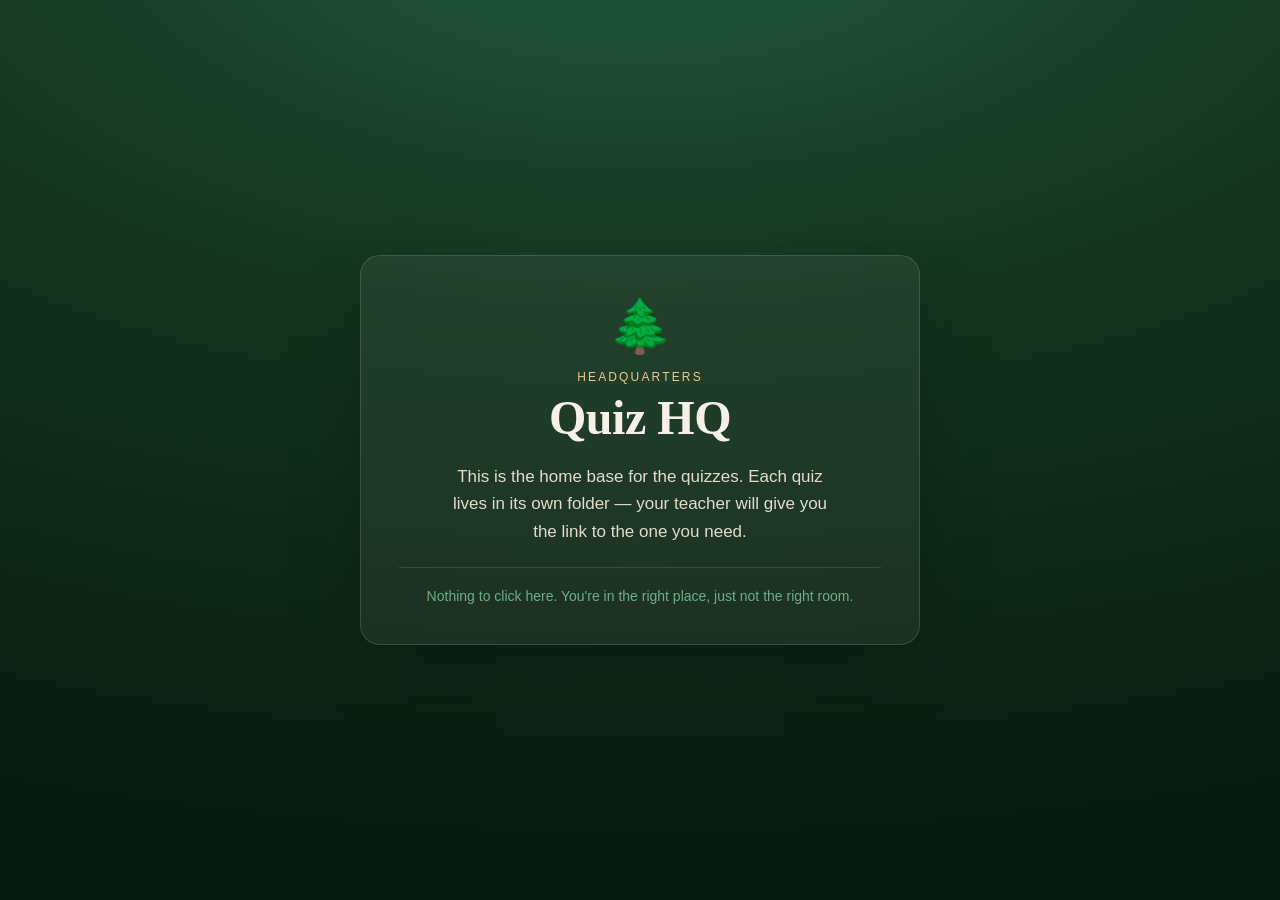
<file: index.html>
<!DOCTYPE html>
<html lang="en">
<head>
  <meta charset="UTF-8" />
  <meta name="viewport" content="width=device-width, initial-scale=1.0" />
  <title>Quiz HQ</title>
  <link rel="stylesheet" href="styles.css" />
  <link rel="icon" href="data:image/svg+xml,<svg xmlns='http://www.w3.org/2000/svg' viewBox='0 0 100 100'><text y='.9em' font-size='90'>🌲</text></svg>" />
</head>
<body>
  <main class="hq">
    <div class="card">
      <div class="mark" aria-hidden="true">🌲</div>
      <p class="eyebrow">Headquarters</p>
      <h1>Quiz HQ</h1>
      <p class="lede">
        This is the home base for the quizzes. Each quiz lives in its own
        folder — your teacher will give you the link to the one you need.
      </p>
      <p class="note">Nothing to click here. You're in the right place, just not the right room.</p>
    </div>
  </main>
</body>
</html>
</file>
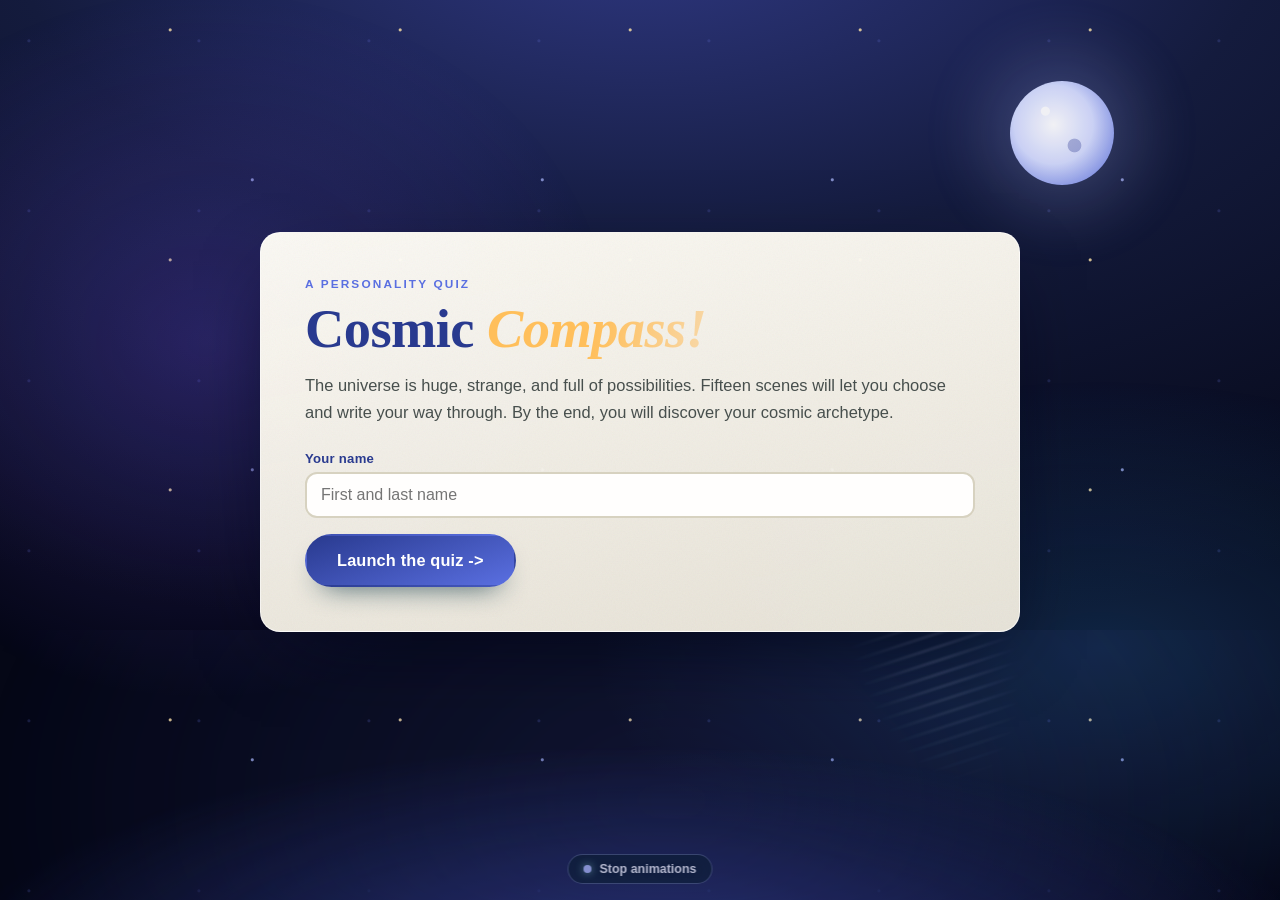
<file: 10th/index.html>
﻿<!DOCTYPE html>
<html lang="en">
<head>
  <meta charset="UTF-8" />
  <meta name="viewport" content="width=device-width, initial-scale=1.0" />
  <title>Cosmic Compass!</title>
  <link rel="stylesheet" href="styles.css" />
  <link rel="icon" href="data:image/svg+xml,<svg xmlns='http://www.w3.org/2000/svg' viewBox='0 0 100 100'><text y='.9em' font-size='90'>#</text></svg>" />
</head>
<body>
  <div class="lakeside" aria-hidden="true">
    <div class="dawnglow"></div>
    <div class="sun"></div>
    <div class="ridge ridge--far"></div>
    <div class="ridge ridge--near"></div>
    <div class="lake">
      <div class="sheen"></div>
      <div class="ripples">
        <i></i><i></i><i></i><i></i><i></i>
      </div>
      <div class="mist"></div>
    </div>
    <div class="reeds reeds--left">
      <span class="reed"></span><span class="reed"></span><span class="reed"></span>
    </div>
    <div class="reeds reeds--right">
      <span class="reed"></span><span class="reed"></span><span class="reed"></span><span class="reed"></span>
    </div>
    <div class="skimmers">
      <i></i><i></i><i></i><i></i>
    </div>
    <div class="driftfall">
      <span>*</span><span>+</span><span>o</span><span>.</span><span>#</span><span>x</span>
    </div>
  </div>

  <div class="confetti" id="confetti" aria-hidden="true"></div>

  <main class="stage">
    <section id="screen-start" class="screen is-active">
      <div class="card card--intro">
        <p class="eyebrow">A personality quiz</p>
        <h1 class="title">Cosmic <em>Compass!</em></h1>
        <p class="lede">
          The universe is huge, strange, and full of possibilities. Fifteen scenes
          will let you choose and write your way through. By the end, you will
          discover your cosmic archetype.
        </p>

        <form id="start-form" class="start-form" novalidate>
          <label class="field">
            <span class="field__label">Your name</span>
            <input id="student-name" name="name" type="text" autocomplete="name"
                   placeholder="First and last name" required />
          </label>
          <p id="start-error" class="error" role="alert" hidden></p>
          <button type="submit" class="btn btn--primary btn--big">Launch the quiz -></button>
        </form>

        <p id="resume-note" class="resume" hidden>
          Found saved answers from earlier.
          <button type="button" id="resume-btn" class="linkbtn">Pick up where you left off</button>
          ·
          <button type="button" id="discard-btn" class="linkbtn linkbtn--quiet">Start over</button>
        </p>
      </div>
    </section>

    <section id="screen-quiz" class="screen">
      <header class="quizbar">
        <div class="quizbar__row">
          <span class="counter">Question <b id="q-current">1</b> of <b id="q-total">15</b></span>
          <span id="q-kind" class="pill">Multiple choice</span>
        </div>
        <p class="section-label" id="q-section" hidden></p>
        <div class="trail">
          <div class="trail__track">
            <div class="progress" role="progressbar" aria-valuemin="0" aria-valuemax="100"
                 aria-valuenow="0" aria-label="Quiz progress">
              <div class="progress__fill" id="progress-fill"></div>
            </div>
            <span class="trail__walker" id="trail-walker"><b>#</b></span>
          </div>
          <span class="trail__goal">O</span>
        </div>
      </header>

      <div class="card card--question" id="question-card">
        <form id="question-form" novalidate>
          <h2 class="question" id="question-text"></h2>
          <div class="directions" id="directions" hidden>
            <p class="directions__text" id="question-prompt"></p>
            <p class="directions__req" id="question-req"></p>
          </div>

          <div class="choices" id="choices" role="radiogroup" aria-labelledby="question-text"></div>

          <div class="written" id="written" hidden>
            <textarea id="answer-text" rows="9" spellcheck="true"></textarea>
            <p class="nopaste" id="nopaste" role="alert" hidden>
              Copy and paste are turned off, so please type your answer in your own words.
            </p>
          </div>

          <p id="q-error" class="error" role="alert" hidden></p>

          <div class="nav">
            <button type="button" id="back-btn" class="btn btn--ghost"><- Back</button>
            <button type="submit" id="next-btn" class="btn btn--primary">Next -></button>
          </div>
        </form>
      </div>

      <p class="hint" id="keyhint">Tip: press <kbd>1</kbd>-<kbd>4</kbd> to choose, <kbd>Enter</kbd> to continue.</p>
    </section>

    <section id="screen-results" class="screen">
      <div class="card card--result">
        <div class="result__badge" id="result-emoji">#</div>
        <p class="eyebrow" id="result-for"></p>
        <h1 class="result__title" id="result-heading"></h1>
        <p class="result__desc" id="result-desc"></p>

        <div class="tally" id="tally"></div>

        <div class="result__actions">
          <button type="button" id="pdf-btn" class="btn btn--primary btn--big">Save my answers as a PDF</button>
        </div>
        <p class="turnin">
          This is the last step. Save the PDF and turn it in so your teacher gets your answers.
        </p>

        <div class="result__secondary">
          <button type="button" id="trouble-btn" class="btn btn--ghost">PDF not working?</button>
        </div>
      </div>

      <div class="card card--fallback" id="fallback" hidden>
        <h2 class="fallback__title">Backup plan</h2>
        <p class="fallback__lede">
          If the PDF won't save, use the image instead. It saves every answer
          below as one tall picture you can upload.
        </p>

        <div class="fallback__actions">
          <button type="button" id="png-btn" class="btn btn--primary">Save all my answers as a PNG</button>
          <button type="button" id="print-btn" class="btn btn--ghost">Use the print dialog instead</button>
        </div>

        <div class="helpnote" id="helpnote">
          <p class="helpnote__title">! If neither one works</p>
          <p class="helpnote__body">
            Don't close this tab. Tell <span id="teacher-name">your teacher</span>
            right away<span id="teacher-contact"></span> so your work doesn't get lost.
          </p>
        </div>

        <h3 class="fallback__subtitle">Everything you wrote</h3>
        <ol class="answers" id="answers"></ol>
      </div>

      <p class="danger-zone no-print">
        Want to start over fresh?
        <button type="button" id="restart-btn" class="linkbtn linkbtn--danger">Hit this button</button>
      </p>
    </section>

  </main>

  <div class="modal no-print" id="confirm-modal" hidden>
    <div class="modal__backdrop" data-close="confirm"></div>
    <div class="modal__panel" role="dialog" aria-modal="true" aria-labelledby="confirm-title">
      <div class="modal__icon">PDF</div>
      <h2 class="modal__title" id="confirm-title">Ready to export your PDF?</h2>
      <p class="modal__body">
        You've answered all 15 questions. Next you'll see your cosmic archetype and save your answers as a PDF.
      </p>
      <p class="modal__note">
        Want to fix an answer first? Choose <i>Let me check again</i> and use the
        <b>Back</b> button to review your answers.
      </p>
      <div class="modal__actions">
        <button type="button" class="btn btn--primary" id="confirm-yes">Yes, I'm ready</button>
        <button type="button" class="btn btn--ghost" data-close="confirm">Let me check again</button>
      </div>
    </div>
  </div>

  <article id="print-sheet" aria-hidden="true">
    <header class="sheet__head">
      <h1>Cosmic Compass! - Find Your Cosmic Archetype</h1>
      <table class="sheet__meta">
        <tr><th>Name</th><td id="print-name"></td></tr>
        <tr><th>Completed</th><td id="print-date"></td></tr>
        <tr><th>Result</th><td id="print-result"></td></tr>
        <tr><th>Points</th><td id="print-tally"></td></tr>
      </table>
    </header>
    <ol class="sheet__list" id="print-list"></ol>
  </article>

  <button type="button" id="motion-toggle" class="motion-toggle no-print" aria-pressed="false">
    <span class="motion-toggle__dot" aria-hidden="true"></span>
    <span id="motion-label">Stop animations</span>
  </button>

  <script src="questions.js"></script>
  <script src="pdf.js"></script>
  <script src="app.js"></script>
</body>
</html>
</file>
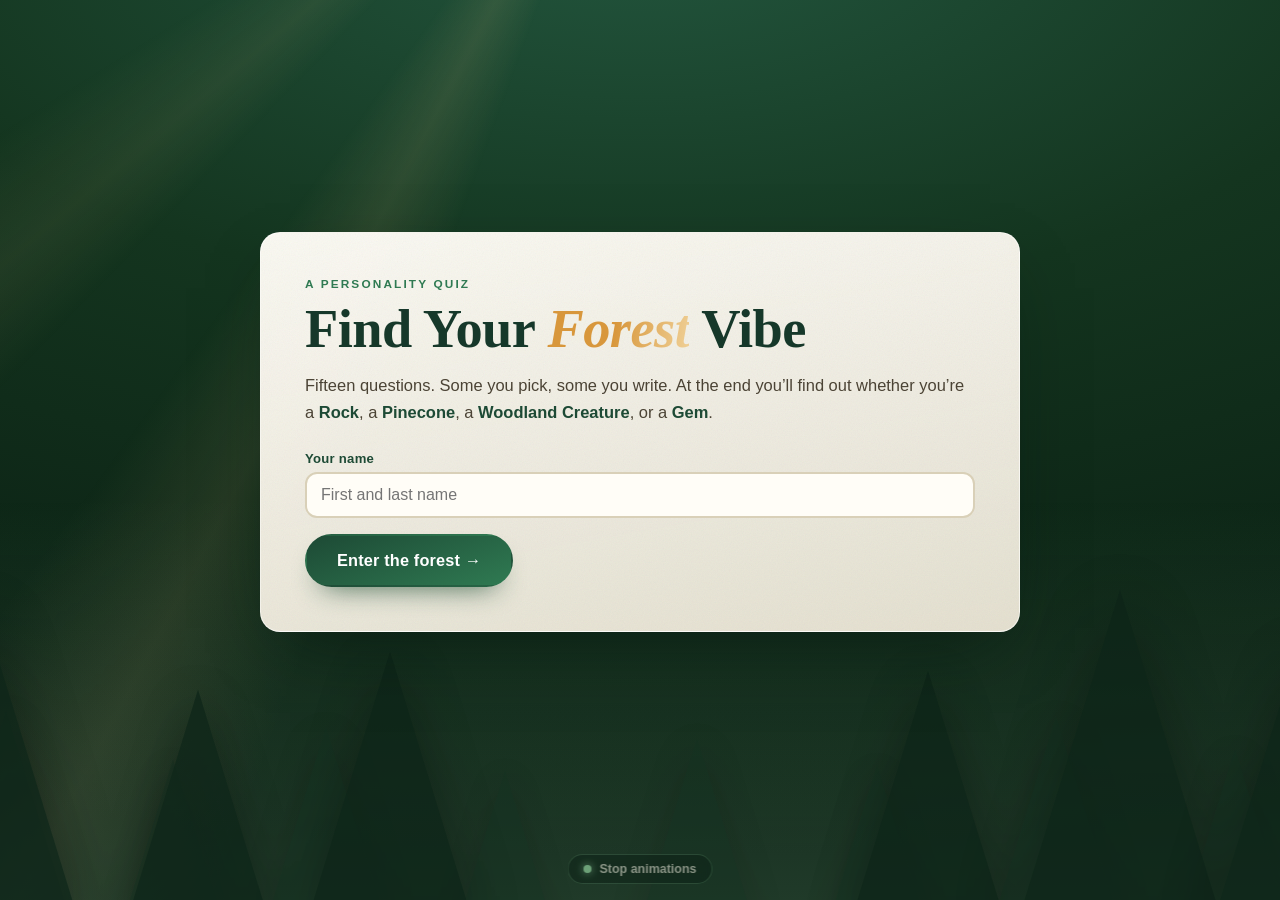
<file: 6th/index.html>
<!DOCTYPE html>
<html lang="en">
<head>
  <meta charset="UTF-8" />
  <meta name="viewport" content="width=device-width, initial-scale=1.0" />
  <title>Find Your Forest Vibe</title>
  <link rel="stylesheet" href="styles.css" />
  <link rel="icon" href="data:image/svg+xml,<svg xmlns='http://www.w3.org/2000/svg' viewBox='0 0 100 100'><text y='.9em' font-size='90'>🌲</text></svg>" />
</head>
<body>
  <!-- decorative background -->
  <div class="canopy" aria-hidden="true">
    <div class="rays"></div>
    <div class="fog"></div>
    <div class="trees trees--far">
      <span class="tree"></span><span class="tree"></span><span class="tree"></span>
      <span class="tree"></span><span class="tree"></span><span class="tree"></span>
      <span class="tree"></span><span class="tree"></span>
    </div>
    <div class="trees trees--near">
      <span class="tree"></span><span class="tree"></span><span class="tree"></span>
      <span class="tree"></span><span class="tree"></span><span class="tree"></span>
    </div>
    <div class="fireflies">
      <i></i><i></i><i></i><i></i><i></i><i></i><i></i><i></i><i></i><i></i><i></i><i></i>
    </div>
    <div class="leaffall">
      <span>🍃</span><span>🍂</span><span>🍃</span><span>🌿</span><span>🍂</span><span>🍃</span>
    </div>
  </div>

  <div class="confetti" id="confetti" aria-hidden="true"></div>

  <main class="stage">

    <!-- ───────────────────── START ───────────────────── -->
    <section id="screen-start" class="screen is-active">
      <div class="card card--intro">
        <p class="eyebrow">A personality quiz</p>
        <h1 class="title">Find Your <em>Forest</em> Vibe</h1>
        <p class="lede">
          Fifteen questions. Some you pick, some you write.
          At the end you’ll find out whether you’re a
          <strong>Rock</strong>, a <strong>Pinecone</strong>,
          a <strong>Woodland Creature</strong>, or a <strong>Gem</strong>.
        </p>

        <form id="start-form" class="start-form" novalidate>
          <label class="field">
            <span class="field__label">Your name</span>
            <input id="student-name" name="name" type="text" autocomplete="name"
                   placeholder="First and last name" required />
          </label>
          <p id="start-error" class="error" role="alert" hidden></p>
          <button type="submit" class="btn btn--primary btn--big">Enter the forest →</button>
        </form>

        <p id="resume-note" class="resume" hidden>
          Found saved answers from earlier.
          <button type="button" id="resume-btn" class="linkbtn">Pick up where you left off</button>
          ·
          <button type="button" id="discard-btn" class="linkbtn linkbtn--quiet">Start over</button>
        </p>
      </div>
    </section>

    <!-- ───────────────────── QUIZ ───────────────────── -->
    <section id="screen-quiz" class="screen">
      <header class="quizbar">
        <div class="quizbar__row">
          <span class="counter">Question <b id="q-current">1</b> of <b id="q-total">15</b></span>
          <span id="q-kind" class="pill">Multiple choice</span>
        </div>
        <div class="trail">
          <div class="trail__track">
            <div class="progress" role="progressbar" aria-valuemin="0" aria-valuemax="100"
                 aria-valuenow="0" aria-label="Quiz progress">
              <div class="progress__fill" id="progress-fill"></div>
            </div>
            <span class="trail__walker" id="trail-walker"><b>🐿️</b></span>
          </div>
          <span class="trail__goal">🌲</span>
        </div>
      </header>

      <div class="card card--question" id="question-card">
        <form id="question-form" novalidate>
          <h2 class="question" id="question-text"></h2>
          <div class="directions" id="directions" hidden>
            <p class="directions__text" id="question-prompt"></p>
            <p class="directions__req" id="question-req"></p>
          </div>

          <!-- choices get injected here -->
          <div class="choices" id="choices" role="radiogroup" aria-labelledby="question-text"></div>

          <!-- written response -->
          <div class="written" id="written" hidden>
            <textarea id="answer-text" rows="9" spellcheck="true"></textarea>
            <p class="nopaste" id="nopaste" role="alert" hidden>
              🔒 Copy and paste are turned off — please type your answer in your own words.
            </p>
          </div>

          <p id="q-error" class="error" role="alert" hidden></p>

          <div class="nav">
            <button type="button" id="back-btn" class="btn btn--ghost">← Back</button>
            <button type="submit" id="next-btn" class="btn btn--primary">Next →</button>
          </div>
        </form>
      </div>

      <p class="hint" id="keyhint">Tip: press <kbd>1</kbd>–<kbd>4</kbd> to choose, <kbd>Enter</kbd> to continue.</p>
    </section>

    <!-- ───────────────────── RESULTS ───────────────────── -->
    <section id="screen-results" class="screen">
      <div class="card card--result">
        <div class="result__badge" id="result-emoji">🌲</div>
        <p class="eyebrow" id="result-for"></p>
        <h1 class="result__title" id="result-heading"></h1>
        <p class="result__desc" id="result-desc"></p>

        <div class="tally" id="tally"></div>

        <div class="result__actions">
          <button type="button" id="pdf-btn" class="btn btn--primary btn--big">⬇ Save my answers as a PDF</button>
        </div>
        <p class="turnin">
          This is the last step — save the PDF and turn it in so your teacher
          gets your written answers.
        </p>

        <div class="result__secondary">
          <button type="button" id="trouble-btn" class="btn btn--ghost">PDF not working?</button>
        </div>
      </div>

      <!-- only opened by the "PDF not working?" button -->
      <div class="card card--fallback" id="fallback" hidden>
        <h2 class="fallback__title">Backup plan</h2>
        <p class="fallback__lede">
          If the PDF won’t save, use the image instead. It saves every answer
          below as one tall picture you can upload to Schoology.
        </p>

        <div class="fallback__actions">
          <button type="button" id="png-btn" class="btn btn--primary">🖼️ Save all my answers as a PNG</button>
          <button type="button" id="print-btn" class="btn btn--ghost">Use the print dialog instead</button>
        </div>

        <div class="helpnote" id="helpnote">
          <p class="helpnote__title">⚠️ If neither one works</p>
          <p class="helpnote__body">
            Don’t close this tab. Tell <span id="teacher-name">your teacher</span>
            right away<span id="teacher-contact"></span> so your work doesn’t get lost —
            they can help you save it another way.
          </p>
        </div>

        <h3 class="fallback__subtitle">Everything you wrote</h3>
        <ol class="answers" id="answers"></ol>
      </div>

      <p class="danger-zone no-print">
        Want to start over fresh?
        <button type="button" id="restart-btn" class="linkbtn linkbtn--danger">Hit this button</button>
      </p>
    </section>

  </main>

  <!-- ─────────────── final submission check ─────────────── -->
  <div class="modal no-print" id="confirm-modal" hidden>
    <div class="modal__backdrop" data-close="confirm"></div>
    <div class="modal__panel" role="dialog" aria-modal="true" aria-labelledby="confirm-title">
      <div class="modal__icon">📄</div>
      <h2 class="modal__title" id="confirm-title">Ready to export your PDF?</h2>
      <p class="modal__body">
        You’ve answered all 15 questions. Next you’ll see your forest
        personality and save your answers as a PDF to turn in.
      </p>
      <p class="modal__note">
        Want to fix an answer first? Choose <i>Let me check again</i> and use the
        <b>Back</b> button to look through your answers.
      </p>
      <div class="modal__actions">
        <button type="button" class="btn btn--primary" id="confirm-yes">Yes — I’m ready</button>
        <button type="button" class="btn btn--ghost" data-close="confirm">Let me check again</button>
      </div>
    </div>
  </div>

  <!-- Never shown on screen. This is what the PDF / printout is made of. -->
  <article id="print-sheet" aria-hidden="true">
    <header class="sheet__head">
      <h1>Find Your Forest Vibe</h1>
      <table class="sheet__meta">
        <tr><th>Name</th><td id="print-name"></td></tr>
        <tr><th>Completed</th><td id="print-date"></td></tr>
        <tr><th>Result</th><td id="print-result"></td></tr>
        <tr><th>Points</th><td id="print-tally"></td></tr>
      </table>
    </header>
    <ol class="sheet__list" id="print-list"></ol>
  </article>

  <button type="button" id="motion-toggle" class="motion-toggle no-print" aria-pressed="false">
    <span class="motion-toggle__dot" aria-hidden="true"></span>
    <span id="motion-label">Stop animations</span>
  </button>

  <script src="questions.js"></script>
  <script src="pdf.js"></script>
  <script src="app.js"></script>
</body>
</html>
</file>
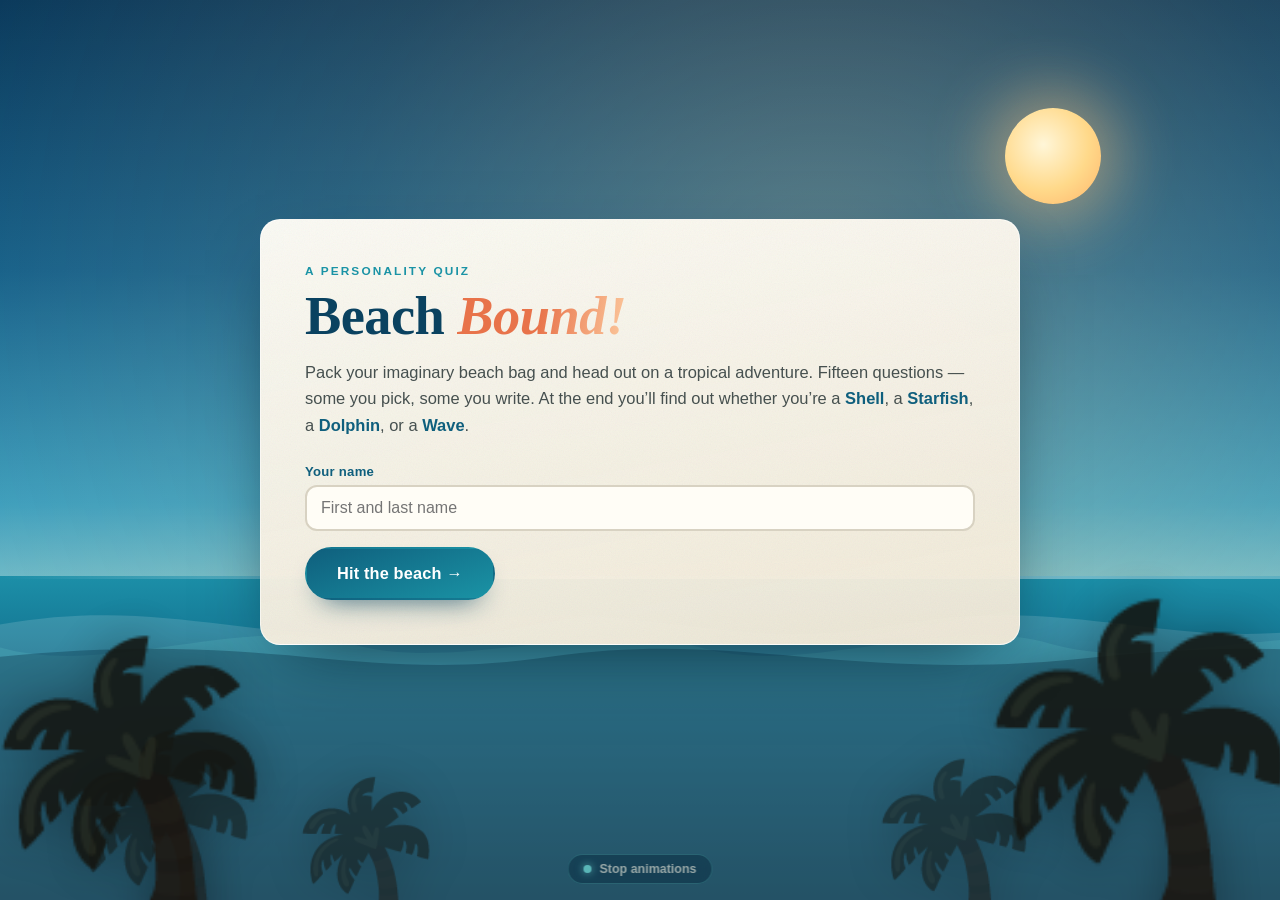
<file: 7th/index.html>
<!DOCTYPE html>
<html lang="en">
<head>
  <meta charset="UTF-8" />
  <meta name="viewport" content="width=device-width, initial-scale=1.0" />
  <title>Beach Bound!</title>
  <link rel="stylesheet" href="styles.css" />
  <link rel="icon" href="data:image/svg+xml,<svg xmlns='http://www.w3.org/2000/svg' viewBox='0 0 100 100'><text y='.9em' font-size='90'>🌴</text></svg>" />
</head>
<body> 
  <!-- decorative background -->
  <div class="seascape" aria-hidden="true">
    <div class="sunglow"></div>
    <div class="sun"></div>
    <div class="gulls">
      <i></i><i></i><i></i><i></i><i></i>
    </div>
    <div class="ocean">
      <div class="swell swell--far"></div>
      <div class="swell swell--mid"></div>
      <div class="swell swell--near"></div>
      <div class="foam"></div>
    </div>
    <div class="palms palms--far">
      <span class="palm"></span><span class="palm"></span><span class="palm"></span>
    </div>
    <div class="palms palms--near">
      <span class="palm"></span><span class="palm"></span>
    </div>
    <div class="bubbles">
      <i></i><i></i><i></i><i></i><i></i><i></i><i></i><i></i><i></i><i></i>
    </div>
    <div class="driftfall">
      <span>🐚</span><span>🌺</span><span>⭐</span><span>🐚</span><span>🌺</span><span>🍃</span>
    </div>
  </div>

  <div class="confetti" id="confetti" aria-hidden="true"></div>

  <main class="stage">

    <!-- ───────────────────── START ───────────────────── -->
    <section id="screen-start" class="screen is-active">
      <div class="card card--intro">
        <p class="eyebrow">A personality quiz</p>
        <h1 class="title">Beach <em>Bound!</em></h1>
        <p class="lede">
          Pack your imaginary beach bag and head out on a tropical adventure.
          Fifteen questions — some you pick, some you write. At the end you’ll
          find out whether you’re a
          <strong>Shell</strong>, a <strong>Starfish</strong>,
          a <strong>Dolphin</strong>, or a <strong>Wave</strong>.
        </p>

        <form id="start-form" class="start-form" novalidate>
          <label class="field">
            <span class="field__label">Your name</span>
            <input id="student-name" name="name" type="text" autocomplete="name"
                   placeholder="First and last name" required />
          </label>
          <p id="start-error" class="error" role="alert" hidden></p>
          <button type="submit" class="btn btn--primary btn--big">Hit the beach →</button>
        </form>

        <p id="resume-note" class="resume" hidden>
          Found saved answers from earlier.
          <button type="button" id="resume-btn" class="linkbtn">Pick up where you left off</button>
          ·
          <button type="button" id="discard-btn" class="linkbtn linkbtn--quiet">Start over</button>
        </p>
      </div>
    </section>

    <!-- ───────────────────── QUIZ ───────────────────── -->
    <section id="screen-quiz" class="screen">
      <header class="quizbar">
        <div class="quizbar__row">
          <span class="counter">Question <b id="q-current">1</b> of <b id="q-total">15</b></span>
          <span id="q-kind" class="pill">Multiple choice</span>
        </div>
        <p class="section-label" id="q-section" hidden></p>
        <div class="trail">
          <div class="trail__track">
            <div class="progress" role="progressbar" aria-valuemin="0" aria-valuemax="100"
                 aria-valuenow="0" aria-label="Quiz progress">
              <div class="progress__fill" id="progress-fill"></div>
            </div>
            <span class="trail__walker" id="trail-walker"><b>🏄</b></span>
          </div>
          <span class="trail__goal">🏝️</span>
        </div>
      </header>

      <div class="card card--question" id="question-card">
        <form id="question-form" novalidate>
          <h2 class="question" id="question-text"></h2>
          <div class="directions" id="directions" hidden>
            <p class="directions__text" id="question-prompt"></p>
            <p class="directions__req" id="question-req"></p>
          </div>

          <!-- choices get injected here -->
          <div class="choices" id="choices" role="radiogroup" aria-labelledby="question-text"></div>

          <!-- written response -->
          <div class="written" id="written" hidden>
            <textarea id="answer-text" rows="9" spellcheck="true"></textarea>
            <p class="nopaste" id="nopaste" role="alert" hidden>
              🔒 Copy and paste are turned off — please type your answer in your own words.
            </p>
          </div>

          <p id="q-error" class="error" role="alert" hidden></p>

          <div class="nav">
            <button type="button" id="back-btn" class="btn btn--ghost">← Back</button>
            <button type="submit" id="next-btn" class="btn btn--primary">Next →</button>
          </div>
        </form>
      </div>

      <p class="hint" id="keyhint">Tip: press <kbd>1</kbd>–<kbd>4</kbd> to choose, <kbd>Enter</kbd> to continue.</p>
    </section>

    <!-- ───────────────────── RESULTS ───────────────────── -->
    <section id="screen-results" class="screen">
      <div class="card card--result">
        <div class="result__badge" id="result-emoji">🌴</div>
        <p class="eyebrow" id="result-for"></p>
        <h1 class="result__title" id="result-heading"></h1>
        <p class="result__desc" id="result-desc"></p>

        <div class="tally" id="tally"></div>

        <div class="result__actions">
          <button type="button" id="pdf-btn" class="btn btn--primary btn--big">⬇ Save my answers as a PDF</button>
        </div>
        <p class="turnin">
          This is the last step — save the PDF and turn it in so your teacher
          gets your written answers.
        </p>

        <div class="result__secondary">
          <button type="button" id="trouble-btn" class="btn btn--ghost">PDF not working?</button>
        </div>
      </div>

      <!-- only opened by the "PDF not working?" button -->
      <div class="card card--fallback" id="fallback" hidden>
        <h2 class="fallback__title">Backup plan</h2>
        <p class="fallback__lede">
          If the PDF won’t save, use the image instead. It saves every answer
          below as one tall picture you can upload to Schoology.
        </p>

        <div class="fallback__actions">
          <button type="button" id="png-btn" class="btn btn--primary">🖼️ Save all my answers as a PNG</button>
          <button type="button" id="print-btn" class="btn btn--ghost">Use the print dialog instead</button>
        </div>

        <div class="helpnote" id="helpnote">
          <p class="helpnote__title">⚠️ If neither one works</p>
          <p class="helpnote__body">
            Don’t close this tab. Tell <span id="teacher-name">your teacher</span>
            right away<span id="teacher-contact"></span> so your work doesn’t get lost —
            they can help you save it another way.
          </p>
        </div>

        <h3 class="fallback__subtitle">Everything you wrote</h3>
        <ol class="answers" id="answers"></ol>
      </div>

      <p class="danger-zone no-print">
        Want to start over fresh?
        <button type="button" id="restart-btn" class="linkbtn linkbtn--danger">Hit this button</button>
      </p>
    </section>

  </main>

  <!-- ─────────────── final submission check ─────────────── -->
  <div class="modal no-print" id="confirm-modal" hidden>
    <div class="modal__backdrop" data-close="confirm"></div>
    <div class="modal__panel" role="dialog" aria-modal="true" aria-labelledby="confirm-title">
      <div class="modal__icon">📄</div>
      <h2 class="modal__title" id="confirm-title">Ready to export your PDF?</h2>
      <p class="modal__body">
        You’ve answered all 15 questions. Next you’ll see your island
        personality and save your answers as a PDF to turn in.
      </p>
      <p class="modal__note">
        Want to fix an answer first? Choose <i>Let me check again</i> and use the
        <b>Back</b> button to look through your answers.
      </p>
      <div class="modal__actions">
        <button type="button" class="btn btn--primary" id="confirm-yes">Yes — I’m ready</button>
        <button type="button" class="btn btn--ghost" data-close="confirm">Let me check again</button>
      </div>
    </div>
  </div>

  <!-- Never shown on screen. This is what the PDF / printout is made of. -->
  <article id="print-sheet" aria-hidden="true">
    <header class="sheet__head">
      <h1>Beach Bound! — Discover Your Island Personality</h1>
      <table class="sheet__meta">
        <tr><th>Name</th><td id="print-name"></td></tr>
        <tr><th>Completed</th><td id="print-date"></td></tr>
        <tr><th>Result</th><td id="print-result"></td></tr>
        <tr><th>Points</th><td id="print-tally"></td></tr>
      </table>
    </header>
    <ol class="sheet__list" id="print-list"></ol>
  </article>

  <button type="button" id="motion-toggle" class="motion-toggle no-print" aria-pressed="false">
    <span class="motion-toggle__dot" aria-hidden="true"></span>
    <span id="motion-label">Stop animations</span>
  </button>

  <script src="questions.js"></script>
  <script src="pdf.js"></script>
  <script src="app.js"></script>
</body>
</html>
</file>
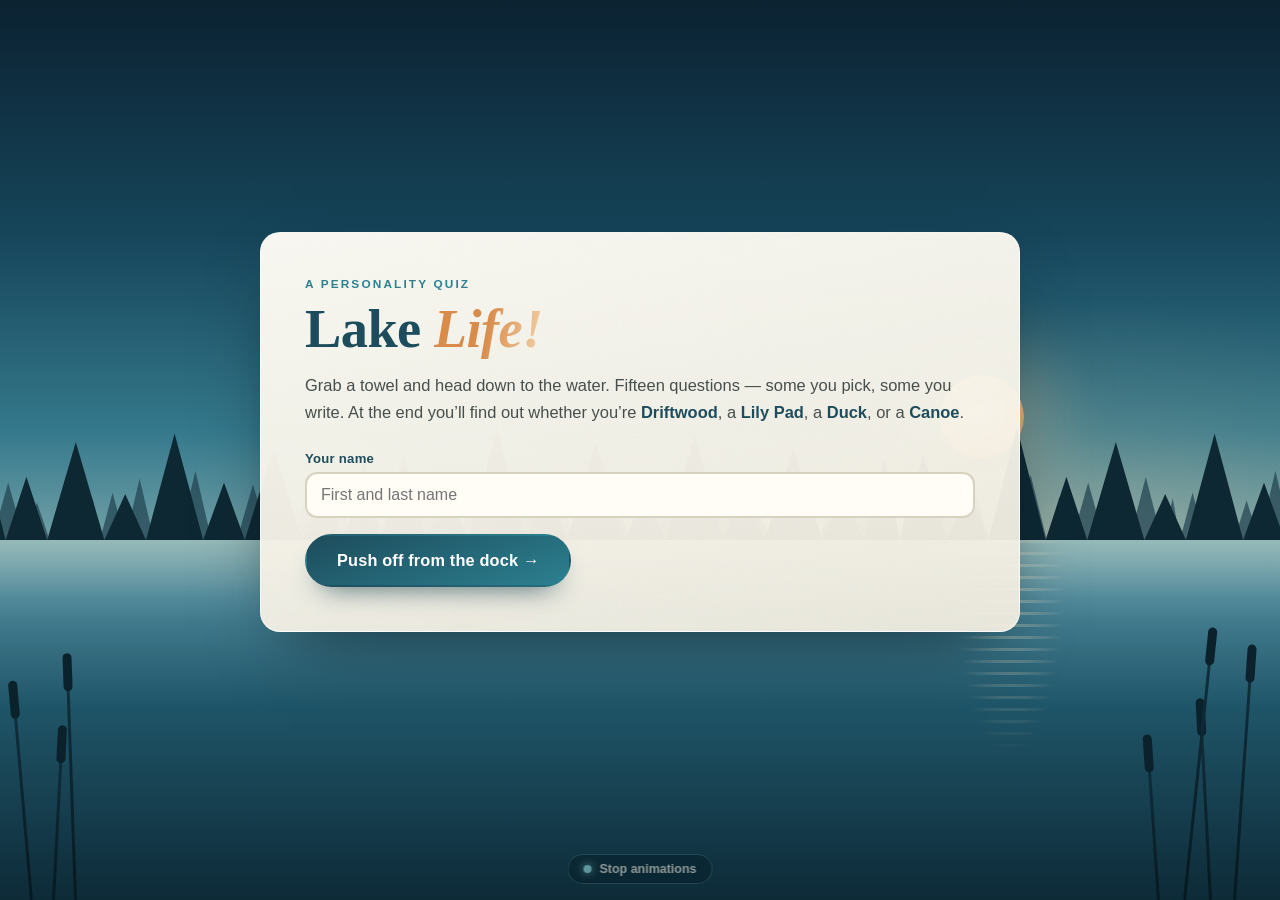
<file: 8th/index.html>
<!DOCTYPE html>
<html lang="en">
<head>
  <meta charset="UTF-8" />
  <meta name="viewport" content="width=device-width, initial-scale=1.0" />
  <title>Lake Life!</title>
  <link rel="stylesheet" href="styles.css" />
  <link rel="icon" href="data:image/svg+xml,<svg xmlns='http://www.w3.org/2000/svg' viewBox='0 0 100 100'><text y='.9em' font-size='90'>🛶</text></svg>" />
</head>
<body>
  <!-- decorative background -->
  <div class="lakeside" aria-hidden="true">
    <div class="dawnglow"></div>
    <div class="sun"></div>
    <div class="ridge ridge--far"></div>
    <div class="ridge ridge--near"></div>
    <div class="lake">
      <div class="sheen"></div>
      <div class="ripples">
        <i></i><i></i><i></i><i></i><i></i>
      </div>
      <div class="mist"></div>
    </div>
    <div class="reeds reeds--left">
      <span class="reed"></span><span class="reed"></span><span class="reed"></span>
    </div>
    <div class="reeds reeds--right">
      <span class="reed"></span><span class="reed"></span><span class="reed"></span><span class="reed"></span>
    </div>
    <div class="skimmers">
      <i></i><i></i><i></i><i></i>
    </div>
    <div class="driftfall">
      <span>🍃</span><span>🍂</span><span>🍃</span><span>🌾</span><span>🍂</span><span>🍃</span>
    </div>
  </div>

  <div class="confetti" id="confetti" aria-hidden="true"></div>

  <main class="stage">

    <!-- ───────────────────── START ───────────────────── -->
    <section id="screen-start" class="screen is-active">
      <div class="card card--intro">
        <p class="eyebrow">A personality quiz</p>
        <h1 class="title">Lake <em>Life!</em></h1>
        <p class="lede">
          Grab a towel and head down to the water. Fifteen questions — some you
          pick, some you write. At the end you’ll find out whether you’re
          <strong>Driftwood</strong>, a <strong>Lily Pad</strong>,
          a <strong>Duck</strong>, or a <strong>Canoe</strong>.
        </p>

        <form id="start-form" class="start-form" novalidate>
          <label class="field">
            <span class="field__label">Your name</span>
            <input id="student-name" name="name" type="text" autocomplete="name"
                   placeholder="First and last name" required />
          </label>
          <p id="start-error" class="error" role="alert" hidden></p>
          <button type="submit" class="btn btn--primary btn--big">Push off from the dock →</button>
        </form>

        <p id="resume-note" class="resume" hidden>
          Found saved answers from earlier.
          <button type="button" id="resume-btn" class="linkbtn">Pick up where you left off</button>
          ·
          <button type="button" id="discard-btn" class="linkbtn linkbtn--quiet">Start over</button>
        </p>
      </div>
    </section>

    <!-- ───────────────────── QUIZ ───────────────────── -->
    <section id="screen-quiz" class="screen">
      <header class="quizbar">
        <div class="quizbar__row">
          <span class="counter">Question <b id="q-current">1</b> of <b id="q-total">15</b></span>
          <span id="q-kind" class="pill">Multiple choice</span>
        </div>
        <p class="section-label" id="q-section" hidden></p>
        <div class="trail">
          <div class="trail__track">
            <div class="progress" role="progressbar" aria-valuemin="0" aria-valuemax="100"
                 aria-valuenow="0" aria-label="Quiz progress">
              <div class="progress__fill" id="progress-fill"></div>
            </div>
            <span class="trail__walker" id="trail-walker"><b>🛶</b></span>
          </div>
          <span class="trail__goal">🏕️</span>
        </div>
      </header>

      <div class="card card--question" id="question-card">
        <form id="question-form" novalidate>
          <h2 class="question" id="question-text"></h2>
          <div class="directions" id="directions" hidden>
            <p class="directions__text" id="question-prompt"></p>
            <p class="directions__req" id="question-req"></p>
          </div>

          <!-- choices get injected here -->
          <div class="choices" id="choices" role="radiogroup" aria-labelledby="question-text"></div>

          <!-- written response -->
          <div class="written" id="written" hidden>
            <textarea id="answer-text" rows="9" spellcheck="true"></textarea>
            <p class="nopaste" id="nopaste" role="alert" hidden>
              🔒 Copy and paste are turned off — please type your answer in your own words.
            </p>
          </div>

          <p id="q-error" class="error" role="alert" hidden></p>

          <div class="nav">
            <button type="button" id="back-btn" class="btn btn--ghost">← Back</button>
            <button type="submit" id="next-btn" class="btn btn--primary">Next →</button>
          </div>
        </form>
      </div>

      <p class="hint" id="keyhint">Tip: press <kbd>1</kbd>–<kbd>4</kbd> to choose, <kbd>Enter</kbd> to continue.</p>
    </section>

    <!-- ───────────────────── RESULTS ───────────────────── -->
    <section id="screen-results" class="screen">
      <div class="card card--result">
        <div class="result__badge" id="result-emoji">🛶</div>
        <p class="eyebrow" id="result-for"></p>
        <h1 class="result__title" id="result-heading"></h1>
        <p class="result__desc" id="result-desc"></p>

        <div class="tally" id="tally"></div>

        <div class="result__actions">
          <button type="button" id="pdf-btn" class="btn btn--primary btn--big">⬇ Save my answers as a PDF</button>
        </div>
        <p class="turnin">
          This is the last step — save the PDF and turn it in so your teacher
          gets your written answers.
        </p>

        <div class="result__secondary">
          <button type="button" id="trouble-btn" class="btn btn--ghost">PDF not working?</button>
        </div>
      </div>

      <!-- only opened by the "PDF not working?" button -->
      <div class="card card--fallback" id="fallback" hidden>
        <h2 class="fallback__title">Backup plan</h2>
        <p class="fallback__lede">
          If the PDF won’t save, use the image instead. It saves every answer
          below as one tall picture you can upload to Schoology.
        </p>

        <div class="fallback__actions">
          <button type="button" id="png-btn" class="btn btn--primary">🖼️ Save all my answers as a PNG</button>
          <button type="button" id="print-btn" class="btn btn--ghost">Use the print dialog instead</button>
        </div>

        <div class="helpnote" id="helpnote">
          <p class="helpnote__title">⚠️ If neither one works</p>
          <p class="helpnote__body">
            Don’t close this tab. Tell <span id="teacher-name">your teacher</span>
            right away<span id="teacher-contact"></span> so your work doesn’t get lost —
            they can help you save it another way.
          </p>
        </div>

        <h3 class="fallback__subtitle">Everything you wrote</h3>
        <ol class="answers" id="answers"></ol>
      </div>

      <p class="danger-zone no-print">
        Want to start over fresh?
        <button type="button" id="restart-btn" class="linkbtn linkbtn--danger">Hit this button</button>
      </p>
    </section>

  </main>

  <!-- ─────────────── final submission check ─────────────── -->
  <div class="modal no-print" id="confirm-modal" hidden>
    <div class="modal__backdrop" data-close="confirm"></div>
    <div class="modal__panel" role="dialog" aria-modal="true" aria-labelledby="confirm-title">
      <div class="modal__icon">📄</div>
      <h2 class="modal__title" id="confirm-title">Ready to export your PDF?</h2>
      <p class="modal__body">
        You’ve answered all 15 questions. Next you’ll see your lakeside
        personality and save your answers as a PDF to turn in.
      </p>
      <p class="modal__note">
        Want to fix an answer first? Choose <i>Let me check again</i> and use the
        <b>Back</b> button to look through your answers.
      </p>
      <div class="modal__actions">
        <button type="button" class="btn btn--primary" id="confirm-yes">Yes — I’m ready</button>
        <button type="button" class="btn btn--ghost" data-close="confirm">Let me check again</button>
      </div>
    </div>
  </div>

  <!-- Never shown on screen. This is what the PDF / printout is made of. -->
  <article id="print-sheet" aria-hidden="true">
    <header class="sheet__head">
      <h1>Lake Life! — Discover Your Lakeside Personality</h1>
      <table class="sheet__meta">
        <tr><th>Name</th><td id="print-name"></td></tr>
        <tr><th>Completed</th><td id="print-date"></td></tr>
        <tr><th>Result</th><td id="print-result"></td></tr>
        <tr><th>Points</th><td id="print-tally"></td></tr>
      </table>
    </header>
    <ol class="sheet__list" id="print-list"></ol>
  </article>

  <button type="button" id="motion-toggle" class="motion-toggle no-print" aria-pressed="false">
    <span class="motion-toggle__dot" aria-hidden="true"></span>
    <span id="motion-label">Stop animations</span>
  </button>

  <script src="questions.js"></script>
  <script src="pdf.js"></script>
  <script src="app.js"></script>
</body>
</html>
</file>
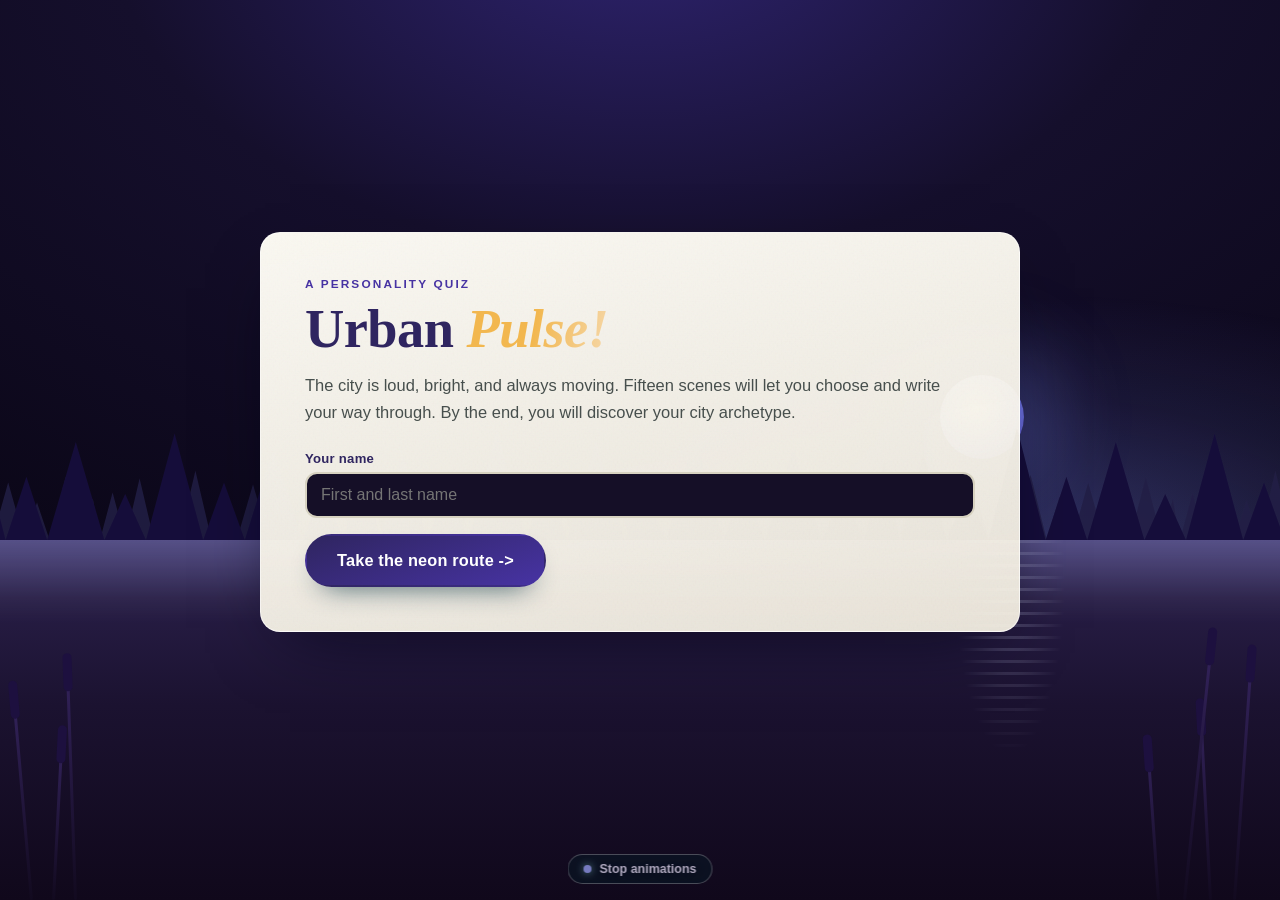
<file: 9th/index.html>
﻿<!DOCTYPE html>
<html lang="en">
<head>
  <meta charset="UTF-8" />
  <meta name="viewport" content="width=device-width, initial-scale=1.0" />
  <title>Urban Pulse!</title>
  <link rel="stylesheet" href="styles.css" />
  <link rel="icon" href="data:image/svg+xml,<svg xmlns='http://www.w3.org/2000/svg' viewBox='0 0 100 100'><text y='.9em' font-size='90'>#</text></svg>" />
</head>
<body>
  <div class="lakeside" aria-hidden="true">
    <div class="dawnglow"></div>
    <div class="sun"></div>
    <div class="ridge ridge--far"></div>
    <div class="ridge ridge--near"></div>
    <div class="lake">
      <div class="sheen"></div>
      <div class="ripples">
        <i></i><i></i><i></i><i></i><i></i>
      </div>
      <div class="mist"></div>
    </div>
    <div class="reeds reeds--left">
      <span class="reed"></span><span class="reed"></span><span class="reed"></span>
    </div>
    <div class="reeds reeds--right">
      <span class="reed"></span><span class="reed"></span><span class="reed"></span><span class="reed"></span>
    </div>
    <div class="skimmers">
      <i></i><i></i><i></i><i></i>
    </div>
    <div class="driftfall">
      <span>*</span><span>x</span><span>o</span><span>+</span><span>~</span><span>#</span>
    </div>
  </div>

  <div class="confetti" id="confetti" aria-hidden="true"></div>

  <main class="stage">
    <section id="screen-start" class="screen is-active">
      <div class="card card--intro">
        <p class="eyebrow">A personality quiz</p>
        <h1 class="title">Urban <em>Pulse!</em></h1>
        <p class="lede">
          The city is loud, bright, and always moving. Fifteen scenes will let you
          choose and write your way through. By the end, you will discover your
          city archetype.
        </p>

        <form id="start-form" class="start-form" novalidate>
          <label class="field">
            <span class="field__label">Your name</span>
            <input id="student-name" name="name" type="text" autocomplete="name"
                   placeholder="First and last name" required />
          </label>
          <p id="start-error" class="error" role="alert" hidden></p>
          <button type="submit" class="btn btn--primary btn--big">Take the neon route -></button>
        </form>

        <p id="resume-note" class="resume" hidden>
          Found saved answers from earlier.
          <button type="button" id="resume-btn" class="linkbtn">Pick up where you left off</button>
          ·
          <button type="button" id="discard-btn" class="linkbtn linkbtn--quiet">Start over</button>
        </p>
      </div>
    </section>

    <section id="screen-quiz" class="screen">
      <header class="quizbar">
        <div class="quizbar__row">
          <span class="counter">Question <b id="q-current">1</b> of <b id="q-total">15</b></span>
          <span id="q-kind" class="pill">Multiple choice</span>
        </div>
        <p class="section-label" id="q-section" hidden></p>
        <div class="trail">
          <div class="trail__track">
            <div class="progress" role="progressbar" aria-valuemin="0" aria-valuemax="100"
                 aria-valuenow="0" aria-label="Quiz progress">
              <div class="progress__fill" id="progress-fill"></div>
            </div>
            <span class="trail__walker" id="trail-walker"><b>#</b></span>
          </div>
          <span class="trail__goal">O</span>
        </div>
      </header>

      <div class="card card--question" id="question-card">
        <form id="question-form" novalidate>
          <h2 class="question" id="question-text"></h2>
          <div class="directions" id="directions" hidden>
            <p class="directions__text" id="question-prompt"></p>
            <p class="directions__req" id="question-req"></p>
          </div>

          <div class="choices" id="choices" role="radiogroup" aria-labelledby="question-text"></div>

          <div class="written" id="written" hidden>
            <textarea id="answer-text" rows="9" spellcheck="true"></textarea>
            <p class="nopaste" id="nopaste" role="alert" hidden>
              Copy and paste are turned off, so please type your answer in your own words.
            </p>
          </div>

          <p id="q-error" class="error" role="alert" hidden></p>

          <div class="nav">
            <button type="button" id="back-btn" class="btn btn--ghost"><- Back</button>
            <button type="submit" id="next-btn" class="btn btn--primary">Next -></button>
          </div>
        </form>
      </div>

      <p class="hint" id="keyhint">Tip: press <kbd>1</kbd>-<kbd>4</kbd> to choose, <kbd>Enter</kbd> to continue.</p>
    </section>

    <section id="screen-results" class="screen">
      <div class="card card--result">
        <div class="result__badge" id="result-emoji">#</div>
        <p class="eyebrow" id="result-for"></p>
        <h1 class="result__title" id="result-heading"></h1>
        <p class="result__desc" id="result-desc"></p>

        <div class="tally" id="tally"></div>

        <div class="result__actions">
          <button type="button" id="pdf-btn" class="btn btn--primary btn--big">Save my answers as a PDF</button>
        </div>
        <p class="turnin">
          This is the last step. Save the PDF and turn it in so your teacher gets your answers.
        </p>

        <div class="result__secondary">
          <button type="button" id="trouble-btn" class="btn btn--ghost">PDF not working?</button>
        </div>
      </div>

      <div class="card card--fallback" id="fallback" hidden>
        <h2 class="fallback__title">Backup plan</h2>
        <p class="fallback__lede">
          If the PDF won't save, use the image instead. It saves every answer
          below as one tall picture you can upload.
        </p>

        <div class="fallback__actions">
          <button type="button" id="png-btn" class="btn btn--primary">Save all my answers as a PNG</button>
          <button type="button" id="print-btn" class="btn btn--ghost">Use the print dialog instead</button>
        </div>

        <div class="helpnote" id="helpnote">
          <p class="helpnote__title">! If neither one works</p>
          <p class="helpnote__body">
            Don't close this tab. Tell <span id="teacher-name">your teacher</span>
            right away<span id="teacher-contact"></span> so your work doesn't get lost.
          </p>
        </div>

        <h3 class="fallback__subtitle">Everything you wrote</h3>
        <ol class="answers" id="answers"></ol>
      </div>

      <p class="danger-zone no-print">
        Want to start over fresh?
        <button type="button" id="restart-btn" class="linkbtn linkbtn--danger">Hit this button</button>
      </p>
    </section>

  </main>

  <div class="modal no-print" id="confirm-modal" hidden>
    <div class="modal__backdrop" data-close="confirm"></div>
    <div class="modal__panel" role="dialog" aria-modal="true" aria-labelledby="confirm-title">
      <div class="modal__icon">PDF</div>
      <h2 class="modal__title" id="confirm-title">Ready to export your PDF?</h2>
      <p class="modal__body">
        You've answered all 15 questions. Next you'll see your city archetype and save your answers as a PDF.
      </p>
      <p class="modal__note">
        Want to fix an answer first? Choose <i>Let me check again</i> and use the
        <b>Back</b> button to review your answers.
      </p>
      <div class="modal__actions">
        <button type="button" class="btn btn--primary" id="confirm-yes">Yes, I'm ready</button>
        <button type="button" class="btn btn--ghost" data-close="confirm">Let me check again</button>
      </div>
    </div>
  </div>

  <article id="print-sheet" aria-hidden="true">
    <header class="sheet__head">
      <h1>Urban Pulse! - Find Your City Archetype</h1>
      <table class="sheet__meta">
        <tr><th>Name</th><td id="print-name"></td></tr>
        <tr><th>Completed</th><td id="print-date"></td></tr>
        <tr><th>Result</th><td id="print-result"></td></tr>
        <tr><th>Points</th><td id="print-tally"></td></tr>
      </table>
    </header>
    <ol class="sheet__list" id="print-list"></ol>
  </article>

  <button type="button" id="motion-toggle" class="motion-toggle no-print" aria-pressed="false">
    <span class="motion-toggle__dot" aria-hidden="true"></span>
    <span id="motion-label">Stop animations</span>
  </button>

  <script src="questions.js"></script>
  <script src="pdf.js"></script>
  <script src="app.js"></script>
</body>
</html>
</file>
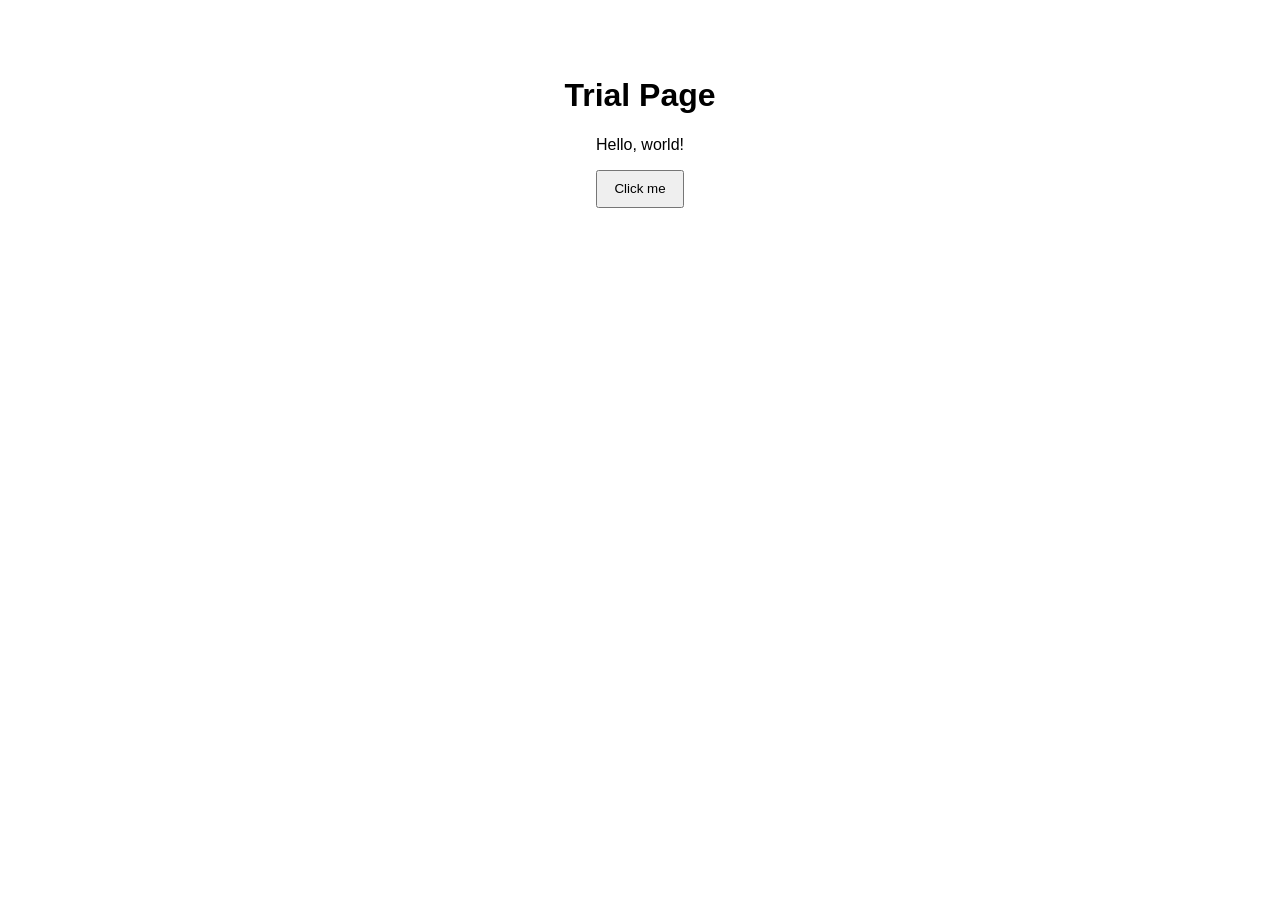
<file: trial/trial.html>
<!DOCTYPE html>
<html lang="en">
<head>
  <meta charset="UTF-8">
  <meta name="viewport" content="width=device-width, initial-scale=1.0">
  <title>Trial</title>
  <style>
    body {
      font-family: Arial, sans-serif;
      text-align: center;
      padding: 3rem;
    }

    button {
      padding: 0.6rem 1rem;
      cursor: pointer;
    }
  </style>
</head>
<body>
  <h1>Trial Page</h1>
  <p id="message">Hello, world!</p>
  <button id="button">Click me</button>

  <script>
    document.getElementById('button').addEventListener('click', () => {
      document.getElementById('message').textContent = 'It works!';
    });
  </script>
</body>
</html>
</file>
<file: styles.css>
/* ============================================================
   Quiz HQ — landing page
   ============================================================ */

:root {
  --moss-300:   #6fae83;
  --cream:      #f6f1e4;
  --cream-dim:  #e4dcc7;
  --amber-soft: #f0c987;

  --radius: 20px;
  --shadow: 0 26px 70px -30px rgba(6, 24, 15, .8);

  --serif: "Iowan Old Style", "Palatino Linotype", Palatino, Georgia, "Times New Roman", serif;
  --sans: -apple-system, BlinkMacSystemFont, "Segoe UI", Roboto, "Helvetica Neue", Arial, sans-serif;
}

* { box-sizing: border-box; }

html, body { height: 100%; }

body {
  margin: 0;
  font-family: var(--sans);
  color: var(--cream);
  background: radial-gradient(150% 105% at 50% -10%, #23573f 0%, #14351f 42%, #081a10 100%);
  -webkit-font-smoothing: antialiased;
}

.hq {
  min-height: 100%;
  display: flex;
  align-items: center;
  justify-content: center;
  padding: 32px 20px;
}

.card {
  width: min(560px, 100%);
  padding: 44px 38px 40px;
  text-align: center;
  background: rgba(255, 253, 247, .06);
  border: 1px solid rgba(246, 241, 228, .14);
  border-radius: var(--radius);
  box-shadow: var(--shadow);
}

.mark {
  font-size: 52px;
  line-height: 1;
  margin-bottom: 18px;
}

.eyebrow {
  margin: 0 0 6px;
  font-size: 12px;
  letter-spacing: .18em;
  text-transform: uppercase;
  color: var(--amber-soft);
}

h1 {
  margin: 0 0 18px;
  font-family: var(--serif);
  font-size: clamp(34px, 7vw, 48px);
  font-weight: 600;
  letter-spacing: -.01em;
}

.lede {
  margin: 0 auto 22px;
  max-width: 42ch;
  font-size: 17px;
  line-height: 1.6;
  color: var(--cream-dim);
}

.note {
  margin: 0;
  padding-top: 20px;
  border-top: 1px solid rgba(246, 241, 228, .12);
  font-size: 14px;
  color: var(--moss-300);
}
</file>
<file: 10th/styles.css>
/* ============================================================
   Cosmic Compass! - Discover Your Cosmic Personality
   ============================================================ */

:root {
  --ink:        #22302f;
  --night-900:  #0c1e29;
  --slate-800:  #143140;
  --lake-700:   #1d4c5c;
  --lake-500:   #2c8090;
  --lake-300:   #7cc0c4;
  --mist-tint:  #cfe4e2;
  --linen:      #f4f1e6;
  --linen-dim:  #ddd7c6;
  --paper:      #fffdf6;
  --dawn:       #d98b4a;
  --dawn-soft:  #f3cb9a;
  --berry:      #b4453c;

  --water-line: 40vh;   /* where the shore meets the lake */

  --radius:     20px;
  --radius-sm:  12px;
  --shadow:     0 26px 70px -30px rgba(6, 22, 30, .85);
  --ring:       0 0 0 3px rgba(217, 139, 74, .5);

  --serif: "Iowan Old Style", "Palatino Linotype", Palatino, Georgia, "Times New Roman", serif;
  --sans: -apple-system, BlinkMacSystemFont, "Segoe UI", Roboto, "Helvetica Neue", Arial, sans-serif;

  /* subtle paper grain, inlined so the page stays a single self-contained folder */
  --grain: url("data:image/svg+xml,%3Csvg xmlns='http://www.w3.org/2000/svg' width='140' height='140'%3E%3Cfilter id='n'%3E%3CfeTurbulence type='fractalNoise' baseFrequency='.85' numOctaves='3'/%3E%3C/filter%3E%3Crect width='140' height='140' filter='url(%23n)' opacity='.35'/%3E%3C/svg%3E");
}

* { box-sizing: border-box; }

/* beats layout rules like `.choices { display: grid }` */
[hidden] { display: none !important; }

html, body { height: 100%; }

body {
  margin: 0;
  font-family: var(--sans);
  color: var(--linen);
  background: linear-gradient(to bottom,
    #0b2231 0%, #16455a 26%, #35798c 48%, #8fb4b4 66%, #e8c095 82%, #d99a63 100%);
  -webkit-font-smoothing: antialiased;
  overflow-x: hidden;

  /* page text can't be selected, so it can't be copied out either */
  -webkit-user-select: none;
  -ms-user-select: none;
  user-select: none;
}

/* …except inside the boxes students type in, where they still need to select
   and correct their own words. Pasting into them is blocked in app.js. */
textarea, input[type="text"] {
  -webkit-user-select: text;
  -ms-user-select: text;
  user-select: text;
}

/* ============================================================
   1. THE LAKE AT DAWN (decorative background)
   ============================================================ */

.lakeside { position: fixed; inset: 0; pointer-events: none; z-index: 0; overflow: hidden; }

/* early sun, sitting just above the far treeline */
.sun {
  position: absolute; bottom: calc(var(--water-line) + 9vh);
  right: 20vw;
  width: 84px; height: 84px; border-radius: 50%;
  background: radial-gradient(circle at 42% 40%, #fff2d4, #f3cb9a 52%, #d98b4a 100%);
  box-shadow: 0 0 70px 22px rgba(243, 203, 154, .38);
  animation: pulse 10s ease-in-out infinite alternate;
}
@keyframes pulse {
  from { box-shadow: 0 0 48px 14px rgba(243, 203, 154, .3); }
  to   { box-shadow: 0 0 92px 30px rgba(243, 203, 154, .5); }
}

/* the warm haze the sunrise throws across the sky */
.dawnglow {
  position: absolute; inset: 0;
  background: radial-gradient(ellipse 70% 42% at 80% 62%,
    rgba(243, 203, 154, .34) 0%, rgba(243, 203, 154, .10) 42%, transparent 70%);
  animation: breathe 15s ease-in-out infinite alternate;
}
@keyframes breathe { from { opacity: .68; } to { opacity: 1; } }

/* ---------- the pines on the far shore ---------- */
/* One jagged treeline, tiled sideways. Two copies at different sizes and
   darknesses give the far shore a bit of depth without any extra markup. */
.ridge {
  position: absolute; left: 0; right: 0; bottom: var(--water-line);
  background-repeat: repeat-x;
  background-position: bottom center;
}
.ridge--far {
  height: 11vh;
  background-image: url("data:image/svg+xml,%3Csvg xmlns='http://www.w3.org/2000/svg' viewBox='0 0 400 100' preserveAspectRatio='none'%3E%3Cpath d='M0,100 L14,52 L28,100 L44,38 L60,100 L74,60 L88,100 L106,30 L124,100 L138,58 L152,100 L170,44 L188,100 L202,64 L216,100 L234,34 L252,100 L266,56 L280,100 L298,42 L316,100 L330,62 L344,100 L362,36 L380,100 L392,58 L400,100 Z' fill='%23214250' fill-opacity='.72'/%3E%3C/svg%3E");
  background-size: 360px 100%;
}
.ridge--near {
  height: 16vh;
  background-image: url("data:image/svg+xml,%3Csvg xmlns='http://www.w3.org/2000/svg' viewBox='0 0 400 100' preserveAspectRatio='none'%3E%3Cpath d='M0,100 L18,40 L36,100 L52,64 L68,100 L90,22 L112,100 L128,56 L144,100 L166,32 L188,100 L204,68 L220,100 L242,26 L264,100 L280,60 L296,100 L318,36 L340,100 L356,66 L372,100 L388,44 L400,100 Z' fill='%230e2833'/%3E%3C/svg%3E");
  background-size: 520px 100%;
}

/* ---------- the water ---------- */
.lake {
  position: absolute; inset: auto 0 0 0; height: var(--water-line);
  overflow: hidden;
  background: linear-gradient(to bottom,
    #86aeae 0%, #4a8496 16%, #1f5568 46%, #0d2a37 100%);
}

/* the sun's reflection, broken into ripples the way it is on still water */
.sheen {
  position: absolute; top: 0; bottom: 0; right: 16vw; width: 130px;
  background: repeating-linear-gradient(to bottom,
    rgba(255, 236, 205, .34) 0 3px, transparent 3px 12px);
  filter: blur(.6px);
  -webkit-mask-image: radial-gradient(ellipse 55% 62% at 50% 12%, #000 10%, transparent 78%);
  mask-image: radial-gradient(ellipse 55% 62% at 50% 12%, #000 10%, transparent 78%);
  animation: shimmer-col 6s linear infinite;
}
@keyframes shimmer-col { to { background-position: 0 15px; } }

/* rings spreading out from wherever a fish just came up */
.ripples { position: absolute; inset: 0; }
.ripples i {
  position: absolute;
  width: 58px; height: 16px;
  border: 1px solid rgba(228, 244, 242, .5);
  border-radius: 50%;
  opacity: 0;
  animation: ring ease-out infinite;
}
.ripples i:nth-child(1) { left: 12%; top: 34%; animation-duration: 7s;  animation-delay: 0s; }
.ripples i:nth-child(2) { left: 38%; top: 22%; animation-duration: 9s;  animation-delay: 2.5s; }
.ripples i:nth-child(3) { left: 62%; top: 46%; animation-duration: 8s;  animation-delay: 5s; }
.ripples i:nth-child(4) { left: 82%; top: 28%; animation-duration: 11s; animation-delay: 1.2s; }
.ripples i:nth-child(5) { left: 26%; top: 58%; animation-duration: 10s; animation-delay: 6.5s; }

@keyframes ring {
  0%   { transform: scale(.15); opacity: 0; }
  12%  { opacity: .6; }
  100% { transform: scale(7); opacity: 0; }
}

/* low mist sitting on the surface */
.mist {
  position: absolute; top: -8%; left: -12%; right: -12%; height: 42%;
  background: linear-gradient(to bottom, rgba(207, 228, 226, .3), transparent 74%);
  filter: blur(7px);
  animation: drift-mist 24s ease-in-out infinite alternate;
}
@keyframes drift-mist {
  from { transform: translateX(-4%); opacity: .75; }
  to   { transform: translateX(4%);  opacity: 1; }
}

/* ---------- cattails along the near bank ---------- */
.reeds { position: absolute; bottom: 0; height: 30vh; }
.reeds--left  { left: 2vw;  width: 90px; animation: bend 9s ease-in-out infinite alternate; }
.reeds--right { right: 3vw; width: 120px; animation: bend 12s ease-in-out infinite alternate-reverse; }

@keyframes bend {
  from { transform: rotate(-1.6deg); }
  to   { transform: rotate(1.6deg); }
}

.reed {
  position: absolute; bottom: 0;
  width: 3px;
  background: linear-gradient(to top, #071820, #123240);
  border-radius: 3px;
  transform-origin: 50% 100%;
}
/* the seed head at the top of the stalk */
.reed::after {
  content: ""; position: absolute; top: -4px; left: -3px;
  width: 9px; height: 38px;
  border-radius: 999px;
  background: #0b222c;
}

.reeds--left  .reed:nth-child(1) { left:  4px; height: 24vh; transform: rotate(-5deg); }
.reeds--left  .reed:nth-child(2) { left: 26px; height: 19vh; transform: rotate(3deg); }
.reeds--left  .reed:nth-child(3) { left: 48px; height: 27vh; transform: rotate(-2deg); }

.reeds--right .reed:nth-child(1) { right:  6px; height: 28vh; transform: rotate(4deg); }
.reeds--right .reed:nth-child(2) { right: 30px; height: 22vh; transform: rotate(-3deg); }
.reeds--right .reed:nth-child(3) { right: 56px; height: 30vh; transform: rotate(6deg); }
.reeds--right .reed:nth-child(4) { right: 82px; height: 18vh; transform: rotate(-4deg); }

/* ---------- dragonflies skimming the surface ---------- */
.skimmers { position: absolute; inset: auto 0 0 0; height: 52vh; }
.skimmers i {
  position: absolute;
  width: 13px; height: 2px; border-radius: 2px;
  background: rgba(255, 240, 214, .55);
  opacity: 0;
  animation: skim linear infinite;
}
/* wings */
.skimmers i::before, .skimmers i::after {
  content: ""; position: absolute; left: 3px;
  width: 8px; height: 3px;
  border-radius: 50%;
  background: rgba(255, 240, 214, .3);
}
.skimmers i::before { top: -3px; transform: rotate(-16deg); }
.skimmers i::after  { top:  2px; transform: rotate(16deg); }

.skimmers i:nth-child(1) { left:  2vw; bottom: 30%; animation-duration: 24s; animation-delay: 0s; }
.skimmers i:nth-child(2) { left: 14vw; bottom: 14%; animation-duration: 31s; animation-delay: 7s; }
.skimmers i:nth-child(3) { left:  6vw; bottom: 46%; animation-duration: 27s; animation-delay: 14s; }
.skimmers i:nth-child(4) { left: 20vw; bottom: 24%; animation-duration: 35s; animation-delay: 20s; }

/* darts, then hangs still for a beat — the way they actually move */
@keyframes skim {
  0%   { transform: translate(0, 0); opacity: 0; }
  6%   { opacity: .85; }
  18%  { transform: translate(16vw, -4vh); }
  25%  { transform: translate(16vw, -4vh); }
  42%  { transform: translate(34vw, 3vh); }
  50%  { transform: translate(34vw, 3vh); }
  68%  { transform: translate(54vw, -5vh); }
  76%  { transform: translate(54vw, -5vh); }
  94%  { opacity: .5; }
  100% { transform: translate(78vw, 2vh); opacity: 0; }
}

/* ---------- leaves coming down off the trees ---------- */
.driftfall { position: absolute; inset: 0; }
.driftfall span {
  position: absolute; top: -8vh; font-size: 20px; opacity: .5;
  animation: tumble linear infinite;
}
.driftfall span:nth-child(1) { left: 11%; animation-duration: 18s; animation-delay: 0s;  font-size: 18px; }
.driftfall span:nth-child(2) { left: 27%; animation-duration: 24s; animation-delay: 6s;  font-size: 22px; }
.driftfall span:nth-child(3) { left: 46%; animation-duration: 20s; animation-delay: 12s; font-size: 16px; }
.driftfall span:nth-child(4) { left: 64%; animation-duration: 26s; animation-delay: 3s;  font-size: 19px; }
.driftfall span:nth-child(5) { left: 80%; animation-duration: 22s; animation-delay: 16s; font-size: 17px; }
.driftfall span:nth-child(6) { left: 94%; animation-duration: 28s; animation-delay: 9s;  font-size: 21px; }

@keyframes tumble {
  0%   { transform: translate(0, 0) rotate(0deg); opacity: 0; }
  10%  { opacity: .55; }
  25%  { transform: translate(-42px, 25vh) rotate(120deg); }
  50%  { transform: translate(48px, 52vh) rotate(220deg); }
  75%  { transform: translate(-32px, 78vh) rotate(340deg); }
  95%  { opacity: .3; }
  100% { transform: translate(22px, 112vh) rotate(460deg); opacity: 0; }
}

/* ============================================================
   2. LAYOUT
   ============================================================ */

.stage {
  position: relative; z-index: 1;
  min-height: 100%;
  display: flex; align-items: center; justify-content: center;
  padding: clamp(18px, 4vw, 48px);
  padding-bottom: 84px; /* room for the motion toggle */
}

/* ---------- stop-animations toggle ---------- */
.motion-toggle {
  position: fixed; z-index: 70;
  bottom: 16px; left: 50%; transform: translateX(-50%);
  display: inline-flex; align-items: center; gap: 8px;
  font: inherit; font-size: .78rem; font-weight: 600;
  color: rgba(244, 241, 230, .78);
  background: rgba(8, 30, 40, .62);
  border: 1px solid rgba(124, 192, 196, .3);
  border-radius: 999px;
  padding: 7px 15px; cursor: pointer;
  backdrop-filter: blur(6px);
  transition: color .18s, background .18s, border-color .18s, opacity .18s;
  opacity: .72;
}
.motion-toggle:hover { opacity: 1; color: #fff; border-color: var(--lake-300); background: rgba(8, 30, 40, .88); }
.motion-toggle:focus-visible { outline: none; opacity: 1; box-shadow: var(--ring); }

.motion-toggle__dot {
  width: 8px; height: 8px; border-radius: 50%;
  background: var(--lake-300);
  box-shadow: 0 0 8px rgba(124, 192, 196, .9);
  animation: blip 1.6s ease-in-out infinite;
}
@keyframes blip { 0%, 100% { opacity: 1; } 50% { opacity: .25; } }

/* the switch itself: kill every keyframe animation, keep interface transitions */
body.still *,
body.still *::before,
body.still *::after { animation: none !important; }

body.still .driftfall,
body.still .ripples,
body.still .skimmers,
body.still .confetti { display: none; }

body.still .motion-toggle__dot { background: #8d8676; box-shadow: none; }

.screen { display: none; width: 100%; max-width: 760px; }
.screen.is-active { display: block; animation: rise-in .55s cubic-bezier(.2, .7, .3, 1) both; }

@keyframes rise-in {
  from { opacity: 0; transform: translateY(22px) scale(.985); }
  to   { opacity: 1; transform: none; }
}

/* ---------- cards ---------- */
.card {
  position: relative;
  background: linear-gradient(170deg, rgba(255,253,246,.98), rgba(243,238,225,.95));
  color: var(--ink);
  border-radius: var(--radius);
  box-shadow: var(--shadow);
  padding: clamp(24px, 4.5vw, 44px);
  border: 1px solid rgba(255,255,255,.6);
  isolation: isolate;
}

/* paper grain */
.card::after {
  content: ""; position: absolute; inset: 0; z-index: -1;
  background-image: var(--grain);
  opacity: .2; mix-blend-mode: multiply;
  border-radius: inherit; pointer-events: none;
}

.card + .card { margin-top: 20px; }

.card--question { overflow: hidden; }
.card--question::before {
  content: ""; position: absolute; inset: 0 auto 0 0; width: 6px;
  background: linear-gradient(var(--lake-500), var(--lake-300), var(--dawn-soft));
  background-size: 100% 200%;
  animation: creep 6s ease-in-out infinite alternate;
}
@keyframes creep { from { background-position: 0 0; } to { background-position: 0 100%; } }

.card--question.is-entering { animation: slidein .42s cubic-bezier(.2, .75, .3, 1) both; }
@keyframes slidein {
  from { opacity: 0; transform: translateX(30px) rotate(.4deg); }
  to   { opacity: 1; transform: none; }
}

/* ============================================================
   3. TYPOGRAPHY
   ============================================================ */

.eyebrow {
  margin: 0 0 10px; font-size: .74rem; letter-spacing: .18em;
  text-transform: uppercase; color: var(--lake-500); font-weight: 700;
}

.title {
  font-family: var(--serif);
  font-size: clamp(2.1rem, 6.5vw, 3.4rem);
  line-height: 1.05; margin: 0 0 14px; color: var(--lake-700);
  letter-spacing: -.01em;
}
.title em {
  font-style: italic;
  background: linear-gradient(100deg, var(--dawn) 20%, #f6dcb6 45%, var(--dawn) 70%);
  background-size: 250% 100%;
  -webkit-background-clip: text; background-clip: text;
  -webkit-text-fill-color: transparent; color: transparent;
  animation: shimmer 5s linear infinite;
}
@keyframes shimmer { to { background-position: -250% 0; } }

.lede { margin: 0 0 26px; font-size: 1.03rem; line-height: 1.6; color: #474f4d; }
.lede strong { color: var(--lake-700); }

.question {
  font-family: var(--serif);
  font-size: clamp(1.4rem, 3.4vw, 1.95rem);
  line-height: 1.25; margin: 0 0 8px; color: var(--lake-700);
}
.question:last-of-type { margin-bottom: 22px; }

/* directions block for the written questions */
.directions {
  margin: 0 0 22px;
  padding: 14px 18px;
  background: linear-gradient(100deg, rgba(243, 203, 154, .3), rgba(243, 203, 154, .08));
  border-left: 4px solid var(--dawn);
  border-radius: 0 var(--radius-sm) var(--radius-sm) 0;
}
.directions__text {
  margin: 0; font-size: 1.02rem; line-height: 1.55; color: #4e5554;
}
.directions__req {
  margin: 8px 0 0;
  font-size: 1.02rem; font-weight: 800; line-height: 1.4;
  color: var(--lake-700);
  display: flex; align-items: center; gap: 8px;
}
.directions__req::before { content: "✍️"; font-size: 1.05rem; }

/* ============================================================
   4. FORM CONTROLS
   ============================================================ */

.start-form { display: grid; gap: 16px; }
.field { display: grid; gap: 6px; }
.field__label { font-size: .82rem; font-weight: 700; color: var(--lake-700); letter-spacing: .02em; }

input[type="text"], textarea {
  font: inherit; color: var(--ink);
  background: var(--paper);
  border: 2px solid #d7d2c0; border-radius: var(--radius-sm);
  padding: 12px 14px; width: 100%;
  transition: border-color .18s, box-shadow .18s, transform .18s;
}
input[type="text"]:focus, textarea:focus {
  outline: none; border-color: var(--lake-500); box-shadow: var(--ring);
}
input[type="text"]:focus { transform: translateY(-1px); }

/* notebook-paper writing area */
textarea {
  resize: vertical;
  min-height: 240px;
  font-size: 16px;
  line-height: 28px;
  padding: 14px 16px;
  background-image: repeating-linear-gradient(
    transparent 0px, transparent 27px, rgba(44, 128, 144, .18) 27px, rgba(44, 128, 144, .18) 28px
  );
  background-attachment: local;
  background-origin: content-box;
}

/* only appears once a student tries to paste */
.nopaste {
  margin: 12px 0 0; padding: 9px 13px;
  border-radius: 8px;
  background: #fdeceb; border-left: 3px solid var(--berry);
  font-size: .87rem; line-height: 1.45; font-weight: 600; color: #8e2f28;
}
.nopaste.is-flagged { animation: shake .45s cubic-bezier(.36, .07, .19, .97); }

/* ---------- choices ---------- */
.choices { display: grid; gap: 10px; margin-bottom: 22px; }

.choice {
  position: relative; display: block;
  animation: dealin .42s cubic-bezier(.2, .8, .3, 1) both;
  animation-delay: calc(var(--i, 0) * 65ms + 90ms);
}
@keyframes dealin {
  from { opacity: 0; transform: translateY(14px) scale(.97); }
  to   { opacity: 1; transform: none; }
}

.choice input { position: absolute; opacity: 0; width: 0; height: 0; }

.choice__box {
  position: relative; overflow: hidden;
  display: flex; align-items: center; gap: 14px;
  padding: 15px 17px;
  background: var(--paper);
  border: 2px solid #dbd6c4; border-radius: var(--radius-sm);
  cursor: pointer; line-height: 1.45;
  transition: transform .16s ease, border-color .18s, box-shadow .18s;
}
.choice__box:hover { border-color: var(--lake-300); transform: translateX(4px); }

/* wash that sweeps in behind the selected answer */
.choice__box::before {
  content: ""; position: absolute; inset: 0; z-index: 0;
  background: linear-gradient(100deg, #dcefef, #f6fbfa);
  transform: scaleX(0); transform-origin: left;
  transition: transform .32s cubic-bezier(.2, .8, .3, 1);
}
.choice__box > * { position: relative; z-index: 1; }

.choice__key {
  flex: 0 0 auto;
  width: 30px; height: 30px; border-radius: 50%;
  display: grid; place-items: center;
  font-size: .82rem; font-weight: 700;
  background: #e7e0cd; color: #7a746a;
  transition: background .2s, color .2s, transform .2s;
}
.choice__key::before { content: attr(data-num); }

.choice input:checked + .choice__box {
  border-color: var(--lake-500);
  box-shadow: 0 12px 28px -18px rgba(29, 76, 92, .95);
}
.choice input:checked + .choice__box::before { transform: scaleX(1); }
.choice input:checked + .choice__box .choice__key {
  background: var(--lake-500); color: #fff;
}
.choice input:checked + .choice__box .choice__key::before { content: "✓"; }
.choice input:focus-visible + .choice__box { box-shadow: var(--ring); }

.choice__key.is-picked { animation: stamp .42s cubic-bezier(.2, 1.5, .4, 1); }
@keyframes stamp {
  0%   { transform: scale(.5) rotate(-25deg); }
  60%  { transform: scale(1.22) rotate(6deg); }
  100% { transform: scale(1); }
}

.choices.nudge { animation: shake .4s; }

/* ---------- errors ---------- */
.error {
  margin: 14px 0 0; padding: 10px 14px;
  background: #fdeceb; border-left: 3px solid var(--berry);
  border-radius: 8px; color: #8e2f28; font-size: .9rem;
}
.error.shake, .shake { animation: shake .42s cubic-bezier(.36, .07, .19, .97); }
@keyframes shake {
  10%, 90% { transform: translateX(-2px); }
  20%, 80% { transform: translateX(4px); }
  30%, 50%, 70% { transform: translateX(-7px); }
  40%, 60% { transform: translateX(7px); }
}

/* ============================================================
   5. BUTTONS
   ============================================================ */

.btn {
  position: relative; overflow: hidden;
  font: inherit; font-weight: 700; letter-spacing: .01em;
  border: 2px solid transparent; border-radius: 999px;
  padding: 12px 22px; cursor: pointer;
  transition: transform .16s cubic-bezier(.2, .9, .3, 1.4), box-shadow .18s, background .18s, color .18s;
}
.btn:active { transform: translateY(1px) scale(.98); }
.btn:focus-visible { outline: none; box-shadow: var(--ring); }
.btn:disabled { opacity: .65; cursor: default; }

.btn--primary {
  background: linear-gradient(160deg, var(--lake-700), var(--lake-500));
  color: #fff;
  box-shadow: 0 14px 28px -16px rgba(20, 60, 74, .95);
}
.btn--primary:hover { transform: translateY(-2px); box-shadow: 0 22px 36px -18px rgba(20, 60, 74, 1); }

/* light sweeping across the button on hover */
.btn--primary::after {
  content: ""; position: absolute; top: 0; left: -60%;
  width: 45%; height: 100%;
  background: linear-gradient(100deg, transparent, rgba(255,255,255,.32), transparent);
  transform: skewX(-20deg);
}
.btn--primary:hover::after { animation: sheen .75s ease-out; }
@keyframes sheen { to { left: 130%; } }

.btn--ghost { background: transparent; color: var(--lake-700); border-color: #cec9b7; }
.btn--ghost:hover { border-color: var(--lake-500); background: rgba(44, 128, 144, .09); transform: translateY(-1px); }
.btn--quiet { color: #8d8676; border-color: transparent; }
.btn--big { justify-self: start; padding: 15px 30px; font-size: 1.02rem; }
.btn--big { animation: bob 3.4s ease-in-out infinite; }
@keyframes bob { 0%, 100% { transform: none; } 50% { transform: translateY(-3px); } }
.btn--big:hover { animation: none; }

.linkbtn {
  background: none; border: 0; padding: 0; cursor: pointer;
  font: inherit; font-weight: 700; color: var(--lake-500);
  text-decoration: underline; text-underline-offset: 3px;
}
.linkbtn--quiet { color: #8d8676; font-weight: 400; }

/* kept well away from the export buttons so nobody wipes their work by reflex */
.danger-zone {
  margin: 34px 0 0; text-align: center;
  font-size: .82rem; line-height: 1.6; color: rgba(244, 241, 230, .5);
}
.linkbtn--danger { color: rgba(244, 241, 230, .66); font-weight: 600; }
.linkbtn--danger:hover { color: var(--dawn-soft); }
.resume { margin: 20px 0 0; font-size: .9rem; color: #6a6459; }

.nav { display: flex; gap: 12px; align-items: center; }
.nav .btn--primary { margin-left: auto; }

/* ============================================================
   6. QUIZ CHROME — the paddle across
   ============================================================ */

.quizbar { margin-bottom: 18px; }
.quizbar__row {
  display: flex; align-items: center; justify-content: space-between;
  gap: 12px; margin-bottom: 10px;
}
.counter { font-size: .86rem; color: var(--linen-dim); letter-spacing: .04em; }
.counter b { color: #fff; display: inline-block; }
.counter b.tick { animation: tick .45s cubic-bezier(.2, 1.4, .4, 1); }
@keyframes tick {
  0%   { transform: translateY(9px) scale(.7); opacity: .2; }
  100% { transform: none; opacity: 1; }
}

/* which stretch of the day this question belongs to */
.section-label {
  margin: 0 0 12px;
  font-size: .78rem; font-weight: 700; letter-spacing: .1em;
  text-transform: uppercase;
  color: rgba(244, 241, 230, .62);
}

.pill {
  font-size: .7rem; text-transform: uppercase; letter-spacing: .12em;
  font-weight: 700; padding: 5px 11px; border-radius: 999px;
  background: rgba(124, 192, 196, .16); color: var(--lake-300);
  border: 1px solid rgba(124, 192, 196, .32);
}

.trail { display: flex; align-items: center; gap: 12px; }
.trail__track { position: relative; flex: 1; }
.trail__goal { font-size: 1.15rem; filter: saturate(1.2); }

.progress {
  height: 8px; border-radius: 999px; overflow: hidden;
  background: rgba(255, 255, 255, .15);
  box-shadow: inset 0 1px 3px rgba(0,0,0,.3);
}
.progress__fill {
  height: 100%; width: 0;
  background: linear-gradient(90deg, var(--lake-500), var(--lake-300) 60%, var(--dawn-soft));
  background-size: 220% 100%;
  border-radius: 999px;
  transition: width .55s cubic-bezier(.2, .8, .25, 1);
  animation: slide 3.5s linear infinite;
}
@keyframes slide { to { background-position: 220% 0; } }

.trail__walker {
  position: absolute; top: 50%; left: 0;
  transform: translate(-50%, -62%);
  transition: left .55s cubic-bezier(.2, .8, .25, 1);
  will-change: left;
}
.trail__walker b { display: block; font-size: 1.2rem; }
.trail__walker.is-hopping b { animation: hop .55s ease-out; }
@keyframes hop {
  0%   { transform: translateY(0) scale(1); }
  35%  { transform: translateY(-11px) scale(1.12) rotate(-8deg); }
  70%  { transform: translateY(-3px) scale(.97) rotate(4deg); }
  100% { transform: translateY(0) scale(1); }
}

.hint { margin: 16px 2px 0; font-size: .8rem; color: rgba(244, 241, 230, .58); }
kbd {
  font-family: ui-monospace, SFMono-Regular, Menlo, monospace; font-size: .76rem;
  background: rgba(255,255,255,.14); border: 1px solid rgba(255,255,255,.22);
  border-bottom-width: 2px; border-radius: 5px; padding: 1px 6px;
}

/* ============================================================
   7. RESULTS
   ============================================================ */

.card--result { text-align: center; overflow: hidden; }

/* slow shine crossing the result card */
.card--result::before {
  content: ""; position: absolute; top: -50%; left: -70%;
  width: 45%; height: 200%;
  background: linear-gradient(100deg, transparent, rgba(255,255,255,.55), transparent);
  transform: skewX(-18deg);
  animation: glide 5.5s ease-in-out 1s infinite;
  pointer-events: none;
}
@keyframes glide {
  0%   { left: -70%; }
  55%  { left: 150%; }
  100% { left: 150%; }
}

.result__badge {
  font-size: 4.4rem; line-height: 1; margin-bottom: 6px;
  animation: pop .7s cubic-bezier(.2, 1.5, .4, 1) both .1s, bobbing 4s ease-in-out 1s infinite;
  filter: drop-shadow(0 10px 18px rgba(20, 60, 74, .3));
}
@keyframes pop {
  from { transform: scale(.3) rotate(-18deg); opacity: 0; }
  to   { transform: scale(1) rotate(0); opacity: 1; }
}
@keyframes bobbing {
  0%, 100% { transform: translateY(0) rotate(0deg); }
  50%      { transform: translateY(-8px) rotate(2deg); }
}

.result__title {
  font-family: var(--serif); font-size: clamp(2rem, 6vw, 2.9rem);
  margin: 0 0 14px; color: var(--lake-700);
  animation: rise-in .6s cubic-bezier(.2,.7,.3,1) both .25s;
}
.result__desc {
  margin: 0 auto 28px; max-width: 54ch;
  font-size: 1.05rem; line-height: 1.65; color: #474f4d;
  animation: rise-in .6s cubic-bezier(.2,.7,.3,1) both .35s;
}

.tally { display: grid; gap: 10px; margin-bottom: 28px; text-align: left; }
.tally__row {
  display: grid; grid-template-columns: 160px 1fr 32px; align-items: center; gap: 10px;
  animation: rise-in .5s cubic-bezier(.2,.7,.3,1) both;
  animation-delay: calc(var(--i, 0) * 90ms + 400ms);
}
.tally__name { font-size: .84rem; font-weight: 700; color: #6a6459; }
.tally__track { height: 11px; background: #e5dfcc; border-radius: 999px; overflow: hidden; }
.tally__bar {
  display: block; height: 100%; width: 0; border-radius: 999px;
  background: linear-gradient(90deg, var(--lake-500), var(--lake-300));
  transition: width .9s cubic-bezier(.2, .8, .25, 1);
}
.tally__row.is-winner .tally__name { color: var(--lake-700); }
.tally__row.is-winner .tally__bar {
  background: linear-gradient(90deg, var(--dawn), var(--dawn-soft));
  box-shadow: 0 0 12px rgba(217, 139, 74, .5);
}
.tally__num {
  font-size: .84rem; font-weight: 700; color: #8d8676;
  text-align: right; font-variant-numeric: tabular-nums;
}

.result__actions { display: flex; flex-wrap: wrap; gap: 10px; justify-content: center; }
.result__actions .btn--big { justify-self: center; }

.turnin {
  margin: 14px 0 0; font-size: .92rem; line-height: 1.5; color: #6a6459;
  max-width: 42ch; margin-inline: auto;
}

.result__secondary {
  display: flex; flex-wrap: wrap; gap: 8px; justify-content: center;
  margin-top: 24px; padding-top: 22px;
  border-top: 1px dashed #dbd6c4;
}
.result__secondary .btn { font-size: .86rem; padding: 9px 16px; }

/* ---------- backup panel ---------- */
.card--fallback { animation: rise-in .45s cubic-bezier(.2, .7, .3, 1) both; }

.fallback__title {
  font-family: var(--serif); font-size: 1.5rem; margin: 0 0 8px; color: var(--lake-700);
}
.fallback__lede { margin: 0 0 20px; font-size: .96rem; line-height: 1.6; color: #474f4d; }
.fallback__actions { display: flex; flex-wrap: wrap; gap: 10px; }

.fallback__subtitle {
  font-family: var(--serif); font-size: 1.2rem;
  margin: 28px 0 14px; padding-top: 22px;
  border-top: 1px dashed #dbd6c4; color: var(--lake-700);
}

.answers { margin: 0; padding-left: 22px; display: grid; gap: 18px; }
.answers li { color: #474f4d; }
.answers li::marker { color: var(--lake-500); font-weight: 700; }
.answers__q { font-weight: 700; color: var(--lake-700); margin: 0 0 5px; line-height: 1.4; }
.answers__a {
  margin: 0; line-height: 1.6; white-space: pre-wrap;
  padding-left: 12px; border-left: 2px solid #dbd6c4;
}
.answers__a--empty { color: #a09884; font-style: italic; }

/* ---------- help note ---------- */
.helpnote {
  margin: 22px 0 0; text-align: left;
  padding: 14px 18px; border-radius: var(--radius-sm);
  background: rgba(180, 69, 60, .07);
  border: 1px solid rgba(180, 69, 60, .22);
  transition: background .3s, border-color .3s, transform .3s;
}
.helpnote__title { margin: 0 0 6px; font-size: .92rem; font-weight: 800; color: #8e2f28; }
.helpnote__body { margin: 0; font-size: .89rem; line-height: 1.55; color: #6a5450; }

.helpnote.is-urgent {
  background: rgba(180, 69, 60, .16);
  border-color: var(--berry);
  transform: scale(1.02);
  animation: shake .5s;
}
.helpnote.is-urgent .helpnote__title::after { content: " — this means you, right now"; font-weight: 700; }

/* ---------- confetti ---------- */
.confetti {
  position: fixed; inset: 0; z-index: 60;
  pointer-events: none; overflow: hidden;
}
.confetti__bit {
  position: absolute; top: -50px;
  animation-name: fall; animation-timing-function: linear; animation-fill-mode: forwards;
}
@keyframes fall {
  0%   { transform: translate(0, 0) rotate(0deg); opacity: 0; }
  8%   { opacity: 1; }
  100% { transform: translate(var(--drift, 0), 112vh) rotate(var(--spin, 360deg)); opacity: .15; }
}

/* ============================================================
   8. MODAL
   ============================================================ */

body.modal-open { overflow: hidden; }

.modal { position: fixed; inset: 0; z-index: 90; display: grid; place-items: center; padding: 20px; }

.modal__backdrop {
  position: absolute; inset: 0;
  background: rgba(6, 22, 30, .7);
  backdrop-filter: blur(3px);
  animation: fadein .3s ease both;
}
@keyframes fadein { from { opacity: 0; } to { opacity: 1; } }

.modal__panel {
  position: relative;
  width: min(100%, 480px);
  max-height: calc(100vh - 40px); overflow-y: auto;
  background: linear-gradient(170deg, var(--paper), #f2eddd);
  color: var(--ink);
  border-radius: var(--radius);
  border: 1px solid rgba(255,255,255,.6);
  box-shadow: 0 40px 90px -30px rgba(0,0,0,.7);
  padding: clamp(24px, 5vw, 36px);
  text-align: center;
  animation: popin .42s cubic-bezier(.2, 1.2, .35, 1) both;
}
@keyframes popin {
  from { opacity: 0; transform: translateY(24px) scale(.94); }
  to   { opacity: 1; transform: none; }
}

.modal__icon { font-size: 2.8rem; line-height: 1; margin-bottom: 10px; }
.modal__title {
  font-family: var(--serif); font-size: clamp(1.4rem, 4vw, 1.85rem);
  margin: 0 0 18px; color: var(--lake-700);
}

.modal__body {
  margin: 0 0 16px; font-size: 1rem; line-height: 1.6; color: #474f4d;
}

.modal__note {
  margin: 0 0 20px; padding: 10px 14px;
  background: rgba(217, 139, 74, .14);
  border-left: 3px solid var(--dawn);
  border-radius: 0 8px 8px 0;
  text-align: left; font-size: .87rem; line-height: 1.5; color: #6a6459;
}

.modal__actions { display: flex; flex-wrap: wrap; gap: 10px; justify-content: center; }

/* ============================================================
   9. RESPONSIVE / MOTION / PRINT
   ============================================================ */

@media (max-width: 540px) {
  .nav { flex-direction: column-reverse; align-items: stretch; }
  .nav .btn--primary { margin-left: 0; }
  .tally__row { grid-template-columns: 118px 1fr 28px; }
  #keyhint { display: none; }
  .choice__box { padding: 13px 14px; gap: 11px; }
  .driftfall span:nth-child(n+4) { display: none; }
  .reeds--left { display: none; }
  .sun { width: 62px; height: 62px; right: 12vw; }
  .sheen { width: 90px; right: 9vw; }
  textarea { min-height: 200px; }
}

@media (prefers-reduced-motion: reduce) {
  *, *::before, *::after {
    animation-duration: .001ms !important;
    animation-iteration-count: 1 !important;
    transition-duration: .001ms !important;
  }
  .card--result::before, .driftfall, .ripples, .skimmers { display: none; }
}

/* the printout / PDF — hidden on screen, the only thing that prints */
#print-sheet { display: none; }

@media print {
  @page { margin: 0.6in; }

  html, body {
    background: #fff !important; color: #000 !important;
    height: auto; overflow: visible;
  }

  /* everything the student sees is screen-only */
  .lakeside, .confetti, .stage, .modal, .motion-toggle, .no-print { display: none !important; }

  #print-sheet {
    display: block;
    font-family: Georgia, "Times New Roman", serif;
    font-size: 11.5pt; line-height: 1.5; color: #000;
  }

  .sheet__head { border-bottom: 2px solid #000; padding-bottom: 10pt; margin-bottom: 16pt; }
  .sheet__head h1 { font-size: 19pt; margin: 0 0 10pt; letter-spacing: -.01em; }

  .sheet__meta { border-collapse: collapse; font-size: 10.5pt; }
  .sheet__meta th {
    text-align: left; padding: 1pt 14pt 1pt 0;
    font-size: 8.5pt; letter-spacing: .1em; text-transform: uppercase;
    color: #444; vertical-align: top; white-space: nowrap;
  }
  .sheet__meta td { padding: 1pt 0; }

  .sheet__list { margin: 0; padding-left: 20pt; }
  .sheet__item { margin-bottom: 15pt; page-break-inside: avoid; }
  .sheet__item--long { page-break-inside: auto; }
  .sheet__list li::marker { font-weight: bold; }

  .sheet__q { margin: 0 0 3pt; font-weight: bold; }
  .sheet__req { margin: 0 0 5pt; font-size: 9pt; font-style: italic; color: #555; }
  .sheet__a {
    margin: 0; white-space: pre-wrap;
    padding-left: 9pt; border-left: 2pt solid #bbb;
    orphans: 3; widows: 3;
  }
  .sheet__a--empty { color: #777; font-style: italic; border-left-color: #ddd; }
}

/* ============================================================
   Legacy palette override
   ============================================================ */
:root {
  --ink:        #f4f1ff;
  --night-900:  #080611;
  --slate-800:  #221b35;
  --lake-700:   #2f2560;
  --lake-500:   #4733a3;
  --lake-300:   #9ea7ff;
  --mist-tint:  #d0cdfd;
  --linen:      #efe9ff;
  --linen-dim:  #d0c7f2;
  --paper:      #150f27;
  --dawn:       #f2b74f;
  --dawn-soft:  #ffdb95;
  --berry:      #d14c8f;

  --shadow:     0 26px 70px -30px rgba(4, 3, 20, .85);
  --ring:       0 0 0 3px rgba(255, 188, 80, .45);

  --serif: "Georgia", "Times New Roman", serif;
  --sans: "Segoe UI", "Trebuchet MS", Tahoma, Arial, sans-serif;

  --grain: url("data:image/svg+xml,%3Csvg xmlns='http://www.w3.org/2000/svg' width='140' height='140'%3E%3Cfilter id='n'%3E%3CfeTurbulence type='fractalNoise' baseFrequency='.5' numOctaves='3'/%3E%3C/filter%3E%3Crect width='140' height='140' filter='url(%23n)' opacity='.22'/%3E%3C/svg%3E");
}

body {
  background:
    radial-gradient(130% 120% at 50% -10%, #2f2472 0%, #150f2c 32%, #0a0616 72%);
}

.sun {
  background: radial-gradient(circle at 42% 40%, #d4dcff, #7e8cff 52%, #4a39a6 100%);
  box-shadow: 0 0 80px 26px rgba(126, 140, 255, .35);
}

.dawnglow {
  background: radial-gradient(ellipse 70% 42% at 80% 62%, rgba(126, 140, 255, .34) 0%, rgba(126, 140, 255, .10) 42%, transparent 70%);
}

.ridge--far {
  background-image: url("data:image/svg+xml,%3Csvg xmlns='http://www.w3.org/2000/svg' viewBox='0 0 400 100' preserveAspectRatio='none'%3E%3Cpath d='M0,100 L14,52 L28,100 L44,38 L60,100 L74,60 L88,100 L106,30 L124,100 L138,58 L152,100 L170,44 L188,100 L202,64 L216,100 L234,34 L252,100 L266,56 L280,100 L298,42 L316,100 L330,62 L344,100 L362,36 L380,100 L392,58 L400,100 Z' fill='%23221f45' fill-opacity='.85'/%3E%3C/svg%3E");
}

.ridge--near {
  background-image: url("data:image/svg+xml,%3Csvg xmlns='http://www.w3.org/2000/svg' viewBox='0 0 400 100' preserveAspectRatio='none'%3E%3Cpath d='M0,100 L18,40 L36,100 L52,64 L68,100 L90,22 L112,100 L128,56 L144,100 L166,32 L188,100 L204,68 L220,100 L242,26 L264,100 L280,60 L296,100 L318,36 L340,100 L356,66 L372,100 L388,44 L400,100 Z' fill='%23150d3a'/%3E%3C/svg%3E");
}

.lake {
  background: linear-gradient(to bottom, #3c3470 0%, #271d45 16%, #1b1230 46%, #10081b 100%);
}

.sheen {
  background: repeating-linear-gradient(to bottom,
    rgba(220, 226, 255, .22) 0 3px, transparent 3px 12px);
}

.ripples i {
  border-color: rgba(240, 245, 255, .55);
}

.mist {
  background: linear-gradient(to bottom, rgba(220, 226, 255, .22), transparent 74%);
}

.reed {
  background: linear-gradient(to top, #120a1f, #35245f);
}

.reed::after {
  background: #1d103f;
}

.motion-toggle { color: var(--linen); border-color: rgba(255,255,255,.35); }

.btn--ghost {
  color: var(--lake-300);
  border-color: rgba(255,255,255,.45);
}

.sheet__a--empty, .answers__a--empty, .helpnote__title,
.helpnote__body {
  color: #d6cbff;
}

.motion-toggle:hover,
.motion-toggle:focus-visible,
.btn:hover,
.btn:focus-visible,
.choice:hover {
  box-shadow: 0 0 0 1px rgba(255, 255, 255, .25);
}

.result__title,
.question,
.card--fallback,
.card--result,
.motion-toggle {
  text-shadow: 0 1px 10px rgba(0, 0, 0, .18);
}

/* ============================================================
   Cosmic Compass theme override
   ============================================================ */
:root {
  --ink:        #1d2445;
  --night-900:  #050716;
  --slate-800:  #111936;
  --lake-700:   #293a8f;
  --lake-500:   #5a6fe1;
  --lake-300:   #aebaff;
  --mist-tint:  #dbe1ff;
  --linen:      #f2f4ff;
  --linen-dim:  #cbd3f5;
  --paper:      #fffefd;
  --dawn:       #ffbf5b;
  --dawn-soft:  #ffe7aa;
  --berry:      #db5b78;

  --shadow:     0 28px 80px -30px rgba(2, 5, 24, .9);
  --ring:       0 0 0 3px rgba(174, 186, 255, .55);
  --serif:      "Georgia", "Times New Roman", serif;
  --sans:       "Segoe UI", Tahoma, Arial, sans-serif;
  --grain:      url("data:image/svg+xml,%3Csvg xmlns='http://www.w3.org/2000/svg' width='140' height='140'%3E%3Cfilter id='n'%3E%3CfeTurbulence type='fractalNoise' baseFrequency='.7' numOctaves='3'/%3E%3C/filter%3E%3Crect width='140' height='140' filter='url(%23n)' opacity='.25'/%3E%3C/svg%3E");
}

body {
  background:
    radial-gradient(circle at 17% 24%, rgba(105, 119, 228, .2) 0 1px, transparent 2px),
    radial-gradient(circle at 74% 13%, rgba(255, 229, 166, .8) 0 1px, transparent 2px),
    radial-gradient(circle at 87% 62%, rgba(174, 186, 255, .7) 0 1px, transparent 2px),
    radial-gradient(130% 100% at 50% -10%, #303985 0%, #141b3d 38%, #050716 82%);
  background-size: 170px 170px, 230px 230px, 290px 290px, auto;
}

.lakeside { opacity: .94; }

/* The old sunrise decoration becomes a quiet moon. */
.sun {
  top: 9vh;
  right: 13vw;
  bottom: auto;
  width: 104px;
  height: 104px;
  background:
    radial-gradient(circle at 34% 29%, rgba(255,255,255,.95) 0 4%, transparent 5%),
    radial-gradient(circle at 62% 62%, rgba(86, 98, 176, .42) 0 7%, transparent 8%),
    radial-gradient(circle at 42% 42%, #ffffff 0%, #d6ddff 46%, #8999ed 78%, #5363c3 100%);
  box-shadow: 0 0 72px 22px rgba(174, 186, 255, .26);
  animation-name: moon-pulse;
}

@keyframes moon-pulse {
  from { box-shadow: 0 0 54px 14px rgba(174, 186, 255, .2); }
  to   { box-shadow: 0 0 88px 28px rgba(174, 186, 255, .34); }
}

.dawnglow {
  background:
    radial-gradient(ellipse 45% 55% at 16% 38%, rgba(102, 75, 218, .32), transparent 72%),
    radial-gradient(ellipse 55% 42% at 86% 72%, rgba(55, 137, 218, .25), transparent 72%);
}

.ridge { display: none; }

/* A blue planetary horizon anchors the star field without becoming a lake. */
.lake {
  height: 30vh;
  background: radial-gradient(ellipse 72% 115% at 50% 130%, #303d92 0%, #161d49 44%, transparent 76%);
  opacity: .82;
}

.sheen {
  top: -10%;
  right: 17vw;
  width: 190px;
  background: repeating-linear-gradient(to bottom,
    rgba(219, 226, 255, .3) 0 2px, transparent 2px 13px);
  transform: rotate(-18deg);
  filter: blur(.8px);
}

.ripples { inset: -70vh -8vw; transform: rotate(-18deg); }
.ripples i {
  width: 150px;
  height: 150px;
  border-color: rgba(174, 186, 255, .32);
  border-radius: 50%;
}

.mist {
  top: -145%;
  height: 260%;
  background: radial-gradient(ellipse at 52% 80%, rgba(88, 104, 210, .2), transparent 62%);
  filter: blur(25px);
}

.reeds { display: none; }

/* The skimmers are tiny satellites crossing the horizon. */
.skimmers { inset: 0; height: 100vh; }
.skimmers i {
  width: 4px;
  height: 4px;
  border-radius: 50%;
  background: #fff4c9;
  box-shadow: 0 0 9px 2px rgba(255, 224, 137, .65);
  animation-name: satellite;
}
.skimmers i::before, .skimmers i::after { display: none; }
@keyframes satellite {
  0% { transform: translate(-8vw, 4vh); opacity: 0; }
  9% { opacity: .9; }
  52% { transform: translate(62vw, -19vh); opacity: .8; }
  100% { transform: translate(112vw, -28vh); opacity: 0; }
}

.driftfall span {
  color: #ffffff;
  text-shadow: 0 0 10px rgba(174, 186, 255, .9);
  animation-name: starfall;
}
@keyframes starfall {
  0% { transform: translate(0, 0) scale(.7); opacity: 0; }
  14% { opacity: .75; }
  50% { transform: translate(32px, 48vh) scale(1.1); }
  100% { transform: translate(-18px, 112vh) scale(.55); opacity: 0; }
}

.card--question::before {
  background: linear-gradient(var(--lake-500), var(--lake-300), var(--dawn-soft));
}

.directions {
  background: linear-gradient(100deg, rgba(174, 186, 255, .28), rgba(174, 186, 255, .08));
}

.choice__box::before {
  background: linear-gradient(100deg, #e7ebff, #f8f9ff);
}

.motion-toggle { color: var(--linen); border-color: rgba(174, 186, 255, .35); }
.btn--ghost { color: var(--lake-700); border-color: #c5cce7; }

.sheet__a--empty, .answers__a--empty { color: #767fa8; }
.helpnote__title, .helpnote__body { color: #7e3048; }

.motion-toggle:hover,
.motion-toggle:focus-visible,
.btn:hover,
.btn:focus-visible,
.choice:hover {
  box-shadow: 0 0 0 1px rgba(174, 186, 255, .5);
}

.result__title,
.question,
.card--fallback,
.card--result,
.motion-toggle {
  text-shadow: 0 1px 12px rgba(12, 17, 54, .12);
}
</file>
<file: 6th/styles.css>
/* ============================================================
   Find Your Forest Vibe
   ============================================================ */

:root {
  --bark:       #2f2418;
  --moss-900:   #0d2418;
  --moss-800:   #16382a;
  --moss-700:   #1d4a35;
  --moss-500:   #2f7a52;
  --moss-300:   #6fae83;
  --fern:       #8fce9b;
  --cream:      #f6f1e4;
  --cream-dim:  #e4dcc7;
  --paper:      #fffdf7;
  --amber:      #d8973c;
  --amber-soft: #f0c987;
  --berry:      #b4453c;

  --radius:     20px;
  --radius-sm:  12px;
  --shadow:     0 26px 70px -30px rgba(6, 24, 15, .8);
  --ring:       0 0 0 3px rgba(216, 151, 60, .55);

  --serif: "Iowan Old Style", "Palatino Linotype", Palatino, Georgia, "Times New Roman", serif;
  --sans: -apple-system, BlinkMacSystemFont, "Segoe UI", Roboto, "Helvetica Neue", Arial, sans-serif;

  /* subtle paper grain, inlined so the page stays a single self-contained folder */
  --grain: url("data:image/svg+xml,%3Csvg xmlns='http://www.w3.org/2000/svg' width='140' height='140'%3E%3Cfilter id='n'%3E%3CfeTurbulence type='fractalNoise' baseFrequency='.85' numOctaves='3'/%3E%3C/filter%3E%3Crect width='140' height='140' filter='url(%23n)' opacity='.35'/%3E%3C/svg%3E");
}

* { box-sizing: border-box; }

/* beats layout rules like `.choices { display: grid }` */
[hidden] { display: none !important; }

html, body { height: 100%; }

body {
  margin: 0;
  font-family: var(--sans);
  color: var(--cream);
  background: radial-gradient(150% 105% at 50% -10%, #23573f 0%, #14351f 42%, #081a10 100%);
  -webkit-font-smoothing: antialiased;
  overflow-x: hidden;

  /* page text can't be selected, so it can't be copied out either */
  -webkit-user-select: none;
  -ms-user-select: none;
  user-select: none;
}

/* …except inside the boxes students type in, where they still need to select
   and correct their own words. Pasting into them is blocked in app.js. */
textarea, input[type="text"] {
  -webkit-user-select: text;
  -ms-user-select: text;
  user-select: text;
}

/* ============================================================
   1. THE FOREST (decorative background)
   ============================================================ */

.canopy { position: fixed; inset: 0; pointer-events: none; z-index: 0; overflow: hidden; }

/* light filtering down through the trees */
.rays {
  position: absolute; top: -30%; left: 50%; width: 160vmax; height: 160vmax;
  transform: translateX(-50%);
  background: conic-gradient(
    from 200deg at 50% 0%,
    transparent 0deg, rgba(240, 201, 135, .10) 8deg, transparent 16deg,
    transparent 24deg, rgba(240, 201, 135, .07) 30deg, transparent 38deg,
    transparent 50deg, rgba(240, 201, 135, .09) 56deg, transparent 66deg
  );
  animation: sweep 26s ease-in-out infinite alternate;
}
@keyframes sweep {
  from { transform: translateX(-50%) rotate(-4deg); opacity: .75; }
  to   { transform: translateX(-50%) rotate(4deg);  opacity: 1; }
}

.fog {
  position: absolute; inset: auto 0 0 0; height: 62%;
  background: linear-gradient(to top, rgba(143, 206, 155, .18), transparent 72%);
  animation: breathe 12s ease-in-out infinite alternate;
}
@keyframes breathe { from { opacity: .65; } to { opacity: 1; } }

/* two parallax tree layers, each drifting a little */
.trees { position: absolute; inset: auto 0 0 0; }
.trees--far  { height: 40vh; opacity: .38; animation: sway 19s ease-in-out infinite alternate; }
.trees--near { height: 52vh; opacity: .72; animation: sway 13s ease-in-out infinite alternate-reverse; }

@keyframes sway {
  from { transform: translateX(-14px); }
  to   { transform: translateX(14px); }
}

.tree {
  position: absolute; bottom: -3vh;
  width: 0; height: 0;
  border-left: 6.5vw solid transparent;
  border-right: 6.5vw solid transparent;
  border-bottom: 30vh solid var(--moss-900);
  filter: drop-shadow(0 0 26px rgba(0, 0, 0, .4));
  transform: scale(var(--s, 1));
  transform-origin: 50% 100%;
}
.trees--far .tree { border-bottom-color: #123020; }

.trees--far  .tree:nth-child(1) { left: -6vw;  --s: .8; }
.trees--far  .tree:nth-child(2) { left:  7vw;  --s: .62; }
.trees--far  .tree:nth-child(3) { left: 19vw;  --s: .74; }
.trees--far  .tree:nth-child(4) { left: 33vw;  --s: .58; }
.trees--far  .tree:nth-child(5) { left: 48vw;  --s: .7; }
.trees--far  .tree:nth-child(6) { left: 62vw;  --s: .6; }
.trees--far  .tree:nth-child(7) { left: 76vw;  --s: .78; }
.trees--far  .tree:nth-child(8) { left: 90vw;  --s: .66; }

.trees--near .tree:nth-child(1) { left: -8vw;   --s: 1.2; }
.trees--near .tree:nth-child(2) { left:  9vw;   --s: .88; }
.trees--near .tree:nth-child(3) { left: 24vw;   --s: 1.02; }
.trees--near .tree:nth-child(4) { right: 21vw;  --s: .95; }
.trees--near .tree:nth-child(5) { right: 6vw;   --s: 1.25; }
.trees--near .tree:nth-child(6) { right: -8vw;  --s: 1.05; }

/* fireflies */
.fireflies { position: absolute; inset: 0; }
.fireflies i {
  position: absolute; bottom: -20px;
  width: 6px; height: 6px; border-radius: 50%;
  background: var(--amber-soft);
  box-shadow: 0 0 10px 3px rgba(240, 201, 135, .55);
  opacity: 0;
  animation: float linear infinite, glow 2.6s ease-in-out infinite;
}
.fireflies i:nth-child(1)  { left:  5%; animation-duration: 21s, 2.2s; animation-delay:  0s, .1s; }
.fireflies i:nth-child(2)  { left: 13%; animation-duration: 26s, 3.1s; animation-delay:  3s, .6s; }
.fireflies i:nth-child(3)  { left: 22%; animation-duration: 18s, 2.5s; animation-delay:  7s, .2s; }
.fireflies i:nth-child(4)  { left: 30%; animation-duration: 29s, 3.4s; animation-delay:  1s, .9s; }
.fireflies i:nth-child(5)  { left: 39%; animation-duration: 23s, 2.1s; animation-delay:  9s, .4s; }
.fireflies i:nth-child(6)  { left: 47%; animation-duration: 20s, 2.9s; animation-delay:  5s, .7s; }
.fireflies i:nth-child(7)  { left: 56%; animation-duration: 27s, 2.4s; animation-delay: 12s, .3s; }
.fireflies i:nth-child(8)  { left: 65%; animation-duration: 22s, 3.2s; animation-delay:  2s, .8s; }
.fireflies i:nth-child(9)  { left: 73%; animation-duration: 25s, 2.6s; animation-delay:  8s, .5s; }
.fireflies i:nth-child(10) { left: 81%; animation-duration: 19s, 3.0s; animation-delay: 14s, .1s; }
.fireflies i:nth-child(11) { left: 89%; animation-duration: 28s, 2.3s; animation-delay:  4s, .6s; }
.fireflies i:nth-child(12) { left: 96%; animation-duration: 24s, 2.8s; animation-delay: 10s, .9s; }

@keyframes float {
  0%   { transform: translate(0, 0) scale(.6); opacity: 0; }
  8%   { opacity: 1; }
  35%  { transform: translate(34px, -38vh) scale(1); }
  70%  { transform: translate(-26px, -74vh) scale(.85); }
  92%  { opacity: .5; }
  100% { transform: translate(14px, -108vh) scale(.5); opacity: 0; }
}
@keyframes glow {
  0%, 100% { box-shadow: 0 0 6px 2px rgba(240, 201, 135, .3); }
  50%      { box-shadow: 0 0 16px 5px rgba(240, 201, 135, .75); }
}

/* drifting leaves */
.leaffall { position: absolute; inset: 0; }
.leaffall span {
  position: absolute; top: -8vh; font-size: 20px; opacity: .5;
  animation: tumble linear infinite;
}
.leaffall span:nth-child(1) { left: 12%; animation-duration: 17s; animation-delay: 0s;  font-size: 18px; }
.leaffall span:nth-child(2) { left: 28%; animation-duration: 23s; animation-delay: 6s;  font-size: 22px; }
.leaffall span:nth-child(3) { left: 45%; animation-duration: 19s; animation-delay: 11s; font-size: 16px; }
.leaffall span:nth-child(4) { left: 63%; animation-duration: 25s; animation-delay: 3s;  font-size: 20px; }
.leaffall span:nth-child(5) { left: 78%; animation-duration: 21s; animation-delay: 15s; font-size: 17px; }
.leaffall span:nth-child(6) { left: 92%; animation-duration: 27s; animation-delay: 8s;  font-size: 21px; }

@keyframes tumble {
  0%   { transform: translate(0, 0) rotate(0deg); opacity: 0; }
  10%  { opacity: .55; }
  25%  { transform: translate(-40px, 25vh) rotate(120deg); }
  50%  { transform: translate(45px, 52vh) rotate(220deg); }
  75%  { transform: translate(-30px, 78vh) rotate(340deg); }
  95%  { opacity: .3; }
  100% { transform: translate(20px, 112vh) rotate(460deg); opacity: 0; }
}

/* ============================================================
   2. LAYOUT
   ============================================================ */

.stage {
  position: relative; z-index: 1;
  min-height: 100%;
  display: flex; align-items: center; justify-content: center;
  padding: clamp(18px, 4vw, 48px);
  padding-bottom: 84px; /* room for the motion toggle */
}

/* ---------- stop-animations toggle ---------- */
.motion-toggle {
  position: fixed; z-index: 70;
  bottom: 16px; left: 50%; transform: translateX(-50%);
  display: inline-flex; align-items: center; gap: 8px;
  font: inherit; font-size: .78rem; font-weight: 600;
  color: rgba(246, 241, 228, .75);
  background: rgba(10, 30, 20, .6);
  border: 1px solid rgba(143, 206, 155, .28);
  border-radius: 999px;
  padding: 7px 15px; cursor: pointer;
  backdrop-filter: blur(6px);
  transition: color .18s, background .18s, border-color .18s, opacity .18s;
  opacity: .7;
}
.motion-toggle:hover { opacity: 1; color: #fff; border-color: var(--fern); background: rgba(10, 30, 20, .85); }
.motion-toggle:focus-visible { outline: none; opacity: 1; box-shadow: var(--ring); }

.motion-toggle__dot {
  width: 8px; height: 8px; border-radius: 50%;
  background: var(--fern);
  box-shadow: 0 0 8px rgba(143, 206, 155, .9);
  animation: blip 1.6s ease-in-out infinite;
}
@keyframes blip { 0%, 100% { opacity: 1; } 50% { opacity: .25; } }

/* the switch itself: kill every keyframe animation, keep interface transitions */
body.still *,
body.still *::before,
body.still *::after { animation: none !important; }

body.still .leaffall,
body.still .fireflies,
body.still .rays,
body.still .confetti { display: none; }

body.still .motion-toggle__dot { background: #8d8676; box-shadow: none; }

.screen { display: none; width: 100%; max-width: 760px; }
.screen.is-active { display: block; animation: rise .55s cubic-bezier(.2, .7, .3, 1) both; }

@keyframes rise {
  from { opacity: 0; transform: translateY(22px) scale(.985); }
  to   { opacity: 1; transform: none; }
}

/* ---------- cards ---------- */
.card {
  position: relative;
  background: linear-gradient(170deg, rgba(255,253,247,.98), rgba(240,234,218,.95));
  color: var(--bark);
  border-radius: var(--radius);
  box-shadow: var(--shadow);
  padding: clamp(24px, 4.5vw, 44px);
  border: 1px solid rgba(255,255,255,.55);
  isolation: isolate;
}

/* paper grain */
.card::after {
  content: ""; position: absolute; inset: 0; z-index: -1;
  background-image: var(--grain);
  opacity: .22; mix-blend-mode: multiply;
  border-radius: inherit; pointer-events: none;
}

.card + .card { margin-top: 20px; }

.card--question { overflow: hidden; }
.card--question::before {
  content: ""; position: absolute; inset: 0 auto 0 0; width: 6px;
  background: linear-gradient(var(--moss-500), var(--fern), var(--amber-soft));
  background-size: 100% 200%;
  animation: creep 6s ease-in-out infinite alternate;
}
@keyframes creep { from { background-position: 0 0; } to { background-position: 0 100%; } }

.card--question.is-entering { animation: slidein .42s cubic-bezier(.2, .75, .3, 1) both; }
@keyframes slidein {
  from { opacity: 0; transform: translateX(30px) rotate(.4deg); }
  to   { opacity: 1; transform: none; }
}

/* ============================================================
   3. TYPOGRAPHY
   ============================================================ */

.eyebrow {
  margin: 0 0 10px; font-size: .74rem; letter-spacing: .18em;
  text-transform: uppercase; color: var(--moss-500); font-weight: 700;
}

.title {
  font-family: var(--serif);
  font-size: clamp(2.1rem, 6.5vw, 3.4rem);
  line-height: 1.05; margin: 0 0 14px; color: var(--moss-800);
  letter-spacing: -.01em;
}
.title em {
  font-style: italic;
  background: linear-gradient(100deg, var(--amber) 20%, #f3d9a5 45%, var(--amber) 70%);
  background-size: 250% 100%;
  -webkit-background-clip: text; background-clip: text;
  -webkit-text-fill-color: transparent; color: transparent;
  animation: shimmer 5s linear infinite;
}
@keyframes shimmer { to { background-position: -250% 0; } }

.lede { margin: 0 0 26px; font-size: 1.03rem; line-height: 1.6; color: #4b4335; }
.lede strong { color: var(--moss-700); }

.question {
  font-family: var(--serif);
  font-size: clamp(1.4rem, 3.4vw, 1.95rem);
  line-height: 1.25; margin: 0 0 8px; color: var(--moss-800);
}
.question:last-of-type { margin-bottom: 22px; }

/* directions block for the written questions */
.directions {
  margin: 0 0 22px;
  padding: 14px 18px;
  background: linear-gradient(100deg, rgba(240, 201, 135, .22), rgba(240, 201, 135, .08));
  border-left: 4px solid var(--amber);
  border-radius: 0 var(--radius-sm) var(--radius-sm) 0;
}
.directions__text {
  margin: 0; font-size: 1.02rem; line-height: 1.55; color: #52493a;
}
.directions__req {
  margin: 8px 0 0;
  font-size: 1.02rem; font-weight: 800; line-height: 1.4;
  color: var(--moss-700);
  display: flex; align-items: center; gap: 8px;
}
.directions__req::before { content: "✍️"; font-size: 1.05rem; }

/* ============================================================
   4. FORM CONTROLS
   ============================================================ */

.start-form { display: grid; gap: 16px; }
.field { display: grid; gap: 6px; }
.field__label { font-size: .82rem; font-weight: 700; color: var(--moss-700); letter-spacing: .02em; }

input[type="text"], textarea {
  font: inherit; color: var(--bark);
  background: var(--paper);
  border: 2px solid #d9d0b8; border-radius: var(--radius-sm);
  padding: 12px 14px; width: 100%;
  transition: border-color .18s, box-shadow .18s, transform .18s;
}
input[type="text"]:focus, textarea:focus {
  outline: none; border-color: var(--moss-500); box-shadow: var(--ring);
}
input[type="text"]:focus { transform: translateY(-1px); }

/* notebook-paper writing area */
textarea {
  resize: vertical;
  min-height: 240px;
  font-size: 16px;
  line-height: 28px;
  padding: 14px 16px;
  background-image: repeating-linear-gradient(
    transparent 0px, transparent 27px, rgba(47, 122, 82, .16) 27px, rgba(47, 122, 82, .16) 28px
  );
  background-attachment: local;
  background-origin: content-box;
}

/* only appears once a student tries to paste */
.nopaste {
  margin: 12px 0 0; padding: 9px 13px;
  border-radius: 8px;
  background: #fdeceb; border-left: 3px solid var(--berry);
  font-size: .87rem; line-height: 1.45; font-weight: 600; color: #8e2f28;
}
.nopaste.is-flagged { animation: shake .45s cubic-bezier(.36, .07, .19, .97); }

/* ---------- choices ---------- */
.choices { display: grid; gap: 10px; margin-bottom: 22px; }

.choice {
  position: relative; display: block;
  animation: dealin .42s cubic-bezier(.2, .8, .3, 1) both;
  animation-delay: calc(var(--i, 0) * 65ms + 90ms);
}
@keyframes dealin {
  from { opacity: 0; transform: translateY(14px) scale(.97); }
  to   { opacity: 1; transform: none; }
}

.choice input { position: absolute; opacity: 0; width: 0; height: 0; }

.choice__box {
  position: relative; overflow: hidden;
  display: flex; align-items: center; gap: 14px;
  padding: 15px 17px;
  background: var(--paper);
  border: 2px solid #ded5bd; border-radius: var(--radius-sm);
  cursor: pointer; line-height: 1.45;
  transition: transform .16s ease, border-color .18s, box-shadow .18s;
}
.choice__box:hover { border-color: var(--moss-300); transform: translateX(4px); }

/* wash that sweeps in behind the selected answer */
.choice__box::before {
  content: ""; position: absolute; inset: 0; z-index: 0;
  background: linear-gradient(100deg, #e6f5ea, #f8fcf6);
  transform: scaleX(0); transform-origin: left;
  transition: transform .32s cubic-bezier(.2, .8, .3, 1);
}
.choice__box > * { position: relative; z-index: 1; }

.choice__key {
  flex: 0 0 auto;
  width: 30px; height: 30px; border-radius: 50%;
  display: grid; place-items: center;
  font-size: .82rem; font-weight: 700;
  background: #ece4cf; color: #7d7460;
  transition: background .2s, color .2s, transform .2s;
}
.choice__key::before { content: attr(data-num); }

.choice input:checked + .choice__box {
  border-color: var(--moss-500);
  box-shadow: 0 12px 28px -18px rgba(31, 90, 58, .95);
}
.choice input:checked + .choice__box::before { transform: scaleX(1); }
.choice input:checked + .choice__box .choice__key {
  background: var(--moss-500); color: #fff;
}
.choice input:checked + .choice__box .choice__key::before { content: "✓"; }
.choice input:focus-visible + .choice__box { box-shadow: var(--ring); }

.choice__key.is-picked { animation: stamp .42s cubic-bezier(.2, 1.5, .4, 1); }
@keyframes stamp {
  0%   { transform: scale(.5) rotate(-25deg); }
  60%  { transform: scale(1.22) rotate(6deg); }
  100% { transform: scale(1); }
}

.choices.nudge { animation: shake .4s; }

/* ---------- errors ---------- */
.error {
  margin: 14px 0 0; padding: 10px 14px;
  background: #fdeceb; border-left: 3px solid var(--berry);
  border-radius: 8px; color: #8e2f28; font-size: .9rem;
}
.error.shake, .shake { animation: shake .42s cubic-bezier(.36, .07, .19, .97); }
@keyframes shake {
  10%, 90% { transform: translateX(-2px); }
  20%, 80% { transform: translateX(4px); }
  30%, 50%, 70% { transform: translateX(-7px); }
  40%, 60% { transform: translateX(7px); }
}

/* ============================================================
   5. BUTTONS
   ============================================================ */

.btn {
  position: relative; overflow: hidden;
  font: inherit; font-weight: 700; letter-spacing: .01em;
  border: 2px solid transparent; border-radius: 999px;
  padding: 12px 22px; cursor: pointer;
  transition: transform .16s cubic-bezier(.2, .9, .3, 1.4), box-shadow .18s, background .18s, color .18s;
}
.btn:active { transform: translateY(1px) scale(.98); }
.btn:focus-visible { outline: none; box-shadow: var(--ring); }
.btn:disabled { opacity: .65; cursor: default; }

.btn--primary {
  background: linear-gradient(160deg, var(--moss-700), var(--moss-500));
  color: #fff;
  box-shadow: 0 14px 28px -16px rgba(23, 74, 47, .95);
}
.btn--primary:hover { transform: translateY(-2px); box-shadow: 0 22px 36px -18px rgba(23, 74, 47, 1); }

/* light sweeping across the button on hover */
.btn--primary::after {
  content: ""; position: absolute; top: 0; left: -60%;
  width: 45%; height: 100%;
  background: linear-gradient(100deg, transparent, rgba(255,255,255,.32), transparent);
  transform: skewX(-20deg);
}
.btn--primary:hover::after { animation: sheen .75s ease-out; }
@keyframes sheen { to { left: 130%; } }

.btn--ghost { background: transparent; color: var(--moss-700); border-color: #d3c9ae; }
.btn--ghost:hover { border-color: var(--moss-500); background: rgba(47,122,82,.08); transform: translateY(-1px); }
.btn--quiet { color: #8d8676; border-color: transparent; }
.btn--big { justify-self: start; padding: 15px 30px; font-size: 1.02rem; }
.btn--big { animation: bob 3.4s ease-in-out infinite; }
@keyframes bob { 0%, 100% { transform: none; } 50% { transform: translateY(-3px); } }
.btn--big:hover { animation: none; }

.linkbtn {
  background: none; border: 0; padding: 0; cursor: pointer;
  font: inherit; font-weight: 700; color: var(--moss-500);
  text-decoration: underline; text-underline-offset: 3px;
}
.linkbtn--quiet { color: #8d8676; font-weight: 400; }

/* kept well away from the export buttons so nobody wipes their work by reflex */
.danger-zone {
  margin: 34px 0 0; text-align: center;
  font-size: .82rem; line-height: 1.6; color: rgba(246, 241, 228, .45);
}
.linkbtn--danger { color: rgba(246, 241, 228, .62); font-weight: 600; }
.linkbtn--danger:hover { color: var(--amber-soft); }
.resume { margin: 20px 0 0; font-size: .9rem; color: #6a6152; }

.nav { display: flex; gap: 12px; align-items: center; }
.nav .btn--primary { margin-left: auto; }

/* ============================================================
   6. QUIZ CHROME — the trail
   ============================================================ */

.quizbar { margin-bottom: 18px; }
.quizbar__row {
  display: flex; align-items: center; justify-content: space-between;
  gap: 12px; margin-bottom: 14px;
}
.counter { font-size: .86rem; color: var(--cream-dim); letter-spacing: .04em; }
.counter b { color: #fff; display: inline-block; }
.counter b.tick { animation: tick .45s cubic-bezier(.2, 1.4, .4, 1); }
@keyframes tick {
  0%   { transform: translateY(9px) scale(.7); opacity: .2; }
  100% { transform: none; opacity: 1; }
}

.pill {
  font-size: .7rem; text-transform: uppercase; letter-spacing: .12em;
  font-weight: 700; padding: 5px 11px; border-radius: 999px;
  background: rgba(143, 206, 155, .16); color: var(--fern);
  border: 1px solid rgba(143, 206, 155, .3);
}

.trail { display: flex; align-items: center; gap: 12px; }
.trail__track { position: relative; flex: 1; }
.trail__goal { font-size: 1.15rem; filter: saturate(1.2); }

.progress {
  height: 8px; border-radius: 999px; overflow: hidden;
  background: rgba(255, 255, 255, .13);
  box-shadow: inset 0 1px 3px rgba(0,0,0,.3);
}
.progress__fill {
  height: 100%; width: 0;
  background: linear-gradient(90deg, var(--moss-500), var(--fern) 60%, var(--amber-soft));
  background-size: 220% 100%;
  border-radius: 999px;
  transition: width .55s cubic-bezier(.2, .8, .25, 1);
  animation: slide 3.5s linear infinite;
}
@keyframes slide { to { background-position: 220% 0; } }

.trail__walker {
  position: absolute; top: 50%; left: 0;
  transform: translate(-50%, -62%);
  transition: left .55s cubic-bezier(.2, .8, .25, 1);
  will-change: left;
}
.trail__walker b { display: block; font-size: 1.2rem; }
.trail__walker.is-hopping b { animation: hop .55s ease-out; }
@keyframes hop {
  0%   { transform: translateY(0) scale(1); }
  35%  { transform: translateY(-11px) scale(1.12) rotate(-8deg); }
  70%  { transform: translateY(-3px) scale(.97) rotate(4deg); }
  100% { transform: translateY(0) scale(1); }
}

.hint { margin: 16px 2px 0; font-size: .8rem; color: rgba(246, 241, 228, .55); }
kbd {
  font-family: ui-monospace, SFMono-Regular, Menlo, monospace; font-size: .76rem;
  background: rgba(255,255,255,.12); border: 1px solid rgba(255,255,255,.2);
  border-bottom-width: 2px; border-radius: 5px; padding: 1px 6px;
}

/* ============================================================
   7. RESULTS
   ============================================================ */

.card--result { text-align: center; overflow: hidden; }

/* slow shine crossing the result card */
.card--result::before {
  content: ""; position: absolute; top: -50%; left: -70%;
  width: 45%; height: 200%;
  background: linear-gradient(100deg, transparent, rgba(255,255,255,.55), transparent);
  transform: skewX(-18deg);
  animation: glide 5.5s ease-in-out 1s infinite;
  pointer-events: none;
}
@keyframes glide {
  0%   { left: -70%; }
  55%  { left: 150%; }
  100% { left: 150%; }
}

.result__badge {
  font-size: 4.4rem; line-height: 1; margin-bottom: 6px;
  animation: pop .7s cubic-bezier(.2, 1.5, .4, 1) both .1s, hover 4s ease-in-out 1s infinite;
  filter: drop-shadow(0 10px 18px rgba(23, 74, 47, .3));
}
@keyframes pop {
  from { transform: scale(.3) rotate(-18deg); opacity: 0; }
  to   { transform: scale(1) rotate(0); opacity: 1; }
}
@keyframes hover {
  0%, 100% { transform: translateY(0) rotate(0deg); }
  50%      { transform: translateY(-8px) rotate(2deg); }
}

.result__title {
  font-family: var(--serif); font-size: clamp(2rem, 6vw, 2.9rem);
  margin: 0 0 14px; color: var(--moss-800);
  animation: rise .6s cubic-bezier(.2,.7,.3,1) both .25s;
}
.result__desc {
  margin: 0 auto 28px; max-width: 54ch;
  font-size: 1.05rem; line-height: 1.65; color: #4b4335;
  animation: rise .6s cubic-bezier(.2,.7,.3,1) both .35s;
}

.tally { display: grid; gap: 10px; margin-bottom: 28px; text-align: left; }
.tally__row {
  display: grid; grid-template-columns: 160px 1fr 32px; align-items: center; gap: 10px;
  animation: rise .5s cubic-bezier(.2,.7,.3,1) both;
  animation-delay: calc(var(--i, 0) * 90ms + 400ms);
}
.tally__name { font-size: .84rem; font-weight: 700; color: #6a6152; }
.tally__track { height: 11px; background: #e7dfc8; border-radius: 999px; overflow: hidden; }
.tally__bar {
  display: block; height: 100%; width: 0; border-radius: 999px;
  background: linear-gradient(90deg, var(--moss-500), var(--fern));
  transition: width .9s cubic-bezier(.2, .8, .25, 1);
}
.tally__row.is-winner .tally__name { color: var(--moss-700); }
.tally__row.is-winner .tally__bar {
  background: linear-gradient(90deg, var(--amber), var(--amber-soft));
  box-shadow: 0 0 12px rgba(216, 151, 60, .55);
}
.tally__num {
  font-size: .84rem; font-weight: 700; color: #8d8676;
  text-align: right; font-variant-numeric: tabular-nums;
}

.result__actions { display: flex; flex-wrap: wrap; gap: 10px; justify-content: center; }
.result__actions .btn--big { justify-self: center; }

.turnin {
  margin: 14px 0 0; font-size: .92rem; line-height: 1.5; color: #6a6152;
  max-width: 42ch; margin-inline: auto;
}

.result__secondary {
  display: flex; flex-wrap: wrap; gap: 8px; justify-content: center;
  margin-top: 24px; padding-top: 22px;
  border-top: 1px dashed #ded5bd;
}
.result__secondary .btn { font-size: .86rem; padding: 9px 16px; }

/* ---------- backup panel ---------- */
.card--fallback { animation: rise .45s cubic-bezier(.2, .7, .3, 1) both; }

.fallback__title {
  font-family: var(--serif); font-size: 1.5rem; margin: 0 0 8px; color: var(--moss-800);
}
.fallback__lede { margin: 0 0 20px; font-size: .96rem; line-height: 1.6; color: #4b4335; }
.fallback__actions { display: flex; flex-wrap: wrap; gap: 10px; }

.fallback__subtitle {
  font-family: var(--serif); font-size: 1.2rem;
  margin: 28px 0 14px; padding-top: 22px;
  border-top: 1px dashed #ded5bd; color: var(--moss-800);
}

.answers { margin: 0; padding-left: 22px; display: grid; gap: 18px; }
.answers li { color: #4b4335; }
.answers li::marker { color: var(--moss-500); font-weight: 700; }
.answers__q { font-weight: 700; color: var(--moss-700); margin: 0 0 5px; line-height: 1.4; }
.answers__a {
  margin: 0; line-height: 1.6; white-space: pre-wrap;
  padding-left: 12px; border-left: 2px solid #ded5bd;
}
.answers__a--empty { color: #a09884; font-style: italic; }

/* ---------- help note ---------- */
.helpnote {
  margin: 22px 0 0; text-align: left;
  padding: 14px 18px; border-radius: var(--radius-sm);
  background: rgba(180, 69, 60, .07);
  border: 1px solid rgba(180, 69, 60, .22);
  transition: background .3s, border-color .3s, transform .3s;
}
.helpnote__title { margin: 0 0 6px; font-size: .92rem; font-weight: 800; color: #8e2f28; }
.helpnote__body { margin: 0; font-size: .89rem; line-height: 1.55; color: #6a5450; }

.helpnote.is-urgent {
  background: rgba(180, 69, 60, .16);
  border-color: var(--berry);
  transform: scale(1.02);
  animation: shake .5s;
}
.helpnote.is-urgent .helpnote__title::after { content: " — this means you, right now"; font-weight: 700; }

/* ---------- confetti ---------- */
.confetti {
  position: fixed; inset: 0; z-index: 60;
  pointer-events: none; overflow: hidden;
}
.confetti__bit {
  position: absolute; top: -50px;
  animation-name: fall; animation-timing-function: linear; animation-fill-mode: forwards;
}
@keyframes fall {
  0%   { transform: translate(0, 0) rotate(0deg); opacity: 0; }
  8%   { opacity: 1; }
  100% { transform: translate(var(--drift, 0), 112vh) rotate(var(--spin, 360deg)); opacity: .15; }
}

/* ============================================================
   8. MODAL
   ============================================================ */

body.modal-open { overflow: hidden; }

.modal { position: fixed; inset: 0; z-index: 90; display: grid; place-items: center; padding: 20px; }

.modal__backdrop {
  position: absolute; inset: 0;
  background: rgba(6, 20, 13, .68);
  backdrop-filter: blur(3px);
  animation: fadein .3s ease both;
}
@keyframes fadein { from { opacity: 0; } to { opacity: 1; } }

.modal__panel {
  position: relative;
  width: min(100%, 480px);
  max-height: calc(100vh - 40px); overflow-y: auto;
  background: linear-gradient(170deg, var(--paper), #f1ebdc);
  color: var(--bark);
  border-radius: var(--radius);
  border: 1px solid rgba(255,255,255,.6);
  box-shadow: 0 40px 90px -30px rgba(0,0,0,.7);
  padding: clamp(24px, 5vw, 36px);
  text-align: center;
  animation: popin .42s cubic-bezier(.2, 1.2, .35, 1) both;
}
@keyframes popin {
  from { opacity: 0; transform: translateY(24px) scale(.94); }
  to   { opacity: 1; transform: none; }
}

.modal__icon { font-size: 2.8rem; line-height: 1; margin-bottom: 10px; }
.modal__title {
  font-family: var(--serif); font-size: clamp(1.4rem, 4vw, 1.85rem);
  margin: 0 0 18px; color: var(--moss-800);
}

.modal__body {
  margin: 0 0 16px; font-size: 1rem; line-height: 1.6; color: #4b4335;
}

.modal__note {
  margin: 0 0 20px; padding: 10px 14px;
  background: rgba(216, 151, 60, .14);
  border-left: 3px solid var(--amber);
  border-radius: 0 8px 8px 0;
  text-align: left; font-size: .87rem; line-height: 1.5; color: #6a6152;
}

.modal__actions { display: flex; flex-wrap: wrap; gap: 10px; justify-content: center; }

/* ============================================================
   9. RESPONSIVE / MOTION / PRINT
   ============================================================ */

@media (max-width: 540px) {
  .nav { flex-direction: column-reverse; align-items: stretch; }
  .nav .btn--primary { margin-left: 0; }
  .tally__row { grid-template-columns: 118px 1fr 28px; }
  #keyhint { display: none; }
  .choice__box { padding: 13px 14px; gap: 11px; }
  .leaffall span:nth-child(n+4) { display: none; }
  textarea { min-height: 200px; }
}

@media (prefers-reduced-motion: reduce) {
  *, *::before, *::after {
    animation-duration: .001ms !important;
    animation-iteration-count: 1 !important;
    transition-duration: .001ms !important;
  }
  .card--result::before, .leaffall, .fireflies, .rays { display: none; }
}

/* the printout / PDF — hidden on screen, the only thing that prints */
#print-sheet { display: none; }

@media print {
  @page { margin: 0.6in; }

  html, body {
    background: #fff !important; color: #000 !important;
    height: auto; overflow: visible;
  }

  /* everything the student sees is screen-only */
  .canopy, .confetti, .stage, .modal, .motion-toggle, .no-print { display: none !important; }

  #print-sheet {
    display: block;
    font-family: Georgia, "Times New Roman", serif;
    font-size: 11.5pt; line-height: 1.5; color: #000;
  }

  .sheet__head { border-bottom: 2px solid #000; padding-bottom: 10pt; margin-bottom: 16pt; }
  .sheet__head h1 { font-size: 19pt; margin: 0 0 10pt; letter-spacing: -.01em; }

  .sheet__meta { border-collapse: collapse; font-size: 10.5pt; }
  .sheet__meta th {
    text-align: left; padding: 1pt 14pt 1pt 0;
    font-size: 8.5pt; letter-spacing: .1em; text-transform: uppercase;
    color: #444; vertical-align: top; white-space: nowrap;
  }
  .sheet__meta td { padding: 1pt 0; }

  .sheet__list { margin: 0; padding-left: 20pt; }
  .sheet__item { margin-bottom: 15pt; page-break-inside: avoid; }
  .sheet__item--long { page-break-inside: auto; }
  .sheet__list li::marker { font-weight: bold; }

  .sheet__q { margin: 0 0 3pt; font-weight: bold; }
  .sheet__req { margin: 0 0 5pt; font-size: 9pt; font-style: italic; color: #555; }
  .sheet__a {
    margin: 0; white-space: pre-wrap;
    padding-left: 9pt; border-left: 2pt solid #bbb;
    orphans: 3; widows: 3;
  }
  .sheet__a--empty { color: #777; font-style: italic; border-left-color: #ddd; }
}
</file>
<file: 7th/styles.css>
/* ============================================================
   Beach Bound! — Discover Your Island Personality
   ============================================================ */

:root {
  --ink:        #22303a;
  --sea-900:    #05283c;
  --sea-800:    #0a4260;
  --sea-700:    #0f5f7d;
  --sea-500:    #1a93a5;
  --sea-300:    #74c4cd;
  --lagoon:     #6fdcd6;
  --sand:       #fdf3e2;
  --sand-dim:   #ecdcc2;
  --paper:      #fffdf6;
  --coral:      #e8734a;
  --coral-soft: #ffc79a;
  --berry:      #b4453c;

  --radius:     20px;
  --radius-sm:  12px;
  --shadow:     0 26px 70px -30px rgba(3, 26, 40, .85);
  --ring:       0 0 0 3px rgba(232, 115, 74, .5);

  --serif: "Iowan Old Style", "Palatino Linotype", Palatino, Georgia, "Times New Roman", serif;
  --sans: -apple-system, BlinkMacSystemFont, "Segoe UI", Roboto, "Helvetica Neue", Arial, sans-serif;

  /* subtle paper grain, inlined so the page stays a single self-contained folder */
  --grain: url("data:image/svg+xml,%3Csvg xmlns='http://www.w3.org/2000/svg' width='140' height='140'%3E%3Cfilter id='n'%3E%3CfeTurbulence type='fractalNoise' baseFrequency='.85' numOctaves='3'/%3E%3C/filter%3E%3Crect width='140' height='140' filter='url(%23n)' opacity='.35'/%3E%3C/svg%3E");
}

* { box-sizing: border-box; }

/* beats layout rules like `.choices { display: grid }` */
[hidden] { display: none !important; }

html, body { height: 100%; }

body {
  margin: 0;
  font-family: var(--sans);
  color: var(--sand);
  background: linear-gradient(to bottom,
    #0b3a5c 0%, #17618a 30%, #3f9fbd 56%, #a8d9d2 74%, #ffcd9c 90%, #ffb87e 100%);
  -webkit-font-smoothing: antialiased;
  overflow-x: hidden;

  /* page text can't be selected, so it can't be copied out either */
  -webkit-user-select: none;
  -ms-user-select: none;
  user-select: none;
}

/* …except inside the boxes students type in, where they still need to select
   and correct their own words. Pasting into them is blocked in app.js. */
textarea, input[type="text"] {
  -webkit-user-select: text;
  -ms-user-select: text;
  user-select: text;
}

/* ============================================================
   1. THE BEACH (decorative background)
   ============================================================ */

.seascape { position: fixed; inset: 0; pointer-events: none; z-index: 0; overflow: hidden; }

/* low afternoon sun, sitting out over the water */
.sun {
  position: absolute; top: 12vh; right: 14vw;
  width: 96px; height: 96px; border-radius: 50%;
  background: radial-gradient(circle at 40% 38%, #fff6d8, #ffd98a 55%, #ffb46a 100%);
  box-shadow: 0 0 60px 18px rgba(255, 199, 130, .45);
  animation: pulse 9s ease-in-out infinite alternate;
}
@keyframes pulse {
  from { box-shadow: 0 0 44px 12px rgba(255, 199, 130, .35); }
  to   { box-shadow: 0 0 78px 26px rgba(255, 199, 130, .6); }
}

/* the haze the sun throws across the whole sky */
.sunglow {
  position: absolute; top: -20%; right: -10%;
  width: 120vmax; height: 120vmax;
  background: radial-gradient(circle at 62% 30%,
    rgba(255, 214, 156, .30) 0%, rgba(255, 214, 156, .10) 34%, transparent 62%);
  animation: breathe 14s ease-in-out infinite alternate;
}
@keyframes breathe { from { opacity: .7; } to { opacity: 1; } }

/* ---------- the sea ---------- */
.ocean {
  position: absolute; inset: auto 0 0 0; height: 36vh;
  overflow: hidden;
  background: linear-gradient(to bottom, #1c8fa8 0%, #0d5c7d 45%, #05304a 100%);
}

/* Three wave layers, each one a small SVG crest tiled sideways and slid along
   at its own speed. Sliding a repeating tile is cheap to animate and seamless,
   and the three speeds together stop the sea from looking like it loops. */
.swell {
  position: absolute; left: 0; right: 0; bottom: 0;
  background-repeat: repeat-x;
}
.swell--far {
  top: 0;
  background-image: url("data:image/svg+xml,%3Csvg xmlns='http://www.w3.org/2000/svg' viewBox='0 0 800 400' preserveAspectRatio='none'%3E%3Cpath d='M0,60 C160,20 240,100 400,60 C560,20 640,100 800,60 L800,400 L0,400 Z' fill='%23ffffff' fill-opacity='.14'/%3E%3C/svg%3E");
  background-size: 900px 100%;
  animation: drift-far 30s linear infinite;
}
.swell--mid {
  top: 18px;
  background-image: url("data:image/svg+xml,%3Csvg xmlns='http://www.w3.org/2000/svg' viewBox='0 0 800 400' preserveAspectRatio='none'%3E%3Cpath d='M0,70 C120,110 280,25 400,65 C520,105 680,30 800,70 L800,400 L0,400 Z' fill='%236fdcd6' fill-opacity='.16'/%3E%3C/svg%3E");
  background-size: 700px 100%;
  animation: drift-mid 22s linear infinite;
}
.swell--near {
  top: 42px;
  background-image: url("data:image/svg+xml,%3Csvg xmlns='http://www.w3.org/2000/svg' viewBox='0 0 800 400' preserveAspectRatio='none'%3E%3Cpath d='M0,55 C200,15 260,95 400,55 C540,15 620,95 800,55 L800,400 L0,400 Z' fill='%23052f48' fill-opacity='.34'/%3E%3C/svg%3E");
  background-size: 1100px 100%;
  animation: drift-near 16s linear infinite;
}
@keyframes drift-far  { to { background-position: 900px 0; } }
@keyframes drift-mid  { to { background-position: -700px 0; } }
@keyframes drift-near { to { background-position: 1100px 0; } }

/* the bright line where the water meets the sky */
.foam {
  position: absolute; top: 0; left: 0; right: 0; height: 3px;
  background: linear-gradient(90deg,
    transparent, rgba(255,255,255,.55) 20%, rgba(255,255,255,.25) 50%,
    rgba(255,255,255,.6) 78%, transparent);
  background-size: 220% 100%;
  animation: shimmerline 9s linear infinite;
}
@keyframes shimmerline { to { background-position: 220% 0; } }

/* ---------- palms on the shore ---------- */
.palms { position: absolute; inset: auto 0 0 0; }
.palms--far  { opacity: .55; animation: sway 17s ease-in-out infinite alternate; }
.palms--near { opacity: .9;  animation: sway 11s ease-in-out infinite alternate-reverse; }

@keyframes sway {
  from { transform: translateX(-10px) rotate(-.6deg); }
  to   { transform: translateX(10px) rotate(.6deg); }
}

.palm {
  position: absolute; bottom: -2vh;
  line-height: 1;
  transform-origin: 50% 100%;
  filter: brightness(.18) saturate(.4) drop-shadow(0 0 24px rgba(0, 0, 0, .35));
}
.palm::before { content: "🌴"; }

.palms--far  .palm:nth-child(1) { left:  4vw;  font-size: 20vh; }
.palms--far  .palm:nth-child(2) { left: 22vw;  font-size: 15vh; }
.palms--far  .palm:nth-child(3) { right: 18vw; font-size: 17vh; }

.palms--near .palm:nth-child(1) { left: -3vw;  font-size: 30vh; }
.palms--near .palm:nth-child(2) { right: -4vw; font-size: 34vh; }

/* ---------- seagulls ---------- */
.gulls { position: absolute; inset: 0; }
.gulls i {
  position: absolute;
  width: 22px; height: 10px;
  opacity: 0;
  animation: glide-by linear infinite, flap 1.6s ease-in-out infinite;
}
.gulls i::before, .gulls i::after {
  content: ""; position: absolute; top: 0;
  width: 11px; height: 8px;
  border-top: 2px solid rgba(255, 255, 255, .7);
  border-radius: 50%;
}
.gulls i::before { left: 0;  transform: rotate(-12deg); }
.gulls i::after  { left: 10px; transform: rotate(12deg); }

.gulls i:nth-child(1) { top: 14%; animation-duration: 38s, 1.7s; animation-delay:  0s, .0s; }
.gulls i:nth-child(2) { top: 20%; animation-duration: 46s, 2.1s; animation-delay:  6s, .3s; }
.gulls i:nth-child(3) { top: 27%; animation-duration: 33s, 1.4s; animation-delay: 15s, .5s; }
.gulls i:nth-child(4) { top:  9%; animation-duration: 52s, 1.9s; animation-delay: 24s, .2s; }
.gulls i:nth-child(5) { top: 33%; animation-duration: 41s, 2.3s; animation-delay: 31s, .7s; }

@keyframes glide-by {
  0%   { left: -12vw; transform: translateY(0); opacity: 0; }
  8%   { opacity: .85; }
  45%  { transform: translateY(-22px); }
  75%  { transform: translateY(12px); }
  92%  { opacity: .6; }
  100% { left: 112vw; transform: translateY(-8px); opacity: 0; }
}
@keyframes flap {
  0%, 100% { transform: scaleY(1); }
  50%      { transform: scaleY(.45); }
}

/* ---------- bubbles rising through the water ---------- */
.bubbles { position: absolute; inset: auto 0 0 0; height: 36vh; overflow: hidden; }
.bubbles i {
  position: absolute; bottom: -20px;
  width: 8px; height: 8px; border-radius: 50%;
  background: radial-gradient(circle at 34% 32%, rgba(255,255,255,.9), rgba(255,255,255,.15));
  border: 1px solid rgba(255, 255, 255, .35);
  opacity: 0;
  animation: rise linear infinite;
}
.bubbles i:nth-child(1)  { left:  6%; animation-duration: 15s; animation-delay:  0s; --w: 7px; }
.bubbles i:nth-child(2)  { left: 15%; animation-duration: 19s; animation-delay:  3s; --w: 11px; }
.bubbles i:nth-child(3)  { left: 25%; animation-duration: 13s; animation-delay:  7s; --w: 6px; }
.bubbles i:nth-child(4)  { left: 34%; animation-duration: 21s; animation-delay:  1s; --w: 9px; }
.bubbles i:nth-child(5)  { left: 45%; animation-duration: 16s; animation-delay:  9s; --w: 13px; }
.bubbles i:nth-child(6)  { left: 55%; animation-duration: 18s; animation-delay:  5s; --w: 8px; }
.bubbles i:nth-child(7)  { left: 66%; animation-duration: 14s; animation-delay: 12s; --w: 10px; }
.bubbles i:nth-child(8)  { left: 76%; animation-duration: 20s; animation-delay:  2s; --w: 7px; }
.bubbles i:nth-child(9)  { left: 86%; animation-duration: 17s; animation-delay:  8s; --w: 12px; }
.bubbles i:nth-child(10) { left: 94%; animation-duration: 22s; animation-delay: 14s; --w: 8px; }

.bubbles i { width: var(--w, 8px); height: var(--w, 8px); }

@keyframes rise {
  0%   { transform: translate(0, 0) scale(.5); opacity: 0; }
  10%  { opacity: .8; }
  40%  { transform: translate(16px, -14vh) scale(1); }
  70%  { transform: translate(-12px, -25vh) scale(.9); }
  95%  { opacity: .25; }
  100% { transform: translate(8px, -36vh) scale(.6); opacity: 0; }
}

/* ---------- shells and flowers carried on the breeze ---------- */
.driftfall { position: absolute; inset: 0; }
.driftfall span {
  position: absolute; top: -8vh; font-size: 20px; opacity: .5;
  animation: tumble linear infinite;
}
.driftfall span:nth-child(1) { left: 10%; animation-duration: 19s; animation-delay: 0s;  font-size: 18px; }
.driftfall span:nth-child(2) { left: 26%; animation-duration: 25s; animation-delay: 7s;  font-size: 22px; }
.driftfall span:nth-child(3) { left: 44%; animation-duration: 21s; animation-delay: 12s; font-size: 15px; }
.driftfall span:nth-child(4) { left: 61%; animation-duration: 27s; animation-delay: 3s;  font-size: 20px; }
.driftfall span:nth-child(5) { left: 79%; animation-duration: 23s; animation-delay: 16s; font-size: 17px; }
.driftfall span:nth-child(6) { left: 93%; animation-duration: 29s; animation-delay: 9s;  font-size: 21px; }

@keyframes tumble {
  0%   { transform: translate(0, 0) rotate(0deg); opacity: 0; }
  10%  { opacity: .55; }
  25%  { transform: translate(-44px, 25vh) rotate(120deg); }
  50%  { transform: translate(50px, 52vh) rotate(220deg); }
  75%  { transform: translate(-34px, 78vh) rotate(340deg); }
  95%  { opacity: .3; }
  100% { transform: translate(24px, 112vh) rotate(460deg); opacity: 0; }
}

/* ============================================================
   2. LAYOUT
   ============================================================ */

.stage {
  position: relative; z-index: 1;
  min-height: 100%;
  display: flex; align-items: center; justify-content: center;
  padding: clamp(18px, 4vw, 48px);
  padding-bottom: 84px; /* room for the motion toggle */
}

/* ---------- stop-animations toggle ---------- */
.motion-toggle {
  position: fixed; z-index: 70;
  bottom: 16px; left: 50%; transform: translateX(-50%);
  display: inline-flex; align-items: center; gap: 8px;
  font: inherit; font-size: .78rem; font-weight: 600;
  color: rgba(253, 243, 226, .78);
  background: rgba(5, 40, 60, .62);
  border: 1px solid rgba(111, 220, 214, .3);
  border-radius: 999px;
  padding: 7px 15px; cursor: pointer;
  backdrop-filter: blur(6px);
  transition: color .18s, background .18s, border-color .18s, opacity .18s;
  opacity: .72;
}
.motion-toggle:hover { opacity: 1; color: #fff; border-color: var(--lagoon); background: rgba(5, 40, 60, .88); }
.motion-toggle:focus-visible { outline: none; opacity: 1; box-shadow: var(--ring); }

.motion-toggle__dot {
  width: 8px; height: 8px; border-radius: 50%;
  background: var(--lagoon);
  box-shadow: 0 0 8px rgba(111, 220, 214, .9);
  animation: blip 1.6s ease-in-out infinite;
}
@keyframes blip { 0%, 100% { opacity: 1; } 50% { opacity: .25; } }

/* the switch itself: kill every keyframe animation, keep interface transitions */
body.still *,
body.still *::before,
body.still *::after { animation: none !important; }

body.still .driftfall,
body.still .bubbles,
body.still .gulls,
body.still .confetti { display: none; }

body.still .motion-toggle__dot { background: #8d8676; box-shadow: none; }

.screen { display: none; width: 100%; max-width: 760px; }
.screen.is-active { display: block; animation: rise-in .55s cubic-bezier(.2, .7, .3, 1) both; }

@keyframes rise-in {
  from { opacity: 0; transform: translateY(22px) scale(.985); }
  to   { opacity: 1; transform: none; }
}

/* ---------- cards ---------- */
.card {
  position: relative;
  background: linear-gradient(170deg, rgba(255,253,246,.98), rgba(246,235,216,.95));
  color: var(--ink);
  border-radius: var(--radius);
  box-shadow: var(--shadow);
  padding: clamp(24px, 4.5vw, 44px);
  border: 1px solid rgba(255,255,255,.6);
  isolation: isolate;
}

/* paper grain */
.card::after {
  content: ""; position: absolute; inset: 0; z-index: -1;
  background-image: var(--grain);
  opacity: .2; mix-blend-mode: multiply;
  border-radius: inherit; pointer-events: none;
}

.card + .card { margin-top: 20px; }

.card--question { overflow: hidden; }
.card--question::before {
  content: ""; position: absolute; inset: 0 auto 0 0; width: 6px;
  background: linear-gradient(var(--sea-500), var(--lagoon), var(--coral-soft));
  background-size: 100% 200%;
  animation: creep 6s ease-in-out infinite alternate;
}
@keyframes creep { from { background-position: 0 0; } to { background-position: 0 100%; } }

.card--question.is-entering { animation: slidein .42s cubic-bezier(.2, .75, .3, 1) both; }
@keyframes slidein {
  from { opacity: 0; transform: translateX(30px) rotate(.4deg); }
  to   { opacity: 1; transform: none; }
}

/* ============================================================
   3. TYPOGRAPHY
   ============================================================ */

.eyebrow {
  margin: 0 0 10px; font-size: .74rem; letter-spacing: .18em;
  text-transform: uppercase; color: var(--sea-500); font-weight: 700;
}

.title {
  font-family: var(--serif);
  font-size: clamp(2.1rem, 6.5vw, 3.4rem);
  line-height: 1.05; margin: 0 0 14px; color: var(--sea-800);
  letter-spacing: -.01em;
}
.title em {
  font-style: italic;
  background: linear-gradient(100deg, var(--coral) 20%, #ffd7ab 45%, var(--coral) 70%);
  background-size: 250% 100%;
  -webkit-background-clip: text; background-clip: text;
  -webkit-text-fill-color: transparent; color: transparent;
  animation: shimmer 5s linear infinite;
}
@keyframes shimmer { to { background-position: -250% 0; } }

.lede { margin: 0 0 26px; font-size: 1.03rem; line-height: 1.6; color: #46504f; }
.lede strong { color: var(--sea-700); }

.question {
  font-family: var(--serif);
  font-size: clamp(1.4rem, 3.4vw, 1.95rem);
  line-height: 1.25; margin: 0 0 8px; color: var(--sea-800);
}
.question:last-of-type { margin-bottom: 22px; }

/* directions block for the written questions */
.directions {
  margin: 0 0 22px;
  padding: 14px 18px;
  background: linear-gradient(100deg, rgba(255, 199, 154, .28), rgba(255, 199, 154, .08));
  border-left: 4px solid var(--coral);
  border-radius: 0 var(--radius-sm) var(--radius-sm) 0;
}
.directions__text {
  margin: 0; font-size: 1.02rem; line-height: 1.55; color: #4e5657;
}
.directions__req {
  margin: 8px 0 0;
  font-size: 1.02rem; font-weight: 800; line-height: 1.4;
  color: var(--sea-700);
  display: flex; align-items: center; gap: 8px;
}
.directions__req::before { content: "✍️"; font-size: 1.05rem; }

/* ============================================================
   4. FORM CONTROLS
   ============================================================ */

.start-form { display: grid; gap: 16px; }
.field { display: grid; gap: 6px; }
.field__label { font-size: .82rem; font-weight: 700; color: var(--sea-700); letter-spacing: .02em; }

input[type="text"], textarea {
  font: inherit; color: var(--ink);
  background: var(--paper);
  border: 2px solid #d8d2c2; border-radius: var(--radius-sm);
  padding: 12px 14px; width: 100%;
  transition: border-color .18s, box-shadow .18s, transform .18s;
}
input[type="text"]:focus, textarea:focus {
  outline: none; border-color: var(--sea-500); box-shadow: var(--ring);
}
input[type="text"]:focus { transform: translateY(-1px); }

/* notebook-paper writing area */
textarea {
  resize: vertical;
  min-height: 240px;
  font-size: 16px;
  line-height: 28px;
  padding: 14px 16px;
  background-image: repeating-linear-gradient(
    transparent 0px, transparent 27px, rgba(26, 147, 165, .18) 27px, rgba(26, 147, 165, .18) 28px
  );
  background-attachment: local;
  background-origin: content-box;
}

/* only appears once a student tries to paste */
.nopaste {
  margin: 12px 0 0; padding: 9px 13px;
  border-radius: 8px;
  background: #fdeceb; border-left: 3px solid var(--berry);
  font-size: .87rem; line-height: 1.45; font-weight: 600; color: #8e2f28;
}
.nopaste.is-flagged { animation: shake .45s cubic-bezier(.36, .07, .19, .97); }

/* ---------- choices ---------- */
.choices { display: grid; gap: 10px; margin-bottom: 22px; }

.choice {
  position: relative; display: block;
  animation: dealin .42s cubic-bezier(.2, .8, .3, 1) both;
  animation-delay: calc(var(--i, 0) * 65ms + 90ms);
}
@keyframes dealin {
  from { opacity: 0; transform: translateY(14px) scale(.97); }
  to   { opacity: 1; transform: none; }
}

.choice input { position: absolute; opacity: 0; width: 0; height: 0; }

.choice__box {
  position: relative; overflow: hidden;
  display: flex; align-items: center; gap: 14px;
  padding: 15px 17px;
  background: var(--paper);
  border: 2px solid #dcd6c6; border-radius: var(--radius-sm);
  cursor: pointer; line-height: 1.45;
  transition: transform .16s ease, border-color .18s, box-shadow .18s;
}
.choice__box:hover { border-color: var(--sea-300); transform: translateX(4px); }

/* wash that sweeps in behind the selected answer */
.choice__box::before {
  content: ""; position: absolute; inset: 0; z-index: 0;
  background: linear-gradient(100deg, #ddf3f4, #f6fcfc);
  transform: scaleX(0); transform-origin: left;
  transition: transform .32s cubic-bezier(.2, .8, .3, 1);
}
.choice__box > * { position: relative; z-index: 1; }

.choice__key {
  flex: 0 0 auto;
  width: 30px; height: 30px; border-radius: 50%;
  display: grid; place-items: center;
  font-size: .82rem; font-weight: 700;
  background: #e8e0cd; color: #7b756a;
  transition: background .2s, color .2s, transform .2s;
}
.choice__key::before { content: attr(data-num); }

.choice input:checked + .choice__box {
  border-color: var(--sea-500);
  box-shadow: 0 12px 28px -18px rgba(15, 95, 125, .95);
}
.choice input:checked + .choice__box::before { transform: scaleX(1); }
.choice input:checked + .choice__box .choice__key {
  background: var(--sea-500); color: #fff;
}
.choice input:checked + .choice__box .choice__key::before { content: "✓"; }
.choice input:focus-visible + .choice__box { box-shadow: var(--ring); }

.choice__key.is-picked { animation: stamp .42s cubic-bezier(.2, 1.5, .4, 1); }
@keyframes stamp {
  0%   { transform: scale(.5) rotate(-25deg); }
  60%  { transform: scale(1.22) rotate(6deg); }
  100% { transform: scale(1); }
}

.choices.nudge { animation: shake .4s; }

/* ---------- errors ---------- */
.error {
  margin: 14px 0 0; padding: 10px 14px;
  background: #fdeceb; border-left: 3px solid var(--berry);
  border-radius: 8px; color: #8e2f28; font-size: .9rem;
}
.error.shake, .shake { animation: shake .42s cubic-bezier(.36, .07, .19, .97); }
@keyframes shake {
  10%, 90% { transform: translateX(-2px); }
  20%, 80% { transform: translateX(4px); }
  30%, 50%, 70% { transform: translateX(-7px); }
  40%, 60% { transform: translateX(7px); }
}

/* ============================================================
   5. BUTTONS
   ============================================================ */

.btn {
  position: relative; overflow: hidden;
  font: inherit; font-weight: 700; letter-spacing: .01em;
  border: 2px solid transparent; border-radius: 999px;
  padding: 12px 22px; cursor: pointer;
  transition: transform .16s cubic-bezier(.2, .9, .3, 1.4), box-shadow .18s, background .18s, color .18s;
}
.btn:active { transform: translateY(1px) scale(.98); }
.btn:focus-visible { outline: none; box-shadow: var(--ring); }
.btn:disabled { opacity: .65; cursor: default; }

.btn--primary {
  background: linear-gradient(160deg, var(--sea-700), var(--sea-500));
  color: #fff;
  box-shadow: 0 14px 28px -16px rgba(10, 66, 96, .95);
}
.btn--primary:hover { transform: translateY(-2px); box-shadow: 0 22px 36px -18px rgba(10, 66, 96, 1); }

/* light sweeping across the button on hover */
.btn--primary::after {
  content: ""; position: absolute; top: 0; left: -60%;
  width: 45%; height: 100%;
  background: linear-gradient(100deg, transparent, rgba(255,255,255,.34), transparent);
  transform: skewX(-20deg);
}
.btn--primary:hover::after { animation: sheen .75s ease-out; }
@keyframes sheen { to { left: 130%; } }

.btn--ghost { background: transparent; color: var(--sea-700); border-color: #cfc9b8; }
.btn--ghost:hover { border-color: var(--sea-500); background: rgba(26, 147, 165, .09); transform: translateY(-1px); }
.btn--quiet { color: #8d8676; border-color: transparent; }
.btn--big { justify-self: start; padding: 15px 30px; font-size: 1.02rem; }
.btn--big { animation: bob 3.4s ease-in-out infinite; }
@keyframes bob { 0%, 100% { transform: none; } 50% { transform: translateY(-3px); } }
.btn--big:hover { animation: none; }

.linkbtn {
  background: none; border: 0; padding: 0; cursor: pointer;
  font: inherit; font-weight: 700; color: var(--sea-500);
  text-decoration: underline; text-underline-offset: 3px;
}
.linkbtn--quiet { color: #8d8676; font-weight: 400; }

/* kept well away from the export buttons so nobody wipes their work by reflex */
.danger-zone {
  margin: 34px 0 0; text-align: center;
  font-size: .82rem; line-height: 1.6; color: rgba(253, 243, 226, .5);
}
.linkbtn--danger { color: rgba(253, 243, 226, .66); font-weight: 600; }
.linkbtn--danger:hover { color: var(--coral-soft); }
.resume { margin: 20px 0 0; font-size: .9rem; color: #6a6459; }

.nav { display: flex; gap: 12px; align-items: center; }
.nav .btn--primary { margin-left: auto; }

/* ============================================================
   6. QUIZ CHROME — the shoreline
   ============================================================ */

.quizbar { margin-bottom: 18px; }
.quizbar__row {
  display: flex; align-items: center; justify-content: space-between;
  gap: 12px; margin-bottom: 10px;
}
.counter { font-size: .86rem; color: var(--sand-dim); letter-spacing: .04em; }
.counter b { color: #fff; display: inline-block; }
.counter b.tick { animation: tick .45s cubic-bezier(.2, 1.4, .4, 1); }
@keyframes tick {
  0%   { transform: translateY(9px) scale(.7); opacity: .2; }
  100% { transform: none; opacity: 1; }
}

/* which stretch of the trip this question belongs to */
.section-label {
  margin: 0 0 12px;
  font-size: .78rem; font-weight: 700; letter-spacing: .1em;
  text-transform: uppercase;
  color: rgba(253, 243, 226, .62);
}

.pill {
  font-size: .7rem; text-transform: uppercase; letter-spacing: .12em;
  font-weight: 700; padding: 5px 11px; border-radius: 999px;
  background: rgba(111, 220, 214, .16); color: var(--lagoon);
  border: 1px solid rgba(111, 220, 214, .32);
}

.trail { display: flex; align-items: center; gap: 12px; }
.trail__track { position: relative; flex: 1; }
.trail__goal { font-size: 1.15rem; filter: saturate(1.2); }

.progress {
  height: 8px; border-radius: 999px; overflow: hidden;
  background: rgba(255, 255, 255, .15);
  box-shadow: inset 0 1px 3px rgba(0,0,0,.3);
}
.progress__fill {
  height: 100%; width: 0;
  background: linear-gradient(90deg, var(--sea-500), var(--lagoon) 60%, var(--coral-soft));
  background-size: 220% 100%;
  border-radius: 999px;
  transition: width .55s cubic-bezier(.2, .8, .25, 1);
  animation: slide 3.5s linear infinite;
}
@keyframes slide { to { background-position: 220% 0; } }

.trail__walker {
  position: absolute; top: 50%; left: 0;
  transform: translate(-50%, -62%);
  transition: left .55s cubic-bezier(.2, .8, .25, 1);
  will-change: left;
}
.trail__walker b { display: block; font-size: 1.2rem; }
.trail__walker.is-hopping b { animation: hop .55s ease-out; }
@keyframes hop {
  0%   { transform: translateY(0) scale(1); }
  35%  { transform: translateY(-11px) scale(1.12) rotate(-8deg); }
  70%  { transform: translateY(-3px) scale(.97) rotate(4deg); }
  100% { transform: translateY(0) scale(1); }
}

.hint { margin: 16px 2px 0; font-size: .8rem; color: rgba(253, 243, 226, .58); }
kbd {
  font-family: ui-monospace, SFMono-Regular, Menlo, monospace; font-size: .76rem;
  background: rgba(255,255,255,.14); border: 1px solid rgba(255,255,255,.22);
  border-bottom-width: 2px; border-radius: 5px; padding: 1px 6px;
}

/* ============================================================
   7. RESULTS
   ============================================================ */

.card--result { text-align: center; overflow: hidden; }

/* slow shine crossing the result card */
.card--result::before {
  content: ""; position: absolute; top: -50%; left: -70%;
  width: 45%; height: 200%;
  background: linear-gradient(100deg, transparent, rgba(255,255,255,.55), transparent);
  transform: skewX(-18deg);
  animation: glide 5.5s ease-in-out 1s infinite;
  pointer-events: none;
}
@keyframes glide {
  0%   { left: -70%; }
  55%  { left: 150%; }
  100% { left: 150%; }
}

.result__badge {
  font-size: 4.4rem; line-height: 1; margin-bottom: 6px;
  animation: pop .7s cubic-bezier(.2, 1.5, .4, 1) both .1s, bobbing 4s ease-in-out 1s infinite;
  filter: drop-shadow(0 10px 18px rgba(10, 66, 96, .3));
}
@keyframes pop {
  from { transform: scale(.3) rotate(-18deg); opacity: 0; }
  to   { transform: scale(1) rotate(0); opacity: 1; }
}
@keyframes bobbing {
  0%, 100% { transform: translateY(0) rotate(0deg); }
  50%      { transform: translateY(-8px) rotate(2deg); }
}

.result__title {
  font-family: var(--serif); font-size: clamp(2rem, 6vw, 2.9rem);
  margin: 0 0 14px; color: var(--sea-800);
  animation: rise-in .6s cubic-bezier(.2,.7,.3,1) both .25s;
}
.result__desc {
  margin: 0 auto 28px; max-width: 54ch;
  font-size: 1.05rem; line-height: 1.65; color: #46504f;
  animation: rise-in .6s cubic-bezier(.2,.7,.3,1) both .35s;
}

.tally { display: grid; gap: 10px; margin-bottom: 28px; text-align: left; }
.tally__row {
  display: grid; grid-template-columns: 160px 1fr 32px; align-items: center; gap: 10px;
  animation: rise-in .5s cubic-bezier(.2,.7,.3,1) both;
  animation-delay: calc(var(--i, 0) * 90ms + 400ms);
}
.tally__name { font-size: .84rem; font-weight: 700; color: #6a6459; }
.tally__track { height: 11px; background: #e6dfcd; border-radius: 999px; overflow: hidden; }
.tally__bar {
  display: block; height: 100%; width: 0; border-radius: 999px;
  background: linear-gradient(90deg, var(--sea-500), var(--lagoon));
  transition: width .9s cubic-bezier(.2, .8, .25, 1);
}
.tally__row.is-winner .tally__name { color: var(--sea-700); }
.tally__row.is-winner .tally__bar {
  background: linear-gradient(90deg, var(--coral), var(--coral-soft));
  box-shadow: 0 0 12px rgba(232, 115, 74, .5);
}
.tally__num {
  font-size: .84rem; font-weight: 700; color: #8d8676;
  text-align: right; font-variant-numeric: tabular-nums;
}

.result__actions { display: flex; flex-wrap: wrap; gap: 10px; justify-content: center; }
.result__actions .btn--big { justify-self: center; }

.turnin {
  margin: 14px 0 0; font-size: .92rem; line-height: 1.5; color: #6a6459;
  max-width: 42ch; margin-inline: auto;
}

.result__secondary {
  display: flex; flex-wrap: wrap; gap: 8px; justify-content: center;
  margin-top: 24px; padding-top: 22px;
  border-top: 1px dashed #dcd6c6;
}
.result__secondary .btn { font-size: .86rem; padding: 9px 16px; }

/* ---------- backup panel ---------- */
.card--fallback { animation: rise-in .45s cubic-bezier(.2, .7, .3, 1) both; }

.fallback__title {
  font-family: var(--serif); font-size: 1.5rem; margin: 0 0 8px; color: var(--sea-800);
}
.fallback__lede { margin: 0 0 20px; font-size: .96rem; line-height: 1.6; color: #46504f; }
.fallback__actions { display: flex; flex-wrap: wrap; gap: 10px; }

.fallback__subtitle {
  font-family: var(--serif); font-size: 1.2rem;
  margin: 28px 0 14px; padding-top: 22px;
  border-top: 1px dashed #dcd6c6; color: var(--sea-800);
}

.answers { margin: 0; padding-left: 22px; display: grid; gap: 18px; }
.answers li { color: #46504f; }
.answers li::marker { color: var(--sea-500); font-weight: 700; }
.answers__q { font-weight: 700; color: var(--sea-700); margin: 0 0 5px; line-height: 1.4; }
.answers__a {
  margin: 0; line-height: 1.6; white-space: pre-wrap;
  padding-left: 12px; border-left: 2px solid #dcd6c6;
}
.answers__a--empty { color: #a09884; font-style: italic; }

/* ---------- help note ---------- */
.helpnote {
  margin: 22px 0 0; text-align: left;
  padding: 14px 18px; border-radius: var(--radius-sm);
  background: rgba(180, 69, 60, .07);
  border: 1px solid rgba(180, 69, 60, .22);
  transition: background .3s, border-color .3s, transform .3s;
}
.helpnote__title { margin: 0 0 6px; font-size: .92rem; font-weight: 800; color: #8e2f28; }
.helpnote__body { margin: 0; font-size: .89rem; line-height: 1.55; color: #6a5450; }

.helpnote.is-urgent {
  background: rgba(180, 69, 60, .16);
  border-color: var(--berry);
  transform: scale(1.02);
  animation: shake .5s;
}
.helpnote.is-urgent .helpnote__title::after { content: " — this means you, right now"; font-weight: 700; }

/* ---------- confetti ---------- */
.confetti {
  position: fixed; inset: 0; z-index: 60;
  pointer-events: none; overflow: hidden;
}
.confetti__bit {
  position: absolute; top: -50px;
  animation-name: fall; animation-timing-function: linear; animation-fill-mode: forwards;
}
@keyframes fall {
  0%   { transform: translate(0, 0) rotate(0deg); opacity: 0; }
  8%   { opacity: 1; }
  100% { transform: translate(var(--drift, 0), 112vh) rotate(var(--spin, 360deg)); opacity: .15; }
}

/* ============================================================
   8. MODAL
   ============================================================ */

body.modal-open { overflow: hidden; }

.modal { position: fixed; inset: 0; z-index: 90; display: grid; place-items: center; padding: 20px; }

.modal__backdrop {
  position: absolute; inset: 0;
  background: rgba(3, 26, 40, .7);
  backdrop-filter: blur(3px);
  animation: fadein .3s ease both;
}
@keyframes fadein { from { opacity: 0; } to { opacity: 1; } }

.modal__panel {
  position: relative;
  width: min(100%, 480px);
  max-height: calc(100vh - 40px); overflow-y: auto;
  background: linear-gradient(170deg, var(--paper), #f3ecdd);
  color: var(--ink);
  border-radius: var(--radius);
  border: 1px solid rgba(255,255,255,.6);
  box-shadow: 0 40px 90px -30px rgba(0,0,0,.7);
  padding: clamp(24px, 5vw, 36px);
  text-align: center;
  animation: popin .42s cubic-bezier(.2, 1.2, .35, 1) both;
}
@keyframes popin {
  from { opacity: 0; transform: translateY(24px) scale(.94); }
  to   { opacity: 1; transform: none; }
}

.modal__icon { font-size: 2.8rem; line-height: 1; margin-bottom: 10px; }
.modal__title {
  font-family: var(--serif); font-size: clamp(1.4rem, 4vw, 1.85rem);
  margin: 0 0 18px; color: var(--sea-800);
}

.modal__body {
  margin: 0 0 16px; font-size: 1rem; line-height: 1.6; color: #46504f;
}

.modal__note {
  margin: 0 0 20px; padding: 10px 14px;
  background: rgba(232, 115, 74, .14);
  border-left: 3px solid var(--coral);
  border-radius: 0 8px 8px 0;
  text-align: left; font-size: .87rem; line-height: 1.5; color: #6a6459;
}

.modal__actions { display: flex; flex-wrap: wrap; gap: 10px; justify-content: center; }

/* ============================================================
   9. RESPONSIVE / MOTION / PRINT
   ============================================================ */

@media (max-width: 540px) {
  .nav { flex-direction: column-reverse; align-items: stretch; }
  .nav .btn--primary { margin-left: 0; }
  .tally__row { grid-template-columns: 118px 1fr 28px; }
  #keyhint { display: none; }
  .choice__box { padding: 13px 14px; gap: 11px; }
  .driftfall span:nth-child(n+4) { display: none; }
  .palms--far { display: none; }
  .sun { width: 68px; height: 68px; top: 8vh; right: 10vw; }
  textarea { min-height: 200px; }
}

@media (prefers-reduced-motion: reduce) {
  *, *::before, *::after {
    animation-duration: .001ms !important;
    animation-iteration-count: 1 !important;
    transition-duration: .001ms !important;
  }
  .card--result::before, .driftfall, .bubbles, .gulls { display: none; }
}

/* the printout / PDF — hidden on screen, the only thing that prints */
#print-sheet { display: none; }

@media print {
  @page { margin: 0.6in; }

  html, body {
    background: #fff !important; color: #000 !important;
    height: auto; overflow: visible;
  }

  /* everything the student sees is screen-only */
  .seascape, .confetti, .stage, .modal, .motion-toggle, .no-print { display: none !important; }

  #print-sheet {
    display: block;
    font-family: Georgia, "Times New Roman", serif;
    font-size: 11.5pt; line-height: 1.5; color: #000;
  }

  .sheet__head { border-bottom: 2px solid #000; padding-bottom: 10pt; margin-bottom: 16pt; }
  .sheet__head h1 { font-size: 19pt; margin: 0 0 10pt; letter-spacing: -.01em; }

  .sheet__meta { border-collapse: collapse; font-size: 10.5pt; }
  .sheet__meta th {
    text-align: left; padding: 1pt 14pt 1pt 0;
    font-size: 8.5pt; letter-spacing: .1em; text-transform: uppercase;
    color: #444; vertical-align: top; white-space: nowrap;
  }
  .sheet__meta td { padding: 1pt 0; }

  .sheet__list { margin: 0; padding-left: 20pt; }
  .sheet__item { margin-bottom: 15pt; page-break-inside: avoid; }
  .sheet__item--long { page-break-inside: auto; }
  .sheet__list li::marker { font-weight: bold; }

  .sheet__q { margin: 0 0 3pt; font-weight: bold; }
  .sheet__req { margin: 0 0 5pt; font-size: 9pt; font-style: italic; color: #555; }
  .sheet__a {
    margin: 0; white-space: pre-wrap;
    padding-left: 9pt; border-left: 2pt solid #bbb;
    orphans: 3; widows: 3;
  }
  .sheet__a--empty { color: #777; font-style: italic; border-left-color: #ddd; }
}
</file>
<file: 8th/styles.css>
/* ============================================================
   Lake Life! — Discover Your Lakeside Personality
   ============================================================ */

:root {
  --ink:        #22302f;
  --night-900:  #0c1e29;
  --slate-800:  #143140;
  --lake-700:   #1d4c5c;
  --lake-500:   #2c8090;
  --lake-300:   #7cc0c4;
  --mist-tint:  #cfe4e2;
  --linen:      #f4f1e6;
  --linen-dim:  #ddd7c6;
  --paper:      #fffdf6;
  --dawn:       #d98b4a;
  --dawn-soft:  #f3cb9a;
  --berry:      #b4453c;

  --water-line: 40vh;   /* where the shore meets the lake */

  --radius:     20px;
  --radius-sm:  12px;
  --shadow:     0 26px 70px -30px rgba(6, 22, 30, .85);
  --ring:       0 0 0 3px rgba(217, 139, 74, .5);

  --serif: "Iowan Old Style", "Palatino Linotype", Palatino, Georgia, "Times New Roman", serif;
  --sans: -apple-system, BlinkMacSystemFont, "Segoe UI", Roboto, "Helvetica Neue", Arial, sans-serif;

  /* subtle paper grain, inlined so the page stays a single self-contained folder */
  --grain: url("data:image/svg+xml,%3Csvg xmlns='http://www.w3.org/2000/svg' width='140' height='140'%3E%3Cfilter id='n'%3E%3CfeTurbulence type='fractalNoise' baseFrequency='.85' numOctaves='3'/%3E%3C/filter%3E%3Crect width='140' height='140' filter='url(%23n)' opacity='.35'/%3E%3C/svg%3E");
}

* { box-sizing: border-box; }

/* beats layout rules like `.choices { display: grid }` */
[hidden] { display: none !important; }

html, body { height: 100%; }

body {
  margin: 0;
  font-family: var(--sans);
  color: var(--linen);
  background: linear-gradient(to bottom,
    #0b2231 0%, #16455a 26%, #35798c 48%, #8fb4b4 66%, #e8c095 82%, #d99a63 100%);
  -webkit-font-smoothing: antialiased;
  overflow-x: hidden;

  /* page text can't be selected, so it can't be copied out either */
  -webkit-user-select: none;
  -ms-user-select: none;
  user-select: none;
}

/* …except inside the boxes students type in, where they still need to select
   and correct their own words. Pasting into them is blocked in app.js. */
textarea, input[type="text"] {
  -webkit-user-select: text;
  -ms-user-select: text;
  user-select: text;
}

/* ============================================================
   1. THE LAKE AT DAWN (decorative background)
   ============================================================ */

.lakeside { position: fixed; inset: 0; pointer-events: none; z-index: 0; overflow: hidden; }

/* early sun, sitting just above the far treeline */
.sun {
  position: absolute; bottom: calc(var(--water-line) + 9vh);
  right: 20vw;
  width: 84px; height: 84px; border-radius: 50%;
  background: radial-gradient(circle at 42% 40%, #fff2d4, #f3cb9a 52%, #d98b4a 100%);
  box-shadow: 0 0 70px 22px rgba(243, 203, 154, .38);
  animation: pulse 10s ease-in-out infinite alternate;
}
@keyframes pulse {
  from { box-shadow: 0 0 48px 14px rgba(243, 203, 154, .3); }
  to   { box-shadow: 0 0 92px 30px rgba(243, 203, 154, .5); }
}

/* the warm haze the sunrise throws across the sky */
.dawnglow {
  position: absolute; inset: 0;
  background: radial-gradient(ellipse 70% 42% at 80% 62%,
    rgba(243, 203, 154, .34) 0%, rgba(243, 203, 154, .10) 42%, transparent 70%);
  animation: breathe 15s ease-in-out infinite alternate;
}
@keyframes breathe { from { opacity: .68; } to { opacity: 1; } }

/* ---------- the pines on the far shore ---------- */
/* One jagged treeline, tiled sideways. Two copies at different sizes and
   darknesses give the far shore a bit of depth without any extra markup. */
.ridge {
  position: absolute; left: 0; right: 0; bottom: var(--water-line);
  background-repeat: repeat-x;
  background-position: bottom center;
}
.ridge--far {
  height: 11vh;
  background-image: url("data:image/svg+xml,%3Csvg xmlns='http://www.w3.org/2000/svg' viewBox='0 0 400 100' preserveAspectRatio='none'%3E%3Cpath d='M0,100 L14,52 L28,100 L44,38 L60,100 L74,60 L88,100 L106,30 L124,100 L138,58 L152,100 L170,44 L188,100 L202,64 L216,100 L234,34 L252,100 L266,56 L280,100 L298,42 L316,100 L330,62 L344,100 L362,36 L380,100 L392,58 L400,100 Z' fill='%23214250' fill-opacity='.72'/%3E%3C/svg%3E");
  background-size: 360px 100%;
}
.ridge--near {
  height: 16vh;
  background-image: url("data:image/svg+xml,%3Csvg xmlns='http://www.w3.org/2000/svg' viewBox='0 0 400 100' preserveAspectRatio='none'%3E%3Cpath d='M0,100 L18,40 L36,100 L52,64 L68,100 L90,22 L112,100 L128,56 L144,100 L166,32 L188,100 L204,68 L220,100 L242,26 L264,100 L280,60 L296,100 L318,36 L340,100 L356,66 L372,100 L388,44 L400,100 Z' fill='%230e2833'/%3E%3C/svg%3E");
  background-size: 520px 100%;
}

/* ---------- the water ---------- */
.lake {
  position: absolute; inset: auto 0 0 0; height: var(--water-line);
  overflow: hidden;
  background: linear-gradient(to bottom,
    #86aeae 0%, #4a8496 16%, #1f5568 46%, #0d2a37 100%);
}

/* the sun's reflection, broken into ripples the way it is on still water */
.sheen {
  position: absolute; top: 0; bottom: 0; right: 16vw; width: 130px;
  background: repeating-linear-gradient(to bottom,
    rgba(255, 236, 205, .34) 0 3px, transparent 3px 12px);
  filter: blur(.6px);
  -webkit-mask-image: radial-gradient(ellipse 55% 62% at 50% 12%, #000 10%, transparent 78%);
  mask-image: radial-gradient(ellipse 55% 62% at 50% 12%, #000 10%, transparent 78%);
  animation: shimmer-col 6s linear infinite;
}
@keyframes shimmer-col { to { background-position: 0 15px; } }

/* rings spreading out from wherever a fish just came up */
.ripples { position: absolute; inset: 0; }
.ripples i {
  position: absolute;
  width: 58px; height: 16px;
  border: 1px solid rgba(228, 244, 242, .5);
  border-radius: 50%;
  opacity: 0;
  animation: ring ease-out infinite;
}
.ripples i:nth-child(1) { left: 12%; top: 34%; animation-duration: 7s;  animation-delay: 0s; }
.ripples i:nth-child(2) { left: 38%; top: 22%; animation-duration: 9s;  animation-delay: 2.5s; }
.ripples i:nth-child(3) { left: 62%; top: 46%; animation-duration: 8s;  animation-delay: 5s; }
.ripples i:nth-child(4) { left: 82%; top: 28%; animation-duration: 11s; animation-delay: 1.2s; }
.ripples i:nth-child(5) { left: 26%; top: 58%; animation-duration: 10s; animation-delay: 6.5s; }

@keyframes ring {
  0%   { transform: scale(.15); opacity: 0; }
  12%  { opacity: .6; }
  100% { transform: scale(7); opacity: 0; }
}

/* low mist sitting on the surface */
.mist {
  position: absolute; top: -8%; left: -12%; right: -12%; height: 42%;
  background: linear-gradient(to bottom, rgba(207, 228, 226, .3), transparent 74%);
  filter: blur(7px);
  animation: drift-mist 24s ease-in-out infinite alternate;
}
@keyframes drift-mist {
  from { transform: translateX(-4%); opacity: .75; }
  to   { transform: translateX(4%);  opacity: 1; }
}

/* ---------- cattails along the near bank ---------- */
.reeds { position: absolute; bottom: 0; height: 30vh; }
.reeds--left  { left: 2vw;  width: 90px; animation: bend 9s ease-in-out infinite alternate; }
.reeds--right { right: 3vw; width: 120px; animation: bend 12s ease-in-out infinite alternate-reverse; }

@keyframes bend {
  from { transform: rotate(-1.6deg); }
  to   { transform: rotate(1.6deg); }
}

.reed {
  position: absolute; bottom: 0;
  width: 3px;
  background: linear-gradient(to top, #071820, #123240);
  border-radius: 3px;
  transform-origin: 50% 100%;
}
/* the seed head at the top of the stalk */
.reed::after {
  content: ""; position: absolute; top: -4px; left: -3px;
  width: 9px; height: 38px;
  border-radius: 999px;
  background: #0b222c;
}

.reeds--left  .reed:nth-child(1) { left:  4px; height: 24vh; transform: rotate(-5deg); }
.reeds--left  .reed:nth-child(2) { left: 26px; height: 19vh; transform: rotate(3deg); }
.reeds--left  .reed:nth-child(3) { left: 48px; height: 27vh; transform: rotate(-2deg); }

.reeds--right .reed:nth-child(1) { right:  6px; height: 28vh; transform: rotate(4deg); }
.reeds--right .reed:nth-child(2) { right: 30px; height: 22vh; transform: rotate(-3deg); }
.reeds--right .reed:nth-child(3) { right: 56px; height: 30vh; transform: rotate(6deg); }
.reeds--right .reed:nth-child(4) { right: 82px; height: 18vh; transform: rotate(-4deg); }

/* ---------- dragonflies skimming the surface ---------- */
.skimmers { position: absolute; inset: auto 0 0 0; height: 52vh; }
.skimmers i {
  position: absolute;
  width: 13px; height: 2px; border-radius: 2px;
  background: rgba(255, 240, 214, .55);
  opacity: 0;
  animation: skim linear infinite;
}
/* wings */
.skimmers i::before, .skimmers i::after {
  content: ""; position: absolute; left: 3px;
  width: 8px; height: 3px;
  border-radius: 50%;
  background: rgba(255, 240, 214, .3);
}
.skimmers i::before { top: -3px; transform: rotate(-16deg); }
.skimmers i::after  { top:  2px; transform: rotate(16deg); }

.skimmers i:nth-child(1) { left:  2vw; bottom: 30%; animation-duration: 24s; animation-delay: 0s; }
.skimmers i:nth-child(2) { left: 14vw; bottom: 14%; animation-duration: 31s; animation-delay: 7s; }
.skimmers i:nth-child(3) { left:  6vw; bottom: 46%; animation-duration: 27s; animation-delay: 14s; }
.skimmers i:nth-child(4) { left: 20vw; bottom: 24%; animation-duration: 35s; animation-delay: 20s; }

/* darts, then hangs still for a beat — the way they actually move */
@keyframes skim {
  0%   { transform: translate(0, 0); opacity: 0; }
  6%   { opacity: .85; }
  18%  { transform: translate(16vw, -4vh); }
  25%  { transform: translate(16vw, -4vh); }
  42%  { transform: translate(34vw, 3vh); }
  50%  { transform: translate(34vw, 3vh); }
  68%  { transform: translate(54vw, -5vh); }
  76%  { transform: translate(54vw, -5vh); }
  94%  { opacity: .5; }
  100% { transform: translate(78vw, 2vh); opacity: 0; }
}

/* ---------- leaves coming down off the trees ---------- */
.driftfall { position: absolute; inset: 0; }
.driftfall span {
  position: absolute; top: -8vh; font-size: 20px; opacity: .5;
  animation: tumble linear infinite;
}
.driftfall span:nth-child(1) { left: 11%; animation-duration: 18s; animation-delay: 0s;  font-size: 18px; }
.driftfall span:nth-child(2) { left: 27%; animation-duration: 24s; animation-delay: 6s;  font-size: 22px; }
.driftfall span:nth-child(3) { left: 46%; animation-duration: 20s; animation-delay: 12s; font-size: 16px; }
.driftfall span:nth-child(4) { left: 64%; animation-duration: 26s; animation-delay: 3s;  font-size: 19px; }
.driftfall span:nth-child(5) { left: 80%; animation-duration: 22s; animation-delay: 16s; font-size: 17px; }
.driftfall span:nth-child(6) { left: 94%; animation-duration: 28s; animation-delay: 9s;  font-size: 21px; }

@keyframes tumble {
  0%   { transform: translate(0, 0) rotate(0deg); opacity: 0; }
  10%  { opacity: .55; }
  25%  { transform: translate(-42px, 25vh) rotate(120deg); }
  50%  { transform: translate(48px, 52vh) rotate(220deg); }
  75%  { transform: translate(-32px, 78vh) rotate(340deg); }
  95%  { opacity: .3; }
  100% { transform: translate(22px, 112vh) rotate(460deg); opacity: 0; }
}

/* ============================================================
   2. LAYOUT
   ============================================================ */

.stage {
  position: relative; z-index: 1;
  min-height: 100%;
  display: flex; align-items: center; justify-content: center;
  padding: clamp(18px, 4vw, 48px);
  padding-bottom: 84px; /* room for the motion toggle */
}

/* ---------- stop-animations toggle ---------- */
.motion-toggle {
  position: fixed; z-index: 70;
  bottom: 16px; left: 50%; transform: translateX(-50%);
  display: inline-flex; align-items: center; gap: 8px;
  font: inherit; font-size: .78rem; font-weight: 600;
  color: rgba(244, 241, 230, .78);
  background: rgba(8, 30, 40, .62);
  border: 1px solid rgba(124, 192, 196, .3);
  border-radius: 999px;
  padding: 7px 15px; cursor: pointer;
  backdrop-filter: blur(6px);
  transition: color .18s, background .18s, border-color .18s, opacity .18s;
  opacity: .72;
}
.motion-toggle:hover { opacity: 1; color: #fff; border-color: var(--lake-300); background: rgba(8, 30, 40, .88); }
.motion-toggle:focus-visible { outline: none; opacity: 1; box-shadow: var(--ring); }

.motion-toggle__dot {
  width: 8px; height: 8px; border-radius: 50%;
  background: var(--lake-300);
  box-shadow: 0 0 8px rgba(124, 192, 196, .9);
  animation: blip 1.6s ease-in-out infinite;
}
@keyframes blip { 0%, 100% { opacity: 1; } 50% { opacity: .25; } }

/* the switch itself: kill every keyframe animation, keep interface transitions */
body.still *,
body.still *::before,
body.still *::after { animation: none !important; }

body.still .driftfall,
body.still .ripples,
body.still .skimmers,
body.still .confetti { display: none; }

body.still .motion-toggle__dot { background: #8d8676; box-shadow: none; }

.screen { display: none; width: 100%; max-width: 760px; }
.screen.is-active { display: block; animation: rise-in .55s cubic-bezier(.2, .7, .3, 1) both; }

@keyframes rise-in {
  from { opacity: 0; transform: translateY(22px) scale(.985); }
  to   { opacity: 1; transform: none; }
}

/* ---------- cards ---------- */
.card {
  position: relative;
  background: linear-gradient(170deg, rgba(255,253,246,.98), rgba(243,238,225,.95));
  color: var(--ink);
  border-radius: var(--radius);
  box-shadow: var(--shadow);
  padding: clamp(24px, 4.5vw, 44px);
  border: 1px solid rgba(255,255,255,.6);
  isolation: isolate;
}

/* paper grain */
.card::after {
  content: ""; position: absolute; inset: 0; z-index: -1;
  background-image: var(--grain);
  opacity: .2; mix-blend-mode: multiply;
  border-radius: inherit; pointer-events: none;
}

.card + .card { margin-top: 20px; }

.card--question { overflow: hidden; }
.card--question::before {
  content: ""; position: absolute; inset: 0 auto 0 0; width: 6px;
  background: linear-gradient(var(--lake-500), var(--lake-300), var(--dawn-soft));
  background-size: 100% 200%;
  animation: creep 6s ease-in-out infinite alternate;
}
@keyframes creep { from { background-position: 0 0; } to { background-position: 0 100%; } }

.card--question.is-entering { animation: slidein .42s cubic-bezier(.2, .75, .3, 1) both; }
@keyframes slidein {
  from { opacity: 0; transform: translateX(30px) rotate(.4deg); }
  to   { opacity: 1; transform: none; }
}

/* ============================================================
   3. TYPOGRAPHY
   ============================================================ */

.eyebrow {
  margin: 0 0 10px; font-size: .74rem; letter-spacing: .18em;
  text-transform: uppercase; color: var(--lake-500); font-weight: 700;
}

.title {
  font-family: var(--serif);
  font-size: clamp(2.1rem, 6.5vw, 3.4rem);
  line-height: 1.05; margin: 0 0 14px; color: var(--lake-700);
  letter-spacing: -.01em;
}
.title em {
  font-style: italic;
  background: linear-gradient(100deg, var(--dawn) 20%, #f6dcb6 45%, var(--dawn) 70%);
  background-size: 250% 100%;
  -webkit-background-clip: text; background-clip: text;
  -webkit-text-fill-color: transparent; color: transparent;
  animation: shimmer 5s linear infinite;
}
@keyframes shimmer { to { background-position: -250% 0; } }

.lede { margin: 0 0 26px; font-size: 1.03rem; line-height: 1.6; color: #474f4d; }
.lede strong { color: var(--lake-700); }

.question {
  font-family: var(--serif);
  font-size: clamp(1.4rem, 3.4vw, 1.95rem);
  line-height: 1.25; margin: 0 0 8px; color: var(--lake-700);
}
.question:last-of-type { margin-bottom: 22px; }

/* directions block for the written questions */
.directions {
  margin: 0 0 22px;
  padding: 14px 18px;
  background: linear-gradient(100deg, rgba(243, 203, 154, .3), rgba(243, 203, 154, .08));
  border-left: 4px solid var(--dawn);
  border-radius: 0 var(--radius-sm) var(--radius-sm) 0;
}
.directions__text {
  margin: 0; font-size: 1.02rem; line-height: 1.55; color: #4e5554;
}
.directions__req {
  margin: 8px 0 0;
  font-size: 1.02rem; font-weight: 800; line-height: 1.4;
  color: var(--lake-700);
  display: flex; align-items: center; gap: 8px;
}
.directions__req::before { content: "✍️"; font-size: 1.05rem; }

/* ============================================================
   4. FORM CONTROLS
   ============================================================ */

.start-form { display: grid; gap: 16px; }
.field { display: grid; gap: 6px; }
.field__label { font-size: .82rem; font-weight: 700; color: var(--lake-700); letter-spacing: .02em; }

input[type="text"], textarea {
  font: inherit; color: var(--ink);
  background: var(--paper);
  border: 2px solid #d7d2c0; border-radius: var(--radius-sm);
  padding: 12px 14px; width: 100%;
  transition: border-color .18s, box-shadow .18s, transform .18s;
}
input[type="text"]:focus, textarea:focus {
  outline: none; border-color: var(--lake-500); box-shadow: var(--ring);
}
input[type="text"]:focus { transform: translateY(-1px); }

/* notebook-paper writing area */
textarea {
  resize: vertical;
  min-height: 240px;
  font-size: 16px;
  line-height: 28px;
  padding: 14px 16px;
  background-image: repeating-linear-gradient(
    transparent 0px, transparent 27px, rgba(44, 128, 144, .18) 27px, rgba(44, 128, 144, .18) 28px
  );
  background-attachment: local;
  background-origin: content-box;
}

/* only appears once a student tries to paste */
.nopaste {
  margin: 12px 0 0; padding: 9px 13px;
  border-radius: 8px;
  background: #fdeceb; border-left: 3px solid var(--berry);
  font-size: .87rem; line-height: 1.45; font-weight: 600; color: #8e2f28;
}
.nopaste.is-flagged { animation: shake .45s cubic-bezier(.36, .07, .19, .97); }

/* ---------- choices ---------- */
.choices { display: grid; gap: 10px; margin-bottom: 22px; }

.choice {
  position: relative; display: block;
  animation: dealin .42s cubic-bezier(.2, .8, .3, 1) both;
  animation-delay: calc(var(--i, 0) * 65ms + 90ms);
}
@keyframes dealin {
  from { opacity: 0; transform: translateY(14px) scale(.97); }
  to   { opacity: 1; transform: none; }
}

.choice input { position: absolute; opacity: 0; width: 0; height: 0; }

.choice__box {
  position: relative; overflow: hidden;
  display: flex; align-items: center; gap: 14px;
  padding: 15px 17px;
  background: var(--paper);
  border: 2px solid #dbd6c4; border-radius: var(--radius-sm);
  cursor: pointer; line-height: 1.45;
  transition: transform .16s ease, border-color .18s, box-shadow .18s;
}
.choice__box:hover { border-color: var(--lake-300); transform: translateX(4px); }

/* wash that sweeps in behind the selected answer */
.choice__box::before {
  content: ""; position: absolute; inset: 0; z-index: 0;
  background: linear-gradient(100deg, #dcefef, #f6fbfa);
  transform: scaleX(0); transform-origin: left;
  transition: transform .32s cubic-bezier(.2, .8, .3, 1);
}
.choice__box > * { position: relative; z-index: 1; }

.choice__key {
  flex: 0 0 auto;
  width: 30px; height: 30px; border-radius: 50%;
  display: grid; place-items: center;
  font-size: .82rem; font-weight: 700;
  background: #e7e0cd; color: #7a746a;
  transition: background .2s, color .2s, transform .2s;
}
.choice__key::before { content: attr(data-num); }

.choice input:checked + .choice__box {
  border-color: var(--lake-500);
  box-shadow: 0 12px 28px -18px rgba(29, 76, 92, .95);
}
.choice input:checked + .choice__box::before { transform: scaleX(1); }
.choice input:checked + .choice__box .choice__key {
  background: var(--lake-500); color: #fff;
}
.choice input:checked + .choice__box .choice__key::before { content: "✓"; }
.choice input:focus-visible + .choice__box { box-shadow: var(--ring); }

.choice__key.is-picked { animation: stamp .42s cubic-bezier(.2, 1.5, .4, 1); }
@keyframes stamp {
  0%   { transform: scale(.5) rotate(-25deg); }
  60%  { transform: scale(1.22) rotate(6deg); }
  100% { transform: scale(1); }
}

.choices.nudge { animation: shake .4s; }

/* ---------- errors ---------- */
.error {
  margin: 14px 0 0; padding: 10px 14px;
  background: #fdeceb; border-left: 3px solid var(--berry);
  border-radius: 8px; color: #8e2f28; font-size: .9rem;
}
.error.shake, .shake { animation: shake .42s cubic-bezier(.36, .07, .19, .97); }
@keyframes shake {
  10%, 90% { transform: translateX(-2px); }
  20%, 80% { transform: translateX(4px); }
  30%, 50%, 70% { transform: translateX(-7px); }
  40%, 60% { transform: translateX(7px); }
}

/* ============================================================
   5. BUTTONS
   ============================================================ */

.btn {
  position: relative; overflow: hidden;
  font: inherit; font-weight: 700; letter-spacing: .01em;
  border: 2px solid transparent; border-radius: 999px;
  padding: 12px 22px; cursor: pointer;
  transition: transform .16s cubic-bezier(.2, .9, .3, 1.4), box-shadow .18s, background .18s, color .18s;
}
.btn:active { transform: translateY(1px) scale(.98); }
.btn:focus-visible { outline: none; box-shadow: var(--ring); }
.btn:disabled { opacity: .65; cursor: default; }

.btn--primary {
  background: linear-gradient(160deg, var(--lake-700), var(--lake-500));
  color: #fff;
  box-shadow: 0 14px 28px -16px rgba(20, 60, 74, .95);
}
.btn--primary:hover { transform: translateY(-2px); box-shadow: 0 22px 36px -18px rgba(20, 60, 74, 1); }

/* light sweeping across the button on hover */
.btn--primary::after {
  content: ""; position: absolute; top: 0; left: -60%;
  width: 45%; height: 100%;
  background: linear-gradient(100deg, transparent, rgba(255,255,255,.32), transparent);
  transform: skewX(-20deg);
}
.btn--primary:hover::after { animation: sheen .75s ease-out; }
@keyframes sheen { to { left: 130%; } }

.btn--ghost { background: transparent; color: var(--lake-700); border-color: #cec9b7; }
.btn--ghost:hover { border-color: var(--lake-500); background: rgba(44, 128, 144, .09); transform: translateY(-1px); }
.btn--quiet { color: #8d8676; border-color: transparent; }
.btn--big { justify-self: start; padding: 15px 30px; font-size: 1.02rem; }
.btn--big { animation: bob 3.4s ease-in-out infinite; }
@keyframes bob { 0%, 100% { transform: none; } 50% { transform: translateY(-3px); } }
.btn--big:hover { animation: none; }

.linkbtn {
  background: none; border: 0; padding: 0; cursor: pointer;
  font: inherit; font-weight: 700; color: var(--lake-500);
  text-decoration: underline; text-underline-offset: 3px;
}
.linkbtn--quiet { color: #8d8676; font-weight: 400; }

/* kept well away from the export buttons so nobody wipes their work by reflex */
.danger-zone {
  margin: 34px 0 0; text-align: center;
  font-size: .82rem; line-height: 1.6; color: rgba(244, 241, 230, .5);
}
.linkbtn--danger { color: rgba(244, 241, 230, .66); font-weight: 600; }
.linkbtn--danger:hover { color: var(--dawn-soft); }
.resume { margin: 20px 0 0; font-size: .9rem; color: #6a6459; }

.nav { display: flex; gap: 12px; align-items: center; }
.nav .btn--primary { margin-left: auto; }

/* ============================================================
   6. QUIZ CHROME — the paddle across
   ============================================================ */

.quizbar { margin-bottom: 18px; }
.quizbar__row {
  display: flex; align-items: center; justify-content: space-between;
  gap: 12px; margin-bottom: 10px;
}
.counter { font-size: .86rem; color: var(--linen-dim); letter-spacing: .04em; }
.counter b { color: #fff; display: inline-block; }
.counter b.tick { animation: tick .45s cubic-bezier(.2, 1.4, .4, 1); }
@keyframes tick {
  0%   { transform: translateY(9px) scale(.7); opacity: .2; }
  100% { transform: none; opacity: 1; }
}

/* which stretch of the day this question belongs to */
.section-label {
  margin: 0 0 12px;
  font-size: .78rem; font-weight: 700; letter-spacing: .1em;
  text-transform: uppercase;
  color: rgba(244, 241, 230, .62);
}

.pill {
  font-size: .7rem; text-transform: uppercase; letter-spacing: .12em;
  font-weight: 700; padding: 5px 11px; border-radius: 999px;
  background: rgba(124, 192, 196, .16); color: var(--lake-300);
  border: 1px solid rgba(124, 192, 196, .32);
}

.trail { display: flex; align-items: center; gap: 12px; }
.trail__track { position: relative; flex: 1; }
.trail__goal { font-size: 1.15rem; filter: saturate(1.2); }

.progress {
  height: 8px; border-radius: 999px; overflow: hidden;
  background: rgba(255, 255, 255, .15);
  box-shadow: inset 0 1px 3px rgba(0,0,0,.3);
}
.progress__fill {
  height: 100%; width: 0;
  background: linear-gradient(90deg, var(--lake-500), var(--lake-300) 60%, var(--dawn-soft));
  background-size: 220% 100%;
  border-radius: 999px;
  transition: width .55s cubic-bezier(.2, .8, .25, 1);
  animation: slide 3.5s linear infinite;
}
@keyframes slide { to { background-position: 220% 0; } }

.trail__walker {
  position: absolute; top: 50%; left: 0;
  transform: translate(-50%, -62%);
  transition: left .55s cubic-bezier(.2, .8, .25, 1);
  will-change: left;
}
.trail__walker b { display: block; font-size: 1.2rem; }
.trail__walker.is-hopping b { animation: hop .55s ease-out; }
@keyframes hop {
  0%   { transform: translateY(0) scale(1); }
  35%  { transform: translateY(-11px) scale(1.12) rotate(-8deg); }
  70%  { transform: translateY(-3px) scale(.97) rotate(4deg); }
  100% { transform: translateY(0) scale(1); }
}

.hint { margin: 16px 2px 0; font-size: .8rem; color: rgba(244, 241, 230, .58); }
kbd {
  font-family: ui-monospace, SFMono-Regular, Menlo, monospace; font-size: .76rem;
  background: rgba(255,255,255,.14); border: 1px solid rgba(255,255,255,.22);
  border-bottom-width: 2px; border-radius: 5px; padding: 1px 6px;
}

/* ============================================================
   7. RESULTS
   ============================================================ */

.card--result { text-align: center; overflow: hidden; }

/* slow shine crossing the result card */
.card--result::before {
  content: ""; position: absolute; top: -50%; left: -70%;
  width: 45%; height: 200%;
  background: linear-gradient(100deg, transparent, rgba(255,255,255,.55), transparent);
  transform: skewX(-18deg);
  animation: glide 5.5s ease-in-out 1s infinite;
  pointer-events: none;
}
@keyframes glide {
  0%   { left: -70%; }
  55%  { left: 150%; }
  100% { left: 150%; }
}

.result__badge {
  font-size: 4.4rem; line-height: 1; margin-bottom: 6px;
  animation: pop .7s cubic-bezier(.2, 1.5, .4, 1) both .1s, bobbing 4s ease-in-out 1s infinite;
  filter: drop-shadow(0 10px 18px rgba(20, 60, 74, .3));
}
@keyframes pop {
  from { transform: scale(.3) rotate(-18deg); opacity: 0; }
  to   { transform: scale(1) rotate(0); opacity: 1; }
}
@keyframes bobbing {
  0%, 100% { transform: translateY(0) rotate(0deg); }
  50%      { transform: translateY(-8px) rotate(2deg); }
}

.result__title {
  font-family: var(--serif); font-size: clamp(2rem, 6vw, 2.9rem);
  margin: 0 0 14px; color: var(--lake-700);
  animation: rise-in .6s cubic-bezier(.2,.7,.3,1) both .25s;
}
.result__desc {
  margin: 0 auto 28px; max-width: 54ch;
  font-size: 1.05rem; line-height: 1.65; color: #474f4d;
  animation: rise-in .6s cubic-bezier(.2,.7,.3,1) both .35s;
}

.tally { display: grid; gap: 10px; margin-bottom: 28px; text-align: left; }
.tally__row {
  display: grid; grid-template-columns: 160px 1fr 32px; align-items: center; gap: 10px;
  animation: rise-in .5s cubic-bezier(.2,.7,.3,1) both;
  animation-delay: calc(var(--i, 0) * 90ms + 400ms);
}
.tally__name { font-size: .84rem; font-weight: 700; color: #6a6459; }
.tally__track { height: 11px; background: #e5dfcc; border-radius: 999px; overflow: hidden; }
.tally__bar {
  display: block; height: 100%; width: 0; border-radius: 999px;
  background: linear-gradient(90deg, var(--lake-500), var(--lake-300));
  transition: width .9s cubic-bezier(.2, .8, .25, 1);
}
.tally__row.is-winner .tally__name { color: var(--lake-700); }
.tally__row.is-winner .tally__bar {
  background: linear-gradient(90deg, var(--dawn), var(--dawn-soft));
  box-shadow: 0 0 12px rgba(217, 139, 74, .5);
}
.tally__num {
  font-size: .84rem; font-weight: 700; color: #8d8676;
  text-align: right; font-variant-numeric: tabular-nums;
}

.result__actions { display: flex; flex-wrap: wrap; gap: 10px; justify-content: center; }
.result__actions .btn--big { justify-self: center; }

.turnin {
  margin: 14px 0 0; font-size: .92rem; line-height: 1.5; color: #6a6459;
  max-width: 42ch; margin-inline: auto;
}

.result__secondary {
  display: flex; flex-wrap: wrap; gap: 8px; justify-content: center;
  margin-top: 24px; padding-top: 22px;
  border-top: 1px dashed #dbd6c4;
}
.result__secondary .btn { font-size: .86rem; padding: 9px 16px; }

/* ---------- backup panel ---------- */
.card--fallback { animation: rise-in .45s cubic-bezier(.2, .7, .3, 1) both; }

.fallback__title {
  font-family: var(--serif); font-size: 1.5rem; margin: 0 0 8px; color: var(--lake-700);
}
.fallback__lede { margin: 0 0 20px; font-size: .96rem; line-height: 1.6; color: #474f4d; }
.fallback__actions { display: flex; flex-wrap: wrap; gap: 10px; }

.fallback__subtitle {
  font-family: var(--serif); font-size: 1.2rem;
  margin: 28px 0 14px; padding-top: 22px;
  border-top: 1px dashed #dbd6c4; color: var(--lake-700);
}

.answers { margin: 0; padding-left: 22px; display: grid; gap: 18px; }
.answers li { color: #474f4d; }
.answers li::marker { color: var(--lake-500); font-weight: 700; }
.answers__q { font-weight: 700; color: var(--lake-700); margin: 0 0 5px; line-height: 1.4; }
.answers__a {
  margin: 0; line-height: 1.6; white-space: pre-wrap;
  padding-left: 12px; border-left: 2px solid #dbd6c4;
}
.answers__a--empty { color: #a09884; font-style: italic; }

/* ---------- help note ---------- */
.helpnote {
  margin: 22px 0 0; text-align: left;
  padding: 14px 18px; border-radius: var(--radius-sm);
  background: rgba(180, 69, 60, .07);
  border: 1px solid rgba(180, 69, 60, .22);
  transition: background .3s, border-color .3s, transform .3s;
}
.helpnote__title { margin: 0 0 6px; font-size: .92rem; font-weight: 800; color: #8e2f28; }
.helpnote__body { margin: 0; font-size: .89rem; line-height: 1.55; color: #6a5450; }

.helpnote.is-urgent {
  background: rgba(180, 69, 60, .16);
  border-color: var(--berry);
  transform: scale(1.02);
  animation: shake .5s;
}
.helpnote.is-urgent .helpnote__title::after { content: " — this means you, right now"; font-weight: 700; }

/* ---------- confetti ---------- */
.confetti {
  position: fixed; inset: 0; z-index: 60;
  pointer-events: none; overflow: hidden;
}
.confetti__bit {
  position: absolute; top: -50px;
  animation-name: fall; animation-timing-function: linear; animation-fill-mode: forwards;
}
@keyframes fall {
  0%   { transform: translate(0, 0) rotate(0deg); opacity: 0; }
  8%   { opacity: 1; }
  100% { transform: translate(var(--drift, 0), 112vh) rotate(var(--spin, 360deg)); opacity: .15; }
}

/* ============================================================
   8. MODAL
   ============================================================ */

body.modal-open { overflow: hidden; }

.modal { position: fixed; inset: 0; z-index: 90; display: grid; place-items: center; padding: 20px; }

.modal__backdrop {
  position: absolute; inset: 0;
  background: rgba(6, 22, 30, .7);
  backdrop-filter: blur(3px);
  animation: fadein .3s ease both;
}
@keyframes fadein { from { opacity: 0; } to { opacity: 1; } }

.modal__panel {
  position: relative;
  width: min(100%, 480px);
  max-height: calc(100vh - 40px); overflow-y: auto;
  background: linear-gradient(170deg, var(--paper), #f2eddd);
  color: var(--ink);
  border-radius: var(--radius);
  border: 1px solid rgba(255,255,255,.6);
  box-shadow: 0 40px 90px -30px rgba(0,0,0,.7);
  padding: clamp(24px, 5vw, 36px);
  text-align: center;
  animation: popin .42s cubic-bezier(.2, 1.2, .35, 1) both;
}
@keyframes popin {
  from { opacity: 0; transform: translateY(24px) scale(.94); }
  to   { opacity: 1; transform: none; }
}

.modal__icon { font-size: 2.8rem; line-height: 1; margin-bottom: 10px; }
.modal__title {
  font-family: var(--serif); font-size: clamp(1.4rem, 4vw, 1.85rem);
  margin: 0 0 18px; color: var(--lake-700);
}

.modal__body {
  margin: 0 0 16px; font-size: 1rem; line-height: 1.6; color: #474f4d;
}

.modal__note {
  margin: 0 0 20px; padding: 10px 14px;
  background: rgba(217, 139, 74, .14);
  border-left: 3px solid var(--dawn);
  border-radius: 0 8px 8px 0;
  text-align: left; font-size: .87rem; line-height: 1.5; color: #6a6459;
}

.modal__actions { display: flex; flex-wrap: wrap; gap: 10px; justify-content: center; }

/* ============================================================
   9. RESPONSIVE / MOTION / PRINT
   ============================================================ */

@media (max-width: 540px) {
  .nav { flex-direction: column-reverse; align-items: stretch; }
  .nav .btn--primary { margin-left: 0; }
  .tally__row { grid-template-columns: 118px 1fr 28px; }
  #keyhint { display: none; }
  .choice__box { padding: 13px 14px; gap: 11px; }
  .driftfall span:nth-child(n+4) { display: none; }
  .reeds--left { display: none; }
  .sun { width: 62px; height: 62px; right: 12vw; }
  .sheen { width: 90px; right: 9vw; }
  textarea { min-height: 200px; }
}

@media (prefers-reduced-motion: reduce) {
  *, *::before, *::after {
    animation-duration: .001ms !important;
    animation-iteration-count: 1 !important;
    transition-duration: .001ms !important;
  }
  .card--result::before, .driftfall, .ripples, .skimmers { display: none; }
}

/* the printout / PDF — hidden on screen, the only thing that prints */
#print-sheet { display: none; }

@media print {
  @page { margin: 0.6in; }

  html, body {
    background: #fff !important; color: #000 !important;
    height: auto; overflow: visible;
  }

  /* everything the student sees is screen-only */
  .lakeside, .confetti, .stage, .modal, .motion-toggle, .no-print { display: none !important; }

  #print-sheet {
    display: block;
    font-family: Georgia, "Times New Roman", serif;
    font-size: 11.5pt; line-height: 1.5; color: #000;
  }

  .sheet__head { border-bottom: 2px solid #000; padding-bottom: 10pt; margin-bottom: 16pt; }
  .sheet__head h1 { font-size: 19pt; margin: 0 0 10pt; letter-spacing: -.01em; }

  .sheet__meta { border-collapse: collapse; font-size: 10.5pt; }
  .sheet__meta th {
    text-align: left; padding: 1pt 14pt 1pt 0;
    font-size: 8.5pt; letter-spacing: .1em; text-transform: uppercase;
    color: #444; vertical-align: top; white-space: nowrap;
  }
  .sheet__meta td { padding: 1pt 0; }

  .sheet__list { margin: 0; padding-left: 20pt; }
  .sheet__item { margin-bottom: 15pt; page-break-inside: avoid; }
  .sheet__item--long { page-break-inside: auto; }
  .sheet__list li::marker { font-weight: bold; }

  .sheet__q { margin: 0 0 3pt; font-weight: bold; }
  .sheet__req { margin: 0 0 5pt; font-size: 9pt; font-style: italic; color: #555; }
  .sheet__a {
    margin: 0; white-space: pre-wrap;
    padding-left: 9pt; border-left: 2pt solid #bbb;
    orphans: 3; widows: 3;
  }
  .sheet__a--empty { color: #777; font-style: italic; border-left-color: #ddd; }
}
</file>
<file: 9th/styles.css>
/* ============================================================
   Lake Life! — Discover Your Lakeside Personality
   ============================================================ */

:root {
  --ink:        #22302f;
  --night-900:  #0c1e29;
  --slate-800:  #143140;
  --lake-700:   #1d4c5c;
  --lake-500:   #2c8090;
  --lake-300:   #7cc0c4;
  --mist-tint:  #cfe4e2;
  --linen:      #f4f1e6;
  --linen-dim:  #ddd7c6;
  --paper:      #fffdf6;
  --dawn:       #d98b4a;
  --dawn-soft:  #f3cb9a;
  --berry:      #b4453c;

  --water-line: 40vh;   /* where the shore meets the lake */

  --radius:     20px;
  --radius-sm:  12px;
  --shadow:     0 26px 70px -30px rgba(6, 22, 30, .85);
  --ring:       0 0 0 3px rgba(217, 139, 74, .5);

  --serif: "Iowan Old Style", "Palatino Linotype", Palatino, Georgia, "Times New Roman", serif;
  --sans: -apple-system, BlinkMacSystemFont, "Segoe UI", Roboto, "Helvetica Neue", Arial, sans-serif;

  /* subtle paper grain, inlined so the page stays a single self-contained folder */
  --grain: url("data:image/svg+xml,%3Csvg xmlns='http://www.w3.org/2000/svg' width='140' height='140'%3E%3Cfilter id='n'%3E%3CfeTurbulence type='fractalNoise' baseFrequency='.85' numOctaves='3'/%3E%3C/filter%3E%3Crect width='140' height='140' filter='url(%23n)' opacity='.35'/%3E%3C/svg%3E");
}

* { box-sizing: border-box; }

/* beats layout rules like `.choices { display: grid }` */
[hidden] { display: none !important; }

html, body { height: 100%; }

body {
  margin: 0;
  font-family: var(--sans);
  color: var(--linen);
  background: linear-gradient(to bottom,
    #0b2231 0%, #16455a 26%, #35798c 48%, #8fb4b4 66%, #e8c095 82%, #d99a63 100%);
  -webkit-font-smoothing: antialiased;
  overflow-x: hidden;

  /* page text can't be selected, so it can't be copied out either */
  -webkit-user-select: none;
  -ms-user-select: none;
  user-select: none;
}

/* …except inside the boxes students type in, where they still need to select
   and correct their own words. Pasting into them is blocked in app.js. */
textarea, input[type="text"] {
  -webkit-user-select: text;
  -ms-user-select: text;
  user-select: text;
}

/* ============================================================
   1. THE LAKE AT DAWN (decorative background)
   ============================================================ */

.lakeside { position: fixed; inset: 0; pointer-events: none; z-index: 0; overflow: hidden; }

/* early sun, sitting just above the far treeline */
.sun {
  position: absolute; bottom: calc(var(--water-line) + 9vh);
  right: 20vw;
  width: 84px; height: 84px; border-radius: 50%;
  background: radial-gradient(circle at 42% 40%, #fff2d4, #f3cb9a 52%, #d98b4a 100%);
  box-shadow: 0 0 70px 22px rgba(243, 203, 154, .38);
  animation: pulse 10s ease-in-out infinite alternate;
}
@keyframes pulse {
  from { box-shadow: 0 0 48px 14px rgba(243, 203, 154, .3); }
  to   { box-shadow: 0 0 92px 30px rgba(243, 203, 154, .5); }
}

/* the warm haze the sunrise throws across the sky */
.dawnglow {
  position: absolute; inset: 0;
  background: radial-gradient(ellipse 70% 42% at 80% 62%,
    rgba(243, 203, 154, .34) 0%, rgba(243, 203, 154, .10) 42%, transparent 70%);
  animation: breathe 15s ease-in-out infinite alternate;
}
@keyframes breathe { from { opacity: .68; } to { opacity: 1; } }

/* ---------- the pines on the far shore ---------- */
/* One jagged treeline, tiled sideways. Two copies at different sizes and
   darknesses give the far shore a bit of depth without any extra markup. */
.ridge {
  position: absolute; left: 0; right: 0; bottom: var(--water-line);
  background-repeat: repeat-x;
  background-position: bottom center;
}
.ridge--far {
  height: 11vh;
  background-image: url("data:image/svg+xml,%3Csvg xmlns='http://www.w3.org/2000/svg' viewBox='0 0 400 100' preserveAspectRatio='none'%3E%3Cpath d='M0,100 L14,52 L28,100 L44,38 L60,100 L74,60 L88,100 L106,30 L124,100 L138,58 L152,100 L170,44 L188,100 L202,64 L216,100 L234,34 L252,100 L266,56 L280,100 L298,42 L316,100 L330,62 L344,100 L362,36 L380,100 L392,58 L400,100 Z' fill='%23214250' fill-opacity='.72'/%3E%3C/svg%3E");
  background-size: 360px 100%;
}
.ridge--near {
  height: 16vh;
  background-image: url("data:image/svg+xml,%3Csvg xmlns='http://www.w3.org/2000/svg' viewBox='0 0 400 100' preserveAspectRatio='none'%3E%3Cpath d='M0,100 L18,40 L36,100 L52,64 L68,100 L90,22 L112,100 L128,56 L144,100 L166,32 L188,100 L204,68 L220,100 L242,26 L264,100 L280,60 L296,100 L318,36 L340,100 L356,66 L372,100 L388,44 L400,100 Z' fill='%230e2833'/%3E%3C/svg%3E");
  background-size: 520px 100%;
}

/* ---------- the water ---------- */
.lake {
  position: absolute; inset: auto 0 0 0; height: var(--water-line);
  overflow: hidden;
  background: linear-gradient(to bottom,
    #86aeae 0%, #4a8496 16%, #1f5568 46%, #0d2a37 100%);
}

/* the sun's reflection, broken into ripples the way it is on still water */
.sheen {
  position: absolute; top: 0; bottom: 0; right: 16vw; width: 130px;
  background: repeating-linear-gradient(to bottom,
    rgba(255, 236, 205, .34) 0 3px, transparent 3px 12px);
  filter: blur(.6px);
  -webkit-mask-image: radial-gradient(ellipse 55% 62% at 50% 12%, #000 10%, transparent 78%);
  mask-image: radial-gradient(ellipse 55% 62% at 50% 12%, #000 10%, transparent 78%);
  animation: shimmer-col 6s linear infinite;
}
@keyframes shimmer-col { to { background-position: 0 15px; } }

/* rings spreading out from wherever a fish just came up */
.ripples { position: absolute; inset: 0; }
.ripples i {
  position: absolute;
  width: 58px; height: 16px;
  border: 1px solid rgba(228, 244, 242, .5);
  border-radius: 50%;
  opacity: 0;
  animation: ring ease-out infinite;
}
.ripples i:nth-child(1) { left: 12%; top: 34%; animation-duration: 7s;  animation-delay: 0s; }
.ripples i:nth-child(2) { left: 38%; top: 22%; animation-duration: 9s;  animation-delay: 2.5s; }
.ripples i:nth-child(3) { left: 62%; top: 46%; animation-duration: 8s;  animation-delay: 5s; }
.ripples i:nth-child(4) { left: 82%; top: 28%; animation-duration: 11s; animation-delay: 1.2s; }
.ripples i:nth-child(5) { left: 26%; top: 58%; animation-duration: 10s; animation-delay: 6.5s; }

@keyframes ring {
  0%   { transform: scale(.15); opacity: 0; }
  12%  { opacity: .6; }
  100% { transform: scale(7); opacity: 0; }
}

/* low mist sitting on the surface */
.mist {
  position: absolute; top: -8%; left: -12%; right: -12%; height: 42%;
  background: linear-gradient(to bottom, rgba(207, 228, 226, .3), transparent 74%);
  filter: blur(7px);
  animation: drift-mist 24s ease-in-out infinite alternate;
}
@keyframes drift-mist {
  from { transform: translateX(-4%); opacity: .75; }
  to   { transform: translateX(4%);  opacity: 1; }
}

/* ---------- cattails along the near bank ---------- */
.reeds { position: absolute; bottom: 0; height: 30vh; }
.reeds--left  { left: 2vw;  width: 90px; animation: bend 9s ease-in-out infinite alternate; }
.reeds--right { right: 3vw; width: 120px; animation: bend 12s ease-in-out infinite alternate-reverse; }

@keyframes bend {
  from { transform: rotate(-1.6deg); }
  to   { transform: rotate(1.6deg); }
}

.reed {
  position: absolute; bottom: 0;
  width: 3px;
  background: linear-gradient(to top, #071820, #123240);
  border-radius: 3px;
  transform-origin: 50% 100%;
}
/* the seed head at the top of the stalk */
.reed::after {
  content: ""; position: absolute; top: -4px; left: -3px;
  width: 9px; height: 38px;
  border-radius: 999px;
  background: #0b222c;
}

.reeds--left  .reed:nth-child(1) { left:  4px; height: 24vh; transform: rotate(-5deg); }
.reeds--left  .reed:nth-child(2) { left: 26px; height: 19vh; transform: rotate(3deg); }
.reeds--left  .reed:nth-child(3) { left: 48px; height: 27vh; transform: rotate(-2deg); }

.reeds--right .reed:nth-child(1) { right:  6px; height: 28vh; transform: rotate(4deg); }
.reeds--right .reed:nth-child(2) { right: 30px; height: 22vh; transform: rotate(-3deg); }
.reeds--right .reed:nth-child(3) { right: 56px; height: 30vh; transform: rotate(6deg); }
.reeds--right .reed:nth-child(4) { right: 82px; height: 18vh; transform: rotate(-4deg); }

/* ---------- dragonflies skimming the surface ---------- */
.skimmers { position: absolute; inset: auto 0 0 0; height: 52vh; }
.skimmers i {
  position: absolute;
  width: 13px; height: 2px; border-radius: 2px;
  background: rgba(255, 240, 214, .55);
  opacity: 0;
  animation: skim linear infinite;
}
/* wings */
.skimmers i::before, .skimmers i::after {
  content: ""; position: absolute; left: 3px;
  width: 8px; height: 3px;
  border-radius: 50%;
  background: rgba(255, 240, 214, .3);
}
.skimmers i::before { top: -3px; transform: rotate(-16deg); }
.skimmers i::after  { top:  2px; transform: rotate(16deg); }

.skimmers i:nth-child(1) { left:  2vw; bottom: 30%; animation-duration: 24s; animation-delay: 0s; }
.skimmers i:nth-child(2) { left: 14vw; bottom: 14%; animation-duration: 31s; animation-delay: 7s; }
.skimmers i:nth-child(3) { left:  6vw; bottom: 46%; animation-duration: 27s; animation-delay: 14s; }
.skimmers i:nth-child(4) { left: 20vw; bottom: 24%; animation-duration: 35s; animation-delay: 20s; }

/* darts, then hangs still for a beat — the way they actually move */
@keyframes skim {
  0%   { transform: translate(0, 0); opacity: 0; }
  6%   { opacity: .85; }
  18%  { transform: translate(16vw, -4vh); }
  25%  { transform: translate(16vw, -4vh); }
  42%  { transform: translate(34vw, 3vh); }
  50%  { transform: translate(34vw, 3vh); }
  68%  { transform: translate(54vw, -5vh); }
  76%  { transform: translate(54vw, -5vh); }
  94%  { opacity: .5; }
  100% { transform: translate(78vw, 2vh); opacity: 0; }
}

/* ---------- leaves coming down off the trees ---------- */
.driftfall { position: absolute; inset: 0; }
.driftfall span {
  position: absolute; top: -8vh; font-size: 20px; opacity: .5;
  animation: tumble linear infinite;
}
.driftfall span:nth-child(1) { left: 11%; animation-duration: 18s; animation-delay: 0s;  font-size: 18px; }
.driftfall span:nth-child(2) { left: 27%; animation-duration: 24s; animation-delay: 6s;  font-size: 22px; }
.driftfall span:nth-child(3) { left: 46%; animation-duration: 20s; animation-delay: 12s; font-size: 16px; }
.driftfall span:nth-child(4) { left: 64%; animation-duration: 26s; animation-delay: 3s;  font-size: 19px; }
.driftfall span:nth-child(5) { left: 80%; animation-duration: 22s; animation-delay: 16s; font-size: 17px; }
.driftfall span:nth-child(6) { left: 94%; animation-duration: 28s; animation-delay: 9s;  font-size: 21px; }

@keyframes tumble {
  0%   { transform: translate(0, 0) rotate(0deg); opacity: 0; }
  10%  { opacity: .55; }
  25%  { transform: translate(-42px, 25vh) rotate(120deg); }
  50%  { transform: translate(48px, 52vh) rotate(220deg); }
  75%  { transform: translate(-32px, 78vh) rotate(340deg); }
  95%  { opacity: .3; }
  100% { transform: translate(22px, 112vh) rotate(460deg); opacity: 0; }
}

/* ============================================================
   2. LAYOUT
   ============================================================ */

.stage {
  position: relative; z-index: 1;
  min-height: 100%;
  display: flex; align-items: center; justify-content: center;
  padding: clamp(18px, 4vw, 48px);
  padding-bottom: 84px; /* room for the motion toggle */
}

/* ---------- stop-animations toggle ---------- */
.motion-toggle {
  position: fixed; z-index: 70;
  bottom: 16px; left: 50%; transform: translateX(-50%);
  display: inline-flex; align-items: center; gap: 8px;
  font: inherit; font-size: .78rem; font-weight: 600;
  color: rgba(244, 241, 230, .78);
  background: rgba(8, 30, 40, .62);
  border: 1px solid rgba(124, 192, 196, .3);
  border-radius: 999px;
  padding: 7px 15px; cursor: pointer;
  backdrop-filter: blur(6px);
  transition: color .18s, background .18s, border-color .18s, opacity .18s;
  opacity: .72;
}
.motion-toggle:hover { opacity: 1; color: #fff; border-color: var(--lake-300); background: rgba(8, 30, 40, .88); }
.motion-toggle:focus-visible { outline: none; opacity: 1; box-shadow: var(--ring); }

.motion-toggle__dot {
  width: 8px; height: 8px; border-radius: 50%;
  background: var(--lake-300);
  box-shadow: 0 0 8px rgba(124, 192, 196, .9);
  animation: blip 1.6s ease-in-out infinite;
}
@keyframes blip { 0%, 100% { opacity: 1; } 50% { opacity: .25; } }

/* the switch itself: kill every keyframe animation, keep interface transitions */
body.still *,
body.still *::before,
body.still *::after { animation: none !important; }

body.still .driftfall,
body.still .ripples,
body.still .skimmers,
body.still .confetti { display: none; }

body.still .motion-toggle__dot { background: #8d8676; box-shadow: none; }

.screen { display: none; width: 100%; max-width: 760px; }
.screen.is-active { display: block; animation: rise-in .55s cubic-bezier(.2, .7, .3, 1) both; }

@keyframes rise-in {
  from { opacity: 0; transform: translateY(22px) scale(.985); }
  to   { opacity: 1; transform: none; }
}

/* ---------- cards ---------- */
.card {
  position: relative;
  background: linear-gradient(170deg, rgba(255,253,246,.98), rgba(243,238,225,.95));
  color: var(--ink);
  border-radius: var(--radius);
  box-shadow: var(--shadow);
  padding: clamp(24px, 4.5vw, 44px);
  border: 1px solid rgba(255,255,255,.6);
  isolation: isolate;
}

/* paper grain */
.card::after {
  content: ""; position: absolute; inset: 0; z-index: -1;
  background-image: var(--grain);
  opacity: .2; mix-blend-mode: multiply;
  border-radius: inherit; pointer-events: none;
}

.card + .card { margin-top: 20px; }

.card--question { overflow: hidden; }
.card--question::before {
  content: ""; position: absolute; inset: 0 auto 0 0; width: 6px;
  background: linear-gradient(var(--lake-500), var(--lake-300), var(--dawn-soft));
  background-size: 100% 200%;
  animation: creep 6s ease-in-out infinite alternate;
}
@keyframes creep { from { background-position: 0 0; } to { background-position: 0 100%; } }

.card--question.is-entering { animation: slidein .42s cubic-bezier(.2, .75, .3, 1) both; }
@keyframes slidein {
  from { opacity: 0; transform: translateX(30px) rotate(.4deg); }
  to   { opacity: 1; transform: none; }
}

/* ============================================================
   3. TYPOGRAPHY
   ============================================================ */

.eyebrow {
  margin: 0 0 10px; font-size: .74rem; letter-spacing: .18em;
  text-transform: uppercase; color: var(--lake-500); font-weight: 700;
}

.title {
  font-family: var(--serif);
  font-size: clamp(2.1rem, 6.5vw, 3.4rem);
  line-height: 1.05; margin: 0 0 14px; color: var(--lake-700);
  letter-spacing: -.01em;
}
.title em {
  font-style: italic;
  background: linear-gradient(100deg, var(--dawn) 20%, #f6dcb6 45%, var(--dawn) 70%);
  background-size: 250% 100%;
  -webkit-background-clip: text; background-clip: text;
  -webkit-text-fill-color: transparent; color: transparent;
  animation: shimmer 5s linear infinite;
}
@keyframes shimmer { to { background-position: -250% 0; } }

.lede { margin: 0 0 26px; font-size: 1.03rem; line-height: 1.6; color: #474f4d; }
.lede strong { color: var(--lake-700); }

.question {
  font-family: var(--serif);
  font-size: clamp(1.4rem, 3.4vw, 1.95rem);
  line-height: 1.25; margin: 0 0 8px; color: var(--lake-700);
}
.question:last-of-type { margin-bottom: 22px; }

/* directions block for the written questions */
.directions {
  margin: 0 0 22px;
  padding: 14px 18px;
  background: linear-gradient(100deg, rgba(243, 203, 154, .3), rgba(243, 203, 154, .08));
  border-left: 4px solid var(--dawn);
  border-radius: 0 var(--radius-sm) var(--radius-sm) 0;
}
.directions__text {
  margin: 0; font-size: 1.02rem; line-height: 1.55; color: #4e5554;
}
.directions__req {
  margin: 8px 0 0;
  font-size: 1.02rem; font-weight: 800; line-height: 1.4;
  color: var(--lake-700);
  display: flex; align-items: center; gap: 8px;
}
.directions__req::before { content: "✍️"; font-size: 1.05rem; }

/* ============================================================
   4. FORM CONTROLS
   ============================================================ */

.start-form { display: grid; gap: 16px; }
.field { display: grid; gap: 6px; }
.field__label { font-size: .82rem; font-weight: 700; color: var(--lake-700); letter-spacing: .02em; }

input[type="text"], textarea {
  font: inherit; color: var(--ink);
  background: var(--paper);
  border: 2px solid #d7d2c0; border-radius: var(--radius-sm);
  padding: 12px 14px; width: 100%;
  transition: border-color .18s, box-shadow .18s, transform .18s;
}
input[type="text"]:focus, textarea:focus {
  outline: none; border-color: var(--lake-500); box-shadow: var(--ring);
}
input[type="text"]:focus { transform: translateY(-1px); }

/* notebook-paper writing area */
textarea {
  resize: vertical;
  min-height: 240px;
  font-size: 16px;
  line-height: 28px;
  padding: 14px 16px;
  background-image: repeating-linear-gradient(
    transparent 0px, transparent 27px, rgba(44, 128, 144, .18) 27px, rgba(44, 128, 144, .18) 28px
  );
  background-attachment: local;
  background-origin: content-box;
}

/* only appears once a student tries to paste */
.nopaste {
  margin: 12px 0 0; padding: 9px 13px;
  border-radius: 8px;
  background: #fdeceb; border-left: 3px solid var(--berry);
  font-size: .87rem; line-height: 1.45; font-weight: 600; color: #8e2f28;
}
.nopaste.is-flagged { animation: shake .45s cubic-bezier(.36, .07, .19, .97); }

/* ---------- choices ---------- */
.choices { display: grid; gap: 10px; margin-bottom: 22px; }

.choice {
  position: relative; display: block;
  animation: dealin .42s cubic-bezier(.2, .8, .3, 1) both;
  animation-delay: calc(var(--i, 0) * 65ms + 90ms);
}
@keyframes dealin {
  from { opacity: 0; transform: translateY(14px) scale(.97); }
  to   { opacity: 1; transform: none; }
}

.choice input { position: absolute; opacity: 0; width: 0; height: 0; }

.choice__box {
  position: relative; overflow: hidden;
  display: flex; align-items: center; gap: 14px;
  padding: 15px 17px;
  background: var(--paper);
  border: 2px solid #dbd6c4; border-radius: var(--radius-sm);
  cursor: pointer; line-height: 1.45;
  transition: transform .16s ease, border-color .18s, box-shadow .18s;
}
.choice__box:hover { border-color: var(--lake-300); transform: translateX(4px); }

/* wash that sweeps in behind the selected answer */
.choice__box::before {
  content: ""; position: absolute; inset: 0; z-index: 0;
  background: linear-gradient(100deg, #dcefef, #f6fbfa);
  transform: scaleX(0); transform-origin: left;
  transition: transform .32s cubic-bezier(.2, .8, .3, 1);
}
.choice__box > * { position: relative; z-index: 1; }

.choice__key {
  flex: 0 0 auto;
  width: 30px; height: 30px; border-radius: 50%;
  display: grid; place-items: center;
  font-size: .82rem; font-weight: 700;
  background: #e7e0cd; color: #7a746a;
  transition: background .2s, color .2s, transform .2s;
}
.choice__key::before { content: attr(data-num); }

.choice input:checked + .choice__box {
  border-color: var(--lake-500);
  box-shadow: 0 12px 28px -18px rgba(29, 76, 92, .95);
}
.choice input:checked + .choice__box::before { transform: scaleX(1); }
.choice input:checked + .choice__box .choice__key {
  background: var(--lake-500); color: #fff;
}
.choice input:checked + .choice__box .choice__key::before { content: "✓"; }
.choice input:focus-visible + .choice__box { box-shadow: var(--ring); }

.choice__key.is-picked { animation: stamp .42s cubic-bezier(.2, 1.5, .4, 1); }
@keyframes stamp {
  0%   { transform: scale(.5) rotate(-25deg); }
  60%  { transform: scale(1.22) rotate(6deg); }
  100% { transform: scale(1); }
}

.choices.nudge { animation: shake .4s; }

/* ---------- errors ---------- */
.error {
  margin: 14px 0 0; padding: 10px 14px;
  background: #fdeceb; border-left: 3px solid var(--berry);
  border-radius: 8px; color: #8e2f28; font-size: .9rem;
}
.error.shake, .shake { animation: shake .42s cubic-bezier(.36, .07, .19, .97); }
@keyframes shake {
  10%, 90% { transform: translateX(-2px); }
  20%, 80% { transform: translateX(4px); }
  30%, 50%, 70% { transform: translateX(-7px); }
  40%, 60% { transform: translateX(7px); }
}

/* ============================================================
   5. BUTTONS
   ============================================================ */

.btn {
  position: relative; overflow: hidden;
  font: inherit; font-weight: 700; letter-spacing: .01em;
  border: 2px solid transparent; border-radius: 999px;
  padding: 12px 22px; cursor: pointer;
  transition: transform .16s cubic-bezier(.2, .9, .3, 1.4), box-shadow .18s, background .18s, color .18s;
}
.btn:active { transform: translateY(1px) scale(.98); }
.btn:focus-visible { outline: none; box-shadow: var(--ring); }
.btn:disabled { opacity: .65; cursor: default; }

.btn--primary {
  background: linear-gradient(160deg, var(--lake-700), var(--lake-500));
  color: #fff;
  box-shadow: 0 14px 28px -16px rgba(20, 60, 74, .95);
}
.btn--primary:hover { transform: translateY(-2px); box-shadow: 0 22px 36px -18px rgba(20, 60, 74, 1); }

/* light sweeping across the button on hover */
.btn--primary::after {
  content: ""; position: absolute; top: 0; left: -60%;
  width: 45%; height: 100%;
  background: linear-gradient(100deg, transparent, rgba(255,255,255,.32), transparent);
  transform: skewX(-20deg);
}
.btn--primary:hover::after { animation: sheen .75s ease-out; }
@keyframes sheen { to { left: 130%; } }

.btn--ghost { background: transparent; color: var(--lake-700); border-color: #cec9b7; }
.btn--ghost:hover { border-color: var(--lake-500); background: rgba(44, 128, 144, .09); transform: translateY(-1px); }
.btn--quiet { color: #8d8676; border-color: transparent; }
.btn--big { justify-self: start; padding: 15px 30px; font-size: 1.02rem; }
.btn--big { animation: bob 3.4s ease-in-out infinite; }
@keyframes bob { 0%, 100% { transform: none; } 50% { transform: translateY(-3px); } }
.btn--big:hover { animation: none; }

.linkbtn {
  background: none; border: 0; padding: 0; cursor: pointer;
  font: inherit; font-weight: 700; color: var(--lake-500);
  text-decoration: underline; text-underline-offset: 3px;
}
.linkbtn--quiet { color: #8d8676; font-weight: 400; }

/* kept well away from the export buttons so nobody wipes their work by reflex */
.danger-zone {
  margin: 34px 0 0; text-align: center;
  font-size: .82rem; line-height: 1.6; color: rgba(244, 241, 230, .5);
}
.linkbtn--danger { color: rgba(244, 241, 230, .66); font-weight: 600; }
.linkbtn--danger:hover { color: var(--dawn-soft); }
.resume { margin: 20px 0 0; font-size: .9rem; color: #6a6459; }

.nav { display: flex; gap: 12px; align-items: center; }
.nav .btn--primary { margin-left: auto; }

/* ============================================================
   6. QUIZ CHROME — the paddle across
   ============================================================ */

.quizbar { margin-bottom: 18px; }
.quizbar__row {
  display: flex; align-items: center; justify-content: space-between;
  gap: 12px; margin-bottom: 10px;
}
.counter { font-size: .86rem; color: var(--linen-dim); letter-spacing: .04em; }
.counter b { color: #fff; display: inline-block; }
.counter b.tick { animation: tick .45s cubic-bezier(.2, 1.4, .4, 1); }
@keyframes tick {
  0%   { transform: translateY(9px) scale(.7); opacity: .2; }
  100% { transform: none; opacity: 1; }
}

/* which stretch of the day this question belongs to */
.section-label {
  margin: 0 0 12px;
  font-size: .78rem; font-weight: 700; letter-spacing: .1em;
  text-transform: uppercase;
  color: rgba(244, 241, 230, .62);
}

.pill {
  font-size: .7rem; text-transform: uppercase; letter-spacing: .12em;
  font-weight: 700; padding: 5px 11px; border-radius: 999px;
  background: rgba(124, 192, 196, .16); color: var(--lake-300);
  border: 1px solid rgba(124, 192, 196, .32);
}

.trail { display: flex; align-items: center; gap: 12px; }
.trail__track { position: relative; flex: 1; }
.trail__goal { font-size: 1.15rem; filter: saturate(1.2); }

.progress {
  height: 8px; border-radius: 999px; overflow: hidden;
  background: rgba(255, 255, 255, .15);
  box-shadow: inset 0 1px 3px rgba(0,0,0,.3);
}
.progress__fill {
  height: 100%; width: 0;
  background: linear-gradient(90deg, var(--lake-500), var(--lake-300) 60%, var(--dawn-soft));
  background-size: 220% 100%;
  border-radius: 999px;
  transition: width .55s cubic-bezier(.2, .8, .25, 1);
  animation: slide 3.5s linear infinite;
}
@keyframes slide { to { background-position: 220% 0; } }

.trail__walker {
  position: absolute; top: 50%; left: 0;
  transform: translate(-50%, -62%);
  transition: left .55s cubic-bezier(.2, .8, .25, 1);
  will-change: left;
}
.trail__walker b { display: block; font-size: 1.2rem; }
.trail__walker.is-hopping b { animation: hop .55s ease-out; }
@keyframes hop {
  0%   { transform: translateY(0) scale(1); }
  35%  { transform: translateY(-11px) scale(1.12) rotate(-8deg); }
  70%  { transform: translateY(-3px) scale(.97) rotate(4deg); }
  100% { transform: translateY(0) scale(1); }
}

.hint { margin: 16px 2px 0; font-size: .8rem; color: rgba(244, 241, 230, .58); }
kbd {
  font-family: ui-monospace, SFMono-Regular, Menlo, monospace; font-size: .76rem;
  background: rgba(255,255,255,.14); border: 1px solid rgba(255,255,255,.22);
  border-bottom-width: 2px; border-radius: 5px; padding: 1px 6px;
}

/* ============================================================
   7. RESULTS
   ============================================================ */

.card--result { text-align: center; overflow: hidden; }

/* slow shine crossing the result card */
.card--result::before {
  content: ""; position: absolute; top: -50%; left: -70%;
  width: 45%; height: 200%;
  background: linear-gradient(100deg, transparent, rgba(255,255,255,.55), transparent);
  transform: skewX(-18deg);
  animation: glide 5.5s ease-in-out 1s infinite;
  pointer-events: none;
}
@keyframes glide {
  0%   { left: -70%; }
  55%  { left: 150%; }
  100% { left: 150%; }
}

.result__badge {
  font-size: 4.4rem; line-height: 1; margin-bottom: 6px;
  animation: pop .7s cubic-bezier(.2, 1.5, .4, 1) both .1s, bobbing 4s ease-in-out 1s infinite;
  filter: drop-shadow(0 10px 18px rgba(20, 60, 74, .3));
}
@keyframes pop {
  from { transform: scale(.3) rotate(-18deg); opacity: 0; }
  to   { transform: scale(1) rotate(0); opacity: 1; }
}
@keyframes bobbing {
  0%, 100% { transform: translateY(0) rotate(0deg); }
  50%      { transform: translateY(-8px) rotate(2deg); }
}

.result__title {
  font-family: var(--serif); font-size: clamp(2rem, 6vw, 2.9rem);
  margin: 0 0 14px; color: var(--lake-700);
  animation: rise-in .6s cubic-bezier(.2,.7,.3,1) both .25s;
}
.result__desc {
  margin: 0 auto 28px; max-width: 54ch;
  font-size: 1.05rem; line-height: 1.65; color: #474f4d;
  animation: rise-in .6s cubic-bezier(.2,.7,.3,1) both .35s;
}

.tally { display: grid; gap: 10px; margin-bottom: 28px; text-align: left; }
.tally__row {
  display: grid; grid-template-columns: 160px 1fr 32px; align-items: center; gap: 10px;
  animation: rise-in .5s cubic-bezier(.2,.7,.3,1) both;
  animation-delay: calc(var(--i, 0) * 90ms + 400ms);
}
.tally__name { font-size: .84rem; font-weight: 700; color: #6a6459; }
.tally__track { height: 11px; background: #e5dfcc; border-radius: 999px; overflow: hidden; }
.tally__bar {
  display: block; height: 100%; width: 0; border-radius: 999px;
  background: linear-gradient(90deg, var(--lake-500), var(--lake-300));
  transition: width .9s cubic-bezier(.2, .8, .25, 1);
}
.tally__row.is-winner .tally__name { color: var(--lake-700); }
.tally__row.is-winner .tally__bar {
  background: linear-gradient(90deg, var(--dawn), var(--dawn-soft));
  box-shadow: 0 0 12px rgba(217, 139, 74, .5);
}
.tally__num {
  font-size: .84rem; font-weight: 700; color: #8d8676;
  text-align: right; font-variant-numeric: tabular-nums;
}

.result__actions { display: flex; flex-wrap: wrap; gap: 10px; justify-content: center; }
.result__actions .btn--big { justify-self: center; }

.turnin {
  margin: 14px 0 0; font-size: .92rem; line-height: 1.5; color: #6a6459;
  max-width: 42ch; margin-inline: auto;
}

.result__secondary {
  display: flex; flex-wrap: wrap; gap: 8px; justify-content: center;
  margin-top: 24px; padding-top: 22px;
  border-top: 1px dashed #dbd6c4;
}
.result__secondary .btn { font-size: .86rem; padding: 9px 16px; }

/* ---------- backup panel ---------- */
.card--fallback { animation: rise-in .45s cubic-bezier(.2, .7, .3, 1) both; }

.fallback__title {
  font-family: var(--serif); font-size: 1.5rem; margin: 0 0 8px; color: var(--lake-700);
}
.fallback__lede { margin: 0 0 20px; font-size: .96rem; line-height: 1.6; color: #474f4d; }
.fallback__actions { display: flex; flex-wrap: wrap; gap: 10px; }

.fallback__subtitle {
  font-family: var(--serif); font-size: 1.2rem;
  margin: 28px 0 14px; padding-top: 22px;
  border-top: 1px dashed #dbd6c4; color: var(--lake-700);
}

.answers { margin: 0; padding-left: 22px; display: grid; gap: 18px; }
.answers li { color: #474f4d; }
.answers li::marker { color: var(--lake-500); font-weight: 700; }
.answers__q { font-weight: 700; color: var(--lake-700); margin: 0 0 5px; line-height: 1.4; }
.answers__a {
  margin: 0; line-height: 1.6; white-space: pre-wrap;
  padding-left: 12px; border-left: 2px solid #dbd6c4;
}
.answers__a--empty { color: #a09884; font-style: italic; }

/* ---------- help note ---------- */
.helpnote {
  margin: 22px 0 0; text-align: left;
  padding: 14px 18px; border-radius: var(--radius-sm);
  background: rgba(180, 69, 60, .07);
  border: 1px solid rgba(180, 69, 60, .22);
  transition: background .3s, border-color .3s, transform .3s;
}
.helpnote__title { margin: 0 0 6px; font-size: .92rem; font-weight: 800; color: #8e2f28; }
.helpnote__body { margin: 0; font-size: .89rem; line-height: 1.55; color: #6a5450; }

.helpnote.is-urgent {
  background: rgba(180, 69, 60, .16);
  border-color: var(--berry);
  transform: scale(1.02);
  animation: shake .5s;
}
.helpnote.is-urgent .helpnote__title::after { content: " — this means you, right now"; font-weight: 700; }

/* ---------- confetti ---------- */
.confetti {
  position: fixed; inset: 0; z-index: 60;
  pointer-events: none; overflow: hidden;
}
.confetti__bit {
  position: absolute; top: -50px;
  animation-name: fall; animation-timing-function: linear; animation-fill-mode: forwards;
}
@keyframes fall {
  0%   { transform: translate(0, 0) rotate(0deg); opacity: 0; }
  8%   { opacity: 1; }
  100% { transform: translate(var(--drift, 0), 112vh) rotate(var(--spin, 360deg)); opacity: .15; }
}

/* ============================================================
   8. MODAL
   ============================================================ */

body.modal-open { overflow: hidden; }

.modal { position: fixed; inset: 0; z-index: 90; display: grid; place-items: center; padding: 20px; }

.modal__backdrop {
  position: absolute; inset: 0;
  background: rgba(6, 22, 30, .7);
  backdrop-filter: blur(3px);
  animation: fadein .3s ease both;
}
@keyframes fadein { from { opacity: 0; } to { opacity: 1; } }

.modal__panel {
  position: relative;
  width: min(100%, 480px);
  max-height: calc(100vh - 40px); overflow-y: auto;
  background: linear-gradient(170deg, var(--paper), #f2eddd);
  color: var(--ink);
  border-radius: var(--radius);
  border: 1px solid rgba(255,255,255,.6);
  box-shadow: 0 40px 90px -30px rgba(0,0,0,.7);
  padding: clamp(24px, 5vw, 36px);
  text-align: center;
  animation: popin .42s cubic-bezier(.2, 1.2, .35, 1) both;
}
@keyframes popin {
  from { opacity: 0; transform: translateY(24px) scale(.94); }
  to   { opacity: 1; transform: none; }
}

.modal__icon { font-size: 2.8rem; line-height: 1; margin-bottom: 10px; }
.modal__title {
  font-family: var(--serif); font-size: clamp(1.4rem, 4vw, 1.85rem);
  margin: 0 0 18px; color: var(--lake-700);
}

.modal__body {
  margin: 0 0 16px; font-size: 1rem; line-height: 1.6; color: #474f4d;
}

.modal__note {
  margin: 0 0 20px; padding: 10px 14px;
  background: rgba(217, 139, 74, .14);
  border-left: 3px solid var(--dawn);
  border-radius: 0 8px 8px 0;
  text-align: left; font-size: .87rem; line-height: 1.5; color: #6a6459;
}

.modal__actions { display: flex; flex-wrap: wrap; gap: 10px; justify-content: center; }

/* ============================================================
   9. RESPONSIVE / MOTION / PRINT
   ============================================================ */

@media (max-width: 540px) {
  .nav { flex-direction: column-reverse; align-items: stretch; }
  .nav .btn--primary { margin-left: 0; }
  .tally__row { grid-template-columns: 118px 1fr 28px; }
  #keyhint { display: none; }
  .choice__box { padding: 13px 14px; gap: 11px; }
  .driftfall span:nth-child(n+4) { display: none; }
  .reeds--left { display: none; }
  .sun { width: 62px; height: 62px; right: 12vw; }
  .sheen { width: 90px; right: 9vw; }
  textarea { min-height: 200px; }
}

@media (prefers-reduced-motion: reduce) {
  *, *::before, *::after {
    animation-duration: .001ms !important;
    animation-iteration-count: 1 !important;
    transition-duration: .001ms !important;
  }
  .card--result::before, .driftfall, .ripples, .skimmers { display: none; }
}

/* the printout / PDF — hidden on screen, the only thing that prints */
#print-sheet { display: none; }

@media print {
  @page { margin: 0.6in; }

  html, body {
    background: #fff !important; color: #000 !important;
    height: auto; overflow: visible;
  }

  /* everything the student sees is screen-only */
  .lakeside, .confetti, .stage, .modal, .motion-toggle, .no-print { display: none !important; }

  #print-sheet {
    display: block;
    font-family: Georgia, "Times New Roman", serif;
    font-size: 11.5pt; line-height: 1.5; color: #000;
  }

  .sheet__head { border-bottom: 2px solid #000; padding-bottom: 10pt; margin-bottom: 16pt; }
  .sheet__head h1 { font-size: 19pt; margin: 0 0 10pt; letter-spacing: -.01em; }

  .sheet__meta { border-collapse: collapse; font-size: 10.5pt; }
  .sheet__meta th {
    text-align: left; padding: 1pt 14pt 1pt 0;
    font-size: 8.5pt; letter-spacing: .1em; text-transform: uppercase;
    color: #444; vertical-align: top; white-space: nowrap;
  }
  .sheet__meta td { padding: 1pt 0; }

  .sheet__list { margin: 0; padding-left: 20pt; }
  .sheet__item { margin-bottom: 15pt; page-break-inside: avoid; }
  .sheet__item--long { page-break-inside: auto; }
  .sheet__list li::marker { font-weight: bold; }

  .sheet__q { margin: 0 0 3pt; font-weight: bold; }
  .sheet__req { margin: 0 0 5pt; font-size: 9pt; font-style: italic; color: #555; }
  .sheet__a {
    margin: 0; white-space: pre-wrap;
    padding-left: 9pt; border-left: 2pt solid #bbb;
    orphans: 3; widows: 3;
  }
  .sheet__a--empty { color: #777; font-style: italic; border-left-color: #ddd; }
}

/* ============================================================
   Urban Pulse theme override
   ============================================================ */
:root {
  --ink:        #f4f1ff;
  --night-900:  #080611;
  --slate-800:  #221b35;
  --lake-700:   #2f2560;
  --lake-500:   #4733a3;
  --lake-300:   #9ea7ff;
  --mist-tint:  #d0cdfd;
  --linen:      #efe9ff;
  --linen-dim:  #d0c7f2;
  --paper:      #150f27;
  --dawn:       #f2b74f;
  --dawn-soft:  #ffdb95;
  --berry:      #d14c8f;

  --shadow:     0 26px 70px -30px rgba(4, 3, 20, .85);
  --ring:       0 0 0 3px rgba(255, 188, 80, .45);

  --serif: "Georgia", "Times New Roman", serif;
  --sans: "Segoe UI", "Trebuchet MS", Tahoma, Arial, sans-serif;

  --grain: url("data:image/svg+xml,%3Csvg xmlns='http://www.w3.org/2000/svg' width='140' height='140'%3E%3Cfilter id='n'%3E%3CfeTurbulence type='fractalNoise' baseFrequency='.5' numOctaves='3'/%3E%3C/filter%3E%3Crect width='140' height='140' filter='url(%23n)' opacity='.22'/%3E%3C/svg%3E");
}

body {
  background:
    radial-gradient(130% 120% at 50% -10%, #2f2472 0%, #150f2c 32%, #0a0616 72%);
}

.sun {
  background: radial-gradient(circle at 42% 40%, #d4dcff, #7e8cff 52%, #4a39a6 100%);
  box-shadow: 0 0 80px 26px rgba(126, 140, 255, .35);
}

.dawnglow {
  background: radial-gradient(ellipse 70% 42% at 80% 62%, rgba(126, 140, 255, .34) 0%, rgba(126, 140, 255, .10) 42%, transparent 70%);
}

.ridge--far {
  background-image: url("data:image/svg+xml,%3Csvg xmlns='http://www.w3.org/2000/svg' viewBox='0 0 400 100' preserveAspectRatio='none'%3E%3Cpath d='M0,100 L14,52 L28,100 L44,38 L60,100 L74,60 L88,100 L106,30 L124,100 L138,58 L152,100 L170,44 L188,100 L202,64 L216,100 L234,34 L252,100 L266,56 L280,100 L298,42 L316,100 L330,62 L344,100 L362,36 L380,100 L392,58 L400,100 Z' fill='%23221f45' fill-opacity='.85'/%3E%3C/svg%3E");
}

.ridge--near {
  background-image: url("data:image/svg+xml,%3Csvg xmlns='http://www.w3.org/2000/svg' viewBox='0 0 400 100' preserveAspectRatio='none'%3E%3Cpath d='M0,100 L18,40 L36,100 L52,64 L68,100 L90,22 L112,100 L128,56 L144,100 L166,32 L188,100 L204,68 L220,100 L242,26 L264,100 L280,60 L296,100 L318,36 L340,100 L356,66 L372,100 L388,44 L400,100 Z' fill='%23150d3a'/%3E%3C/svg%3E");
}

.lake {
  background: linear-gradient(to bottom, #3c3470 0%, #271d45 16%, #1b1230 46%, #10081b 100%);
}

.sheen {
  background: repeating-linear-gradient(to bottom,
    rgba(220, 226, 255, .22) 0 3px, transparent 3px 12px);
}

.ripples i {
  border-color: rgba(240, 245, 255, .55);
}

.mist {
  background: linear-gradient(to bottom, rgba(220, 226, 255, .22), transparent 74%);
}

.reed {
  background: linear-gradient(to top, #120a1f, #35245f);
}

.reed::after {
  background: #1d103f;
}

.motion-toggle { color: var(--linen); border-color: rgba(255,255,255,.35); }

.btn--ghost {
  color: var(--lake-300);
  border-color: rgba(255,255,255,.45);
}

.sheet__a--empty, .answers__a--empty, .helpnote__title,
.helpnote__body {
  color: #d6cbff;
}

.motion-toggle:hover,
.motion-toggle:focus-visible,
.btn:hover,
.btn:focus-visible,
.choice:hover {
  box-shadow: 0 0 0 1px rgba(255, 255, 255, .25);
}

.result__title,
.question,
.card--fallback,
.card--result,
.motion-toggle {
  text-shadow: 0 1px 10px rgba(0, 0, 0, .18);
}
</file>
